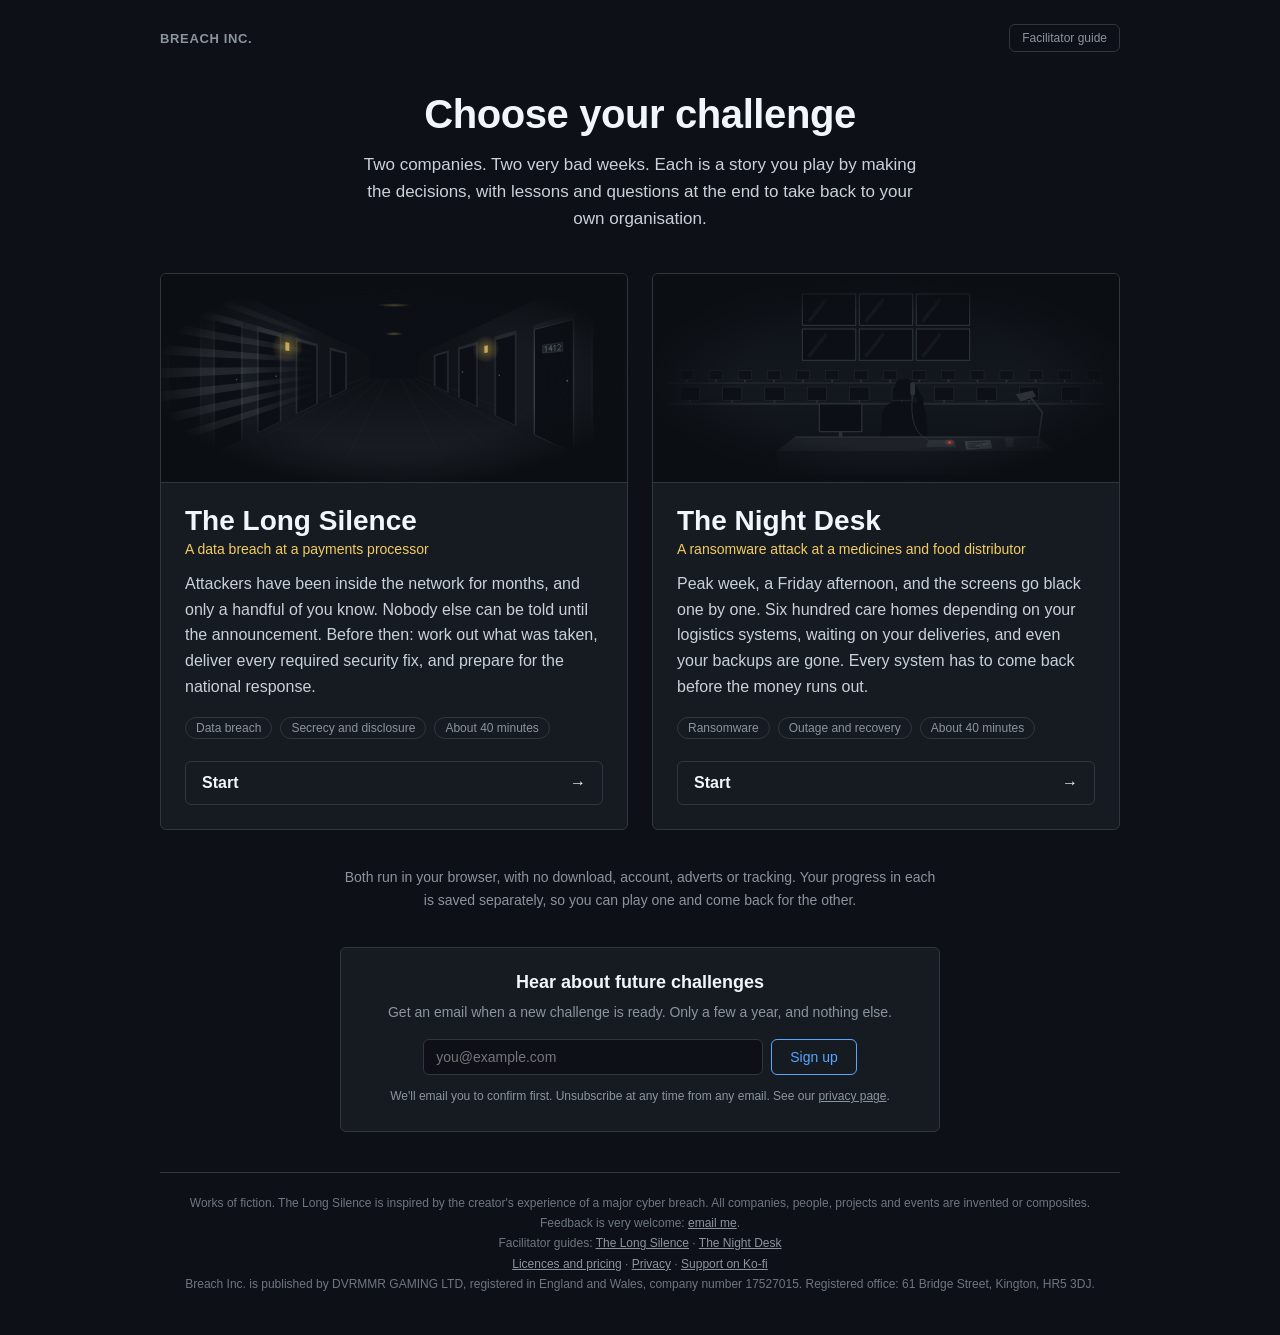
<file: index.html>
<!DOCTYPE html>
<html lang="en">
<head>
  <meta charset="utf-8">
  <meta name="viewport" content="width=device-width, initial-scale=1">
  <title>Breach Inc. | Cyber incident simulations for leaders</title>
  <meta name="description" content="Interactive cyber incident simulations for security, tech and business leaders. Make the calls through a major breach response, then take the lessons back to your own team. Written by someone who&#39;s been there.">
  <!-- Link previews (LinkedIn, Teams, Slack, WhatsApp, X) -->
  <meta property="og:type" content="website">
  <meta property="og:site_name" content="Breach Inc.">
  <meta property="og:url" content="https://breach-inc.com/">
  <meta property="og:title" content="Breach Inc.: cyber incident simulations for leaders">
  <meta property="og:description" content="Interactive cyber incident simulations for security, tech and business leaders. Make the calls through a major breach response, then take the lessons back to your own team. Written by someone who&#39;s been there.">
  <meta property="og:image" content="https://breach-inc.com/art/preview.jpg?v=4">
  <meta property="og:image:width" content="1200">
  <meta property="og:image:height" content="630">
  <meta property="og:image:alt" content="A dim hotel corridor at night, with light spilling from under the door of room 1412.">
  <meta name="twitter:card" content="summary_large_image">
  <link rel="icon" type="image/svg+xml" href="art/favicon-03-lit-door.svg?v=3">
  <style>
    /* The game's own palette: night blue, lamp gold, one red. */
    :root {
      --bg: #0d1117;
      --panel: #161b22;
      --line: #30363d;
      --text: #c9d1d9;
      --muted: #8b949e;
      --bright: #f0f6fc;
      --gold: #f2cc60;
      --red: #f85149;
      --blue: #58a6ff;
    }
    * { box-sizing: border-box; }
    body {
      background: var(--bg);
      color: var(--text);
      font-family: -apple-system, BlinkMacSystemFont, "Segoe UI", Roboto, Helvetica, Arial, sans-serif;
      margin: 0;
      padding: 24px 16px 40px;
    }
    .container { max-width: 960px; margin: 0 auto; }
    .top {
      display: flex;
      justify-content: space-between;
      align-items: center;
      margin-bottom: 40px;
    }
    .brand {
      text-decoration: none;
      font-size: 13px;
      font-weight: bold;
      color: var(--muted);
      text-transform: uppercase;
      letter-spacing: 0.05em;
    }
    .top a:not(.brand) {
      color: var(--muted);
      font-size: 12px;
      text-decoration: none;
      border: 1px solid var(--line);
      border-radius: 6px;
      padding: 6px 12px;
    }
    .top a:not(.brand):hover { color: var(--bright); border-color: var(--blue); }

    .intro { text-align: center; margin-bottom: 40px; }
    .kicker {
      font-family: ui-monospace, "SFMono-Regular", Consolas, monospace;
      font-size: 12px;
      letter-spacing: 0.3em;
      text-transform: uppercase;
      color: var(--gold);
    }
    .intro h1 {
      font-size: 40px;
      color: var(--bright);
      margin: 10px 0 14px;
      letter-spacing: -0.01em;
    }
    .intro p {
      max-width: 560px;
      margin: 0 auto;
      font-size: 17px;
      line-height: 1.6;
    }

    .files {
      display: grid;
      grid-template-columns: 1fr 1fr;
      gap: 24px;
    }
    .file {
      position: relative;
      display: flex;
      flex-direction: column;
      background: var(--panel);
      border: 1px solid var(--line);
      border-radius: 6px;
      overflow: hidden;
      color: inherit;
      text-decoration: none;
      transition: border-color 0.3s, transform 0.3s;
    }
    a.file:hover,
    a.file:focus-visible {
      border-color: var(--gold);
      transform: translateY(-3px);
      outline: none;
    }
    /* The art sits in the dark, and the lights come up when you choose it. */
    .art {
      background: #0b0f14;
      border-bottom: 1px solid var(--line);
      aspect-ratio: 800 / 360;
      overflow: hidden;
    }
    .art img {
      display: block;
      width: 100%;
      height: 100%;
      object-fit: cover;
      filter: brightness(0.9);
      transform: scale(1.04);
      transition: filter 0.6s, transform 0.8s;
    }
    /* Room 1412's light comes on when you choose it. */
    .art { position: relative; }
    .art img.lit {
      position: absolute;
      inset: 0;
      opacity: 0;
      transition: opacity 0.5s 0.15s, filter 0.6s, transform 0.8s;
    }
    a.file:hover .art img.lit,
    a.file:focus-visible .art img.lit {
      opacity: 1;
    }
    /* Phones and tablets can't hover, so the light comes on by itself,
       a moment after the page opens. */
    @media (hover: none) {
      .art img.lit { animation: lights-on 0.6s 1.5s forwards; }
    }
    @keyframes lights-on {
      to { opacity: 1; }
    }
    a.file:hover .art img,
    a.file:focus-visible .art img {
      filter: brightness(1.15);
      transform: scale(1);
    }
    .body {
      flex: 1;
      display: flex;
      flex-direction: column;
      padding: 22px 24px 24px;
    }
    .case {
      font-family: ui-monospace, "SFMono-Regular", Consolas, monospace;
      font-size: 12px;
      color: var(--muted);
      letter-spacing: 0.08em;
      display: flex;
      justify-content: space-between;
      align-items: center;
      height: 20px;
    }
    /* Pinned to the corner of the art. */
    .stamp {
      position: absolute;
      top: 14px;
      right: 14px;
      z-index: 1;
      font-family: ui-monospace, "SFMono-Regular", Consolas, monospace;
      font-size: 12px;
      background: rgba(13, 17, 23, 0.85);
      font-weight: bold;
      color: var(--red);
      border: 1.5px solid var(--red);
      border-radius: 3px;
      padding: 1px 6px;
      transform: rotate(-4deg);
      letter-spacing: 0.15em;
    }
    .file h2 {
      font-size: 28px;
      color: var(--bright);
      margin: 0 0 4px;
    }
    .setting {
      font-size: 14px;
      color: var(--gold);
      margin: 0 0 14px;
    }
    .hook {
      font-size: 16px;
      line-height: 1.6;
      margin: 0 0 18px;
    }
    .facts {
      list-style: none;
      padding: 0;
      margin: 0 0 22px;
      display: flex;
      flex-wrap: wrap;
      gap: 8px;
    }
    .facts li {
      font-size: 12px;
      color: var(--muted);
      border: 1px solid var(--line);
      border-radius: 999px;
      padding: 3px 10px;
    }
    .open {
      margin-top: auto;
      display: flex;
      justify-content: space-between;
      align-items: center;
      border: 1px solid var(--line);
      border-radius: 6px;
      padding: 12px 16px;
      font-weight: bold;
      color: var(--bright);
      transition: border-color 0.3s, background 0.3s;
    }
    .open span[aria-hidden] { transition: transform 0.3s; }
    a.file:hover .open,
    a.file:focus-visible .open {
      border-color: var(--gold);
      background: rgba(242, 204, 96, 0.08);
    }
    a.file:hover .open span[aria-hidden] { transform: translateX(4px); }

    /* Not open yet: the card stays still, and its button is greyed out. */
    .file.soon .open {
      color: var(--muted);
      border-style: dashed;
      opacity: 0.6;
      cursor: not-allowed;
    }
    .file.soon .stamp {
      color: var(--gold);
      border-color: var(--gold);
    }

    .note {
      text-align: center;
      color: var(--muted);
      font-size: 14px;
      line-height: 1.6;
      margin: 36px auto 0;
      max-width: 600px;
    }
    .signup {
      background: var(--panel);
      border: 1px solid var(--line);
      border-radius: 6px;
      margin: 36px auto 0;
      max-width: 600px;
      padding: 24px;
      text-align: center;
    }
    .signup h2 { color: var(--bright); font-size: 18px; margin: 0 0 8px; }
    .signup p { color: var(--muted); font-size: 14px; line-height: 1.6; margin: 0 0 16px; }
    .signup form { display: flex; gap: 8px; justify-content: center; flex-wrap: wrap; }
    .signup input[type="email"] {
      flex: 1 1 240px;
      max-width: 340px;
      background: var(--bg);
      border: 1px solid var(--line);
      border-radius: 6px;
      color: var(--text);
      font: inherit;
      font-size: 14px;
      padding: 9px 12px;
    }
    .signup input[type="email"]:focus { outline: none; border-color: var(--blue); }
    .signup button {
      background: transparent;
      border: 1px solid var(--blue);
      border-radius: 6px;
      color: var(--blue);
      cursor: pointer;
      font: inherit;
      font-size: 14px;
      padding: 9px 18px;
    }
    .signup button:hover, .signup button:focus-visible { background: var(--blue); color: var(--bg); }
    .signup .small { font-size: 12px; margin: 12px 0 0; }
    .signup .small a { color: var(--muted); }
    .visually-hidden { position: absolute; width: 1px; height: 1px; overflow: hidden; clip: rect(0 0 0 0); white-space: nowrap; }
    footer {
      text-align: center;
      color: #6e7681;
      font-size: 12px;
      line-height: 1.7;
      margin-top: 40px;
      border-top: 1px solid var(--line);
      padding-top: 20px;
    }
    footer a { color: var(--muted); }

    @media (max-width: 720px) {
      .files { grid-template-columns: 1fr; }
      .intro h1 { font-size: 30px; }
      .top { margin-bottom: 28px; }
    }
    @media (prefers-reduced-motion: reduce) {
      .file, .art img, .open, .open span { transition: none; }
      .art img.lit { animation-duration: 0.01s; animation-delay: 0s; }
      a.file:hover, a.file:focus-visible { transform: none; }
    }
  </style>
</head>
<body>
  <div class="container">
    <header class="top">
      <a class="brand" href="./">Breach Inc.</a>
      <a href="facilitator.html">Facilitator guide</a>
    </header>

    <section class="intro">
      <h1>Choose your challenge</h1>
      <p>Two companies. Two very bad weeks. Each is a story you play by making the decisions, with lessons and questions at the end to take back to your own organisation.</p>
    </section>

    <section class="files" aria-label="Scenarios">
      <a class="file" href="long-silence/">
        <div class="art"><img src="art/corridor_dark.svg?v=2" alt="A dim hotel corridor at night, with the door of room 1412 closed."><img class="lit" src="art/act1.svg?v=2" alt="" aria-hidden="true"></div>
        <div class="body">
          <h2>The Long Silence</h2>
          <p class="setting">A data breach at a payments processor</p>
          <p class="hook">Attackers have been inside the network for months, and only a handful of you know. Nobody else can be told until the announcement. Before then: work out what was taken, deliver every required security fix, and prepare for the national response.</p>
          <ul class="facts">
            <li>Data breach</li>
            <li>Secrecy and disclosure</li>
            <li>About 40 minutes</li>
          </ul>
          <div class="open"><span id="long-silence-go">Start</span> <span aria-hidden="true">&rarr;</span></div>
        </div>
      </a>

      <a class="file" href="night-desk/">
        <div class="art"><img src="art/night_desk_dark.svg" alt="A dark IT floor at night: every screen dead, the desk lamp off, and one person at a desk on the phone."><img class="lit" src="art/night_desk.svg" alt="" aria-hidden="true"></div>
        <div class="body">
          <h2>The Night Desk</h2>
          <p class="setting">A ransomware attack at a medicines and food distributor</p>
          <p class="hook">Peak week, a Friday afternoon, and the screens go black one by one. Six hundred care homes depending on your logistics systems, waiting on your deliveries, and even your backups are gone. Every system has to come back before the money runs out.</p>
          <ul class="facts">
            <li>Ransomware</li>
            <li>Outage and recovery</li>
            <li>About 40 minutes</li>
          </ul>
          <div class="open"><span id="night-desk-go">Start</span> <span aria-hidden="true">&rarr;</span></div>
        </div>
      </a>
    </section>

    <p class="note">Both run in your browser, with no download, account, adverts or tracking. Your progress in each is saved separately, so you can play one and come back for the other.</p>

    <section class="signup" aria-labelledby="signup-title">
      <h2 id="signup-title">Hear about future challenges</h2>
      <p>Get an email when a new challenge is ready. Only a few a year, and nothing else.</p>
      <!-- Buttondown's sign-up form: a plain form, so nothing loads from Buttondown until someone signs up. -->
      <form action="https://buttondown.com/api/emails/embed-subscribe/breach-inc" method="post" target="_blank">
        <label for="signup-email" class="visually-hidden">Email address</label>
        <input type="email" id="signup-email" name="email" placeholder="you@example.com" autocomplete="email" required>
        <input type="hidden" name="embed" value="1">
        <button type="submit">Sign up</button>
      </form>
      <p class="small">We'll email you to confirm first. Unsubscribe at any time from any email. See our <a href="privacy.html#updates">privacy page</a>.</p>
    </section>

    <footer>
      Works of fiction. The Long Silence is inspired by the creator's experience of a major cyber breach. All companies, people, projects and events are invented or composites.
      <br>Feedback is very welcome: <a href="mailto:hello@breach-inc.com?subject=Breach%20Inc.%20feedback">email me</a>.
      <br>Facilitator guides: <a href="facilitator.html">The Long Silence</a> &middot; <a href="night-desk/facilitator.html">The Night Desk</a>
      <br><a href="licence.html">Licences and pricing</a> &middot; <a href="privacy.html">Privacy</a> &middot; <a href="https://ko-fi.com/dvrmmr" target="_blank" rel="noopener noreferrer">Support on Ko-fi</a>
      <br>Breach Inc. is published by DVRMMR GAMING LTD, registered in England and Wales, company number 17527015. Registered office: 61 Bridge Street, Kington, HR5 3DJ.
    </footer>
  </div>
  <script>
    // A game in progress: offer to carry on rather than start. Each challenge
    // has its own save, and storage may be unavailable.
    [["breach-inc-save", "long-silence-go"], ["breach-inc-outage-save", "night-desk-go"]].forEach(function (game) {
      try {
        var save = JSON.parse(localStorage.getItem(game[0]));
        if (save && save.started && !save.ended) document.getElementById(game[1]).textContent = "Continue where you left off";
      } catch (e) { /* no save to read */ }
    });
  </script>
</body>
</html>
</file>
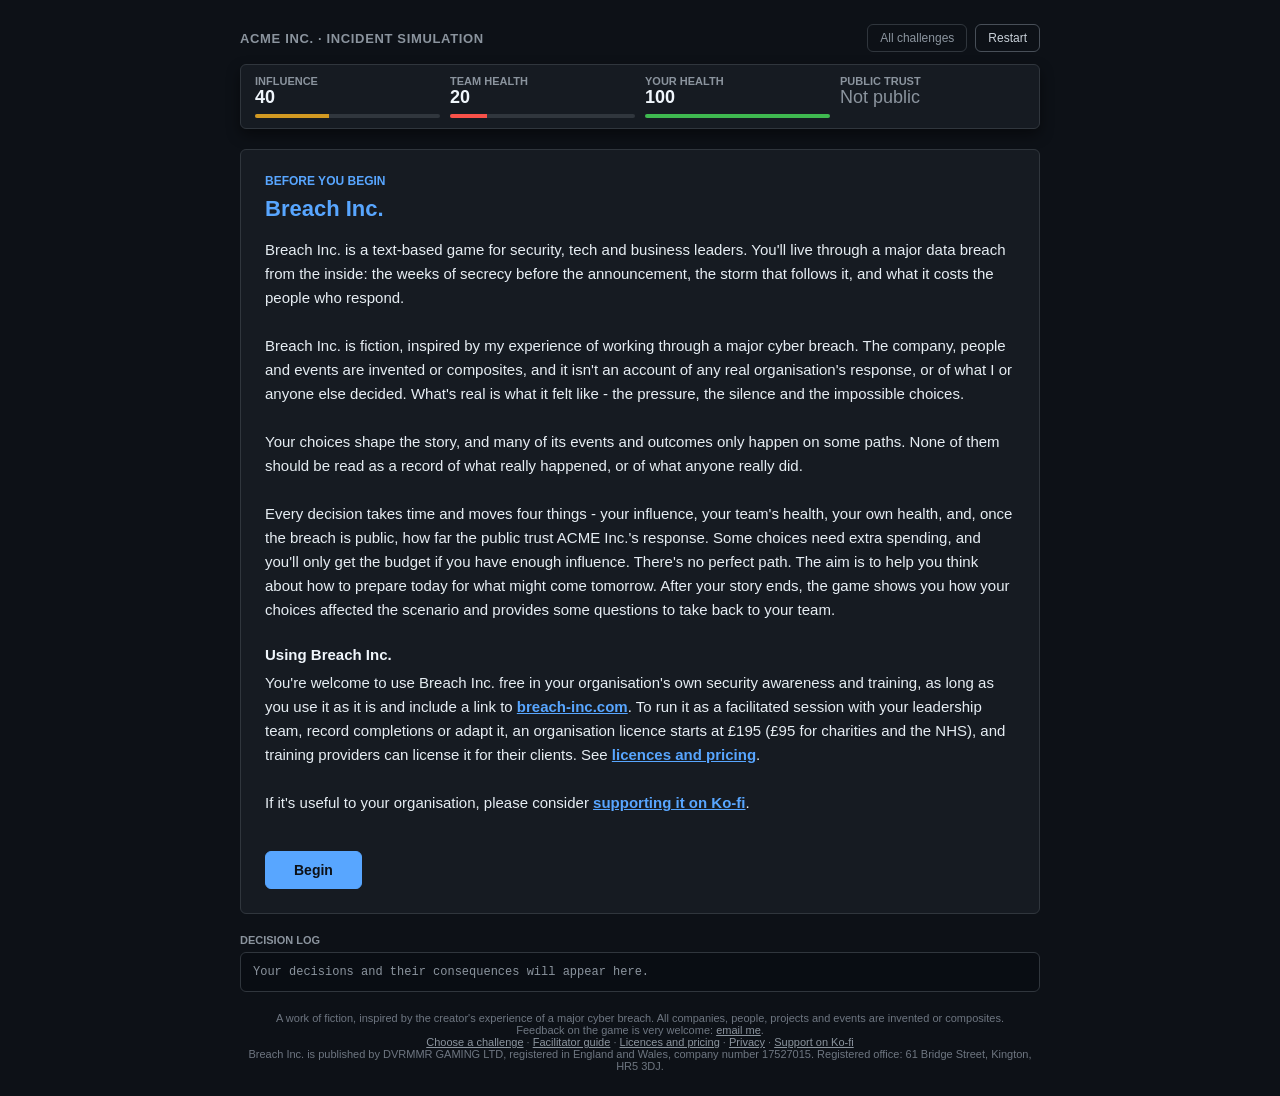
<file: long-silence/index.html>
<!DOCTYPE html>
<html lang="en">
<head>
  <meta charset="utf-8">
  <!-- The game's files are shared with the rest of the site, one level up. -->
  <base href="../">
  <meta name="viewport" content="width=device-width, initial-scale=1">
  <title>The Long Silence | Breach Inc.</title>
  <meta name="description" content="An interactive data breach simulation and security awareness exercise for security, tech and business leaders. Make the calls through a major breach response, then take the lessons back to your own team. Written by someone who&#39;s been there.">
  <!-- Link previews (LinkedIn, Teams, Slack, WhatsApp, X) -->
  <meta property="og:type" content="website">
  <meta property="og:site_name" content="Breach Inc.">
  <meta property="og:url" content="https://breach-inc.com/long-silence/">
  <meta property="og:title" content="Breach Inc.: a data breach simulation for leaders">
  <meta property="og:description" content="An interactive data breach simulation and security awareness exercise for security, tech and business leaders. Make the calls through a major breach response, then take the lessons back to your own team. Written by someone who&#39;s been there.">
  <meta property="og:image" content="https://breach-inc.com/art/preview.jpg?v=4">
  <meta property="og:image:width" content="1200">
  <meta property="og:image:height" content="630">
  <meta property="og:image:alt" content="A dim hotel corridor at night, with light spilling from under the door of room 1412.">
  <meta name="twitter:card" content="summary_large_image">
  <!-- Bump ?v= on every upload so browsers fetch the new files. -->
  <link rel="icon" type="image/svg+xml" href="art/favicon-03-lit-door.svg?v=3">
  <link rel="stylesheet" href="styles.css?v=19">
  <script src="story.js?v=30"></script>
  <script src="interludes.js?v=22"></script>
  <script src="game.js?v=29"></script>
</head>
<body>
  <div class="container">
    <header class="top">
      <div class="brand">ACME Inc. &middot; Incident Simulation</div>
      <a class="link-btn home-link" href="./">All challenges</a>
      <button type="button" id="restart" class="link-btn">Restart</button>
    </header>
    <div id="hud" class="hud" aria-label="Status"></div>
    <!-- What crawlers, and anyone without JavaScript, see. The game replaces
         it as soon as it starts, so players never see it. -->
    <main id="main" class="card" tabindex="-1" aria-live="polite">
      <h1>Breach Inc.</h1>
      <p class="narrative">An interactive data breach simulation and security awareness exercise for security, tech and business leaders. You make the decisions through a fictional company's response to a major data breach: the weeks of secrecy before the announcement, the public fallout, and what it costs the people who respond. At the end, it shows how your choices played out, with lessons and questions to take back to your own organisation.</p>
      <p class="narrative">It runs in your browser, with no download, account, adverts or tracking. JavaScript needs to be switched on to play.</p>
    </main>
    <section aria-label="Decision log">
      <div class="stat-label log-heading">Decision log</div>
      <div id="log" class="log-panel"></div>
    </section>
    <footer class="disclaimer">
      A work of fiction, inspired by the creator's experience of a major cyber breach. All companies, people, projects and events are invented or composites.
      <br>Feedback on the game is very welcome: <a href="mailto:hello@breach-inc.com?subject=Breach%20Inc.%20feedback">email me</a>.
      <br><a href="./">Choose a challenge</a> &middot; <a href="facilitator.html">Facilitator guide</a> &middot; <a href="licence.html">Licences and pricing</a> &middot; <a href="privacy.html">Privacy</a> &middot; <a href="https://ko-fi.com/dvrmmr" target="_blank" rel="noopener noreferrer">Support on Ko-fi</a>
      <br>Breach Inc. is published by DVRMMR GAMING LTD, registered in England and Wales, company number 17527015. Registered office: 61 Bridge Street, Kington, HR5 3DJ.
    </footer>
  </div>
</body>
</html>
</file>
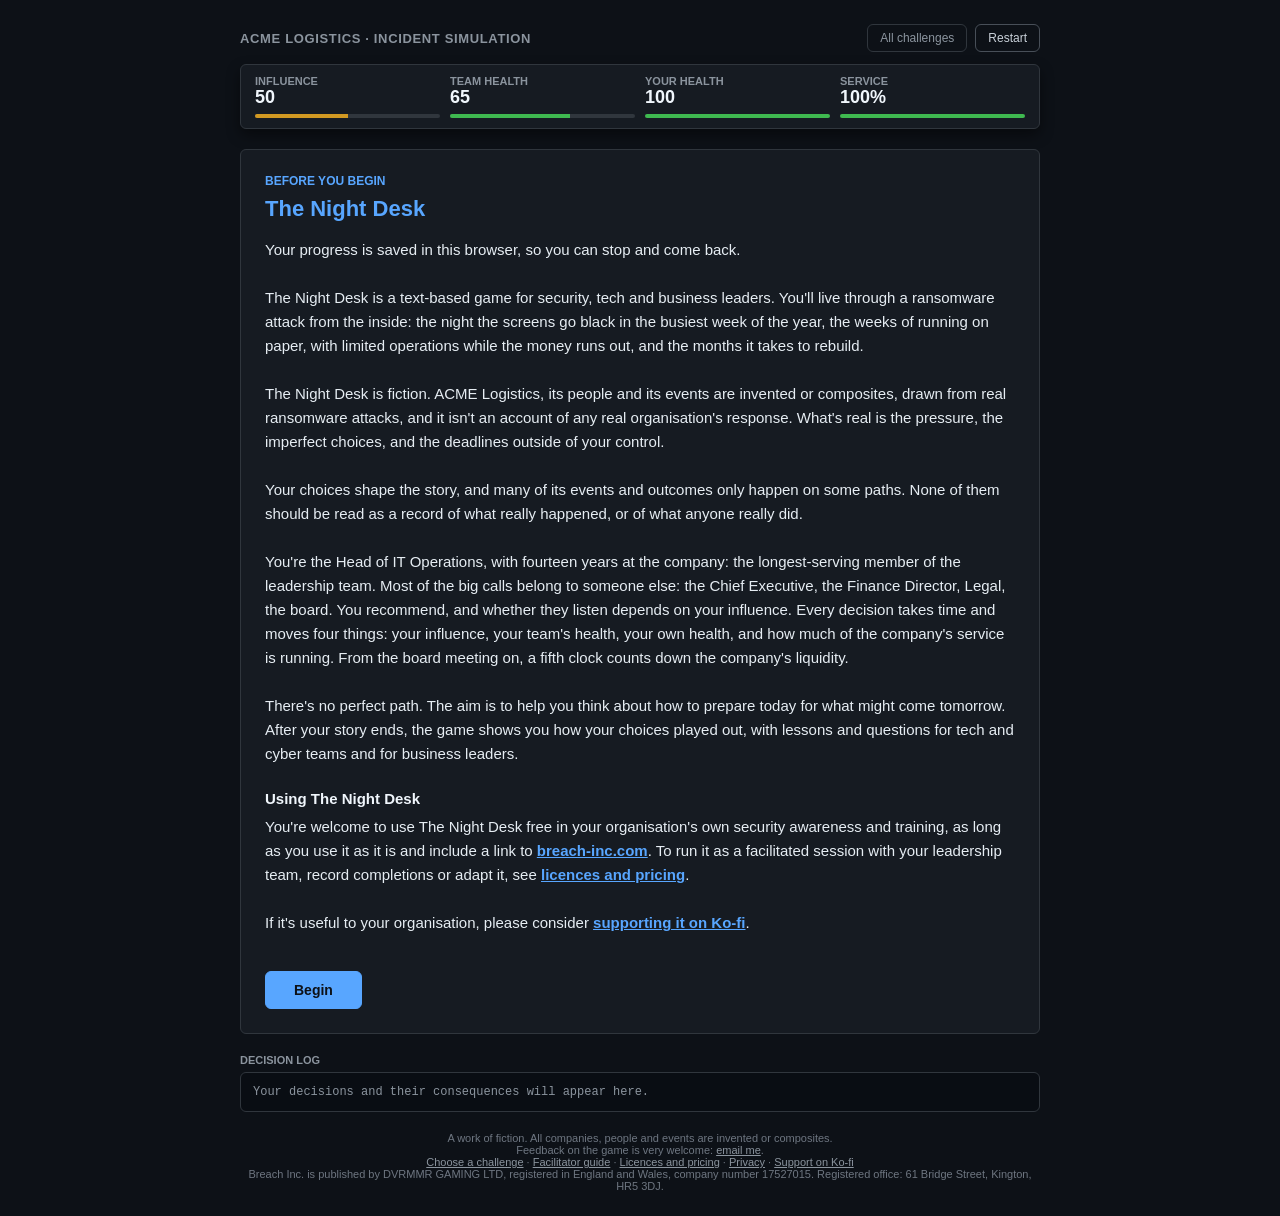
<file: night-desk/index.html>
<!DOCTYPE html>
<html lang="en">
<head>
  <meta charset="utf-8">
  <meta name="viewport" content="width=device-width, initial-scale=1">
  <title>The Night Desk | Breach Inc.</title>
  <meta name="description" content="An interactive ransomware simulation for security, tech and business leaders. Make the calls through the night the screens go black, the weeks on paper and the months it takes to come back. Free to play in your browser.">
  <!-- Link previews (LinkedIn, Teams, Slack, WhatsApp, X) -->
  <meta property="og:type" content="website">
  <meta property="og:site_name" content="Breach Inc.">
  <meta property="og:url" content="https://breach-inc.com/night-desk/">
  <meta property="og:title" content="The Night Desk: a ransomware simulation for leaders">
  <meta property="og:description" content="An interactive ransomware simulation for security, tech and business leaders. Make the calls through the night the screens go black, the weeks on paper and the months it takes to come back. Free to play in your browser.">
  <meta property="og:image" content="https://breach-inc.com/art/night-desk-preview.jpg">
  <meta property="og:image:width" content="1200">
  <meta property="og:image:height" content="630">
  <meta property="og:image:alt" content="A dark IT floor at night: every screen dead, and one person at a desk under a lamp, on the phone.">
  <meta name="twitter:card" content="summary_large_image">
  <link rel="icon" type="image/svg+xml" href="art/favicon-03-lit-door.svg">
  <!-- Bump ?v= on every upload so browsers fetch the new files. -->
  <link rel="stylesheet" href="styles.css?v=5">
  <script src="story.js?v=8"></script>
  <script src="interludes.js?v=7"></script>
  <script src="game.js?v=8"></script>
</head>
<body>
  <div class="container">
    <header class="top">
      <div class="brand">ACME Logistics &middot; Incident Simulation</div>
      <a class="link-btn home-link" href="../">All challenges</a>
      <button type="button" id="restart" class="link-btn">Restart</button>
    </header>
    <div id="hud" class="hud" aria-label="Status"></div>
    <main id="main" class="card" tabindex="-1" aria-live="polite"></main>
    <section aria-label="Decision log">
      <div class="stat-label log-heading">Decision log</div>
      <div id="log" class="log-panel"></div>
    </section>
    <footer class="disclaimer">
      A work of fiction. All companies, people and events are invented or composites.
      <br>Feedback on the game is very welcome: <a href="mailto:hello@breach-inc.com?subject=The%20Night%20Desk%20feedback">email me</a>.
      <br><a href="../">Choose a challenge</a> &middot; <a href="facilitator.html">Facilitator guide</a> &middot; <a href="../licence.html">Licences and pricing</a> &middot; <a href="../privacy.html">Privacy</a> &middot; <a href="https://ko-fi.com/dvrmmr" target="_blank" rel="noopener noreferrer">Support on Ko-fi</a>
      <br>Breach Inc. is published by DVRMMR GAMING LTD, registered in England and Wales, company number 17527015. Registered office: 61 Bridge Street, Kington, HR5 3DJ.
    </footer>
  </div>
</body>
</html>
</file>
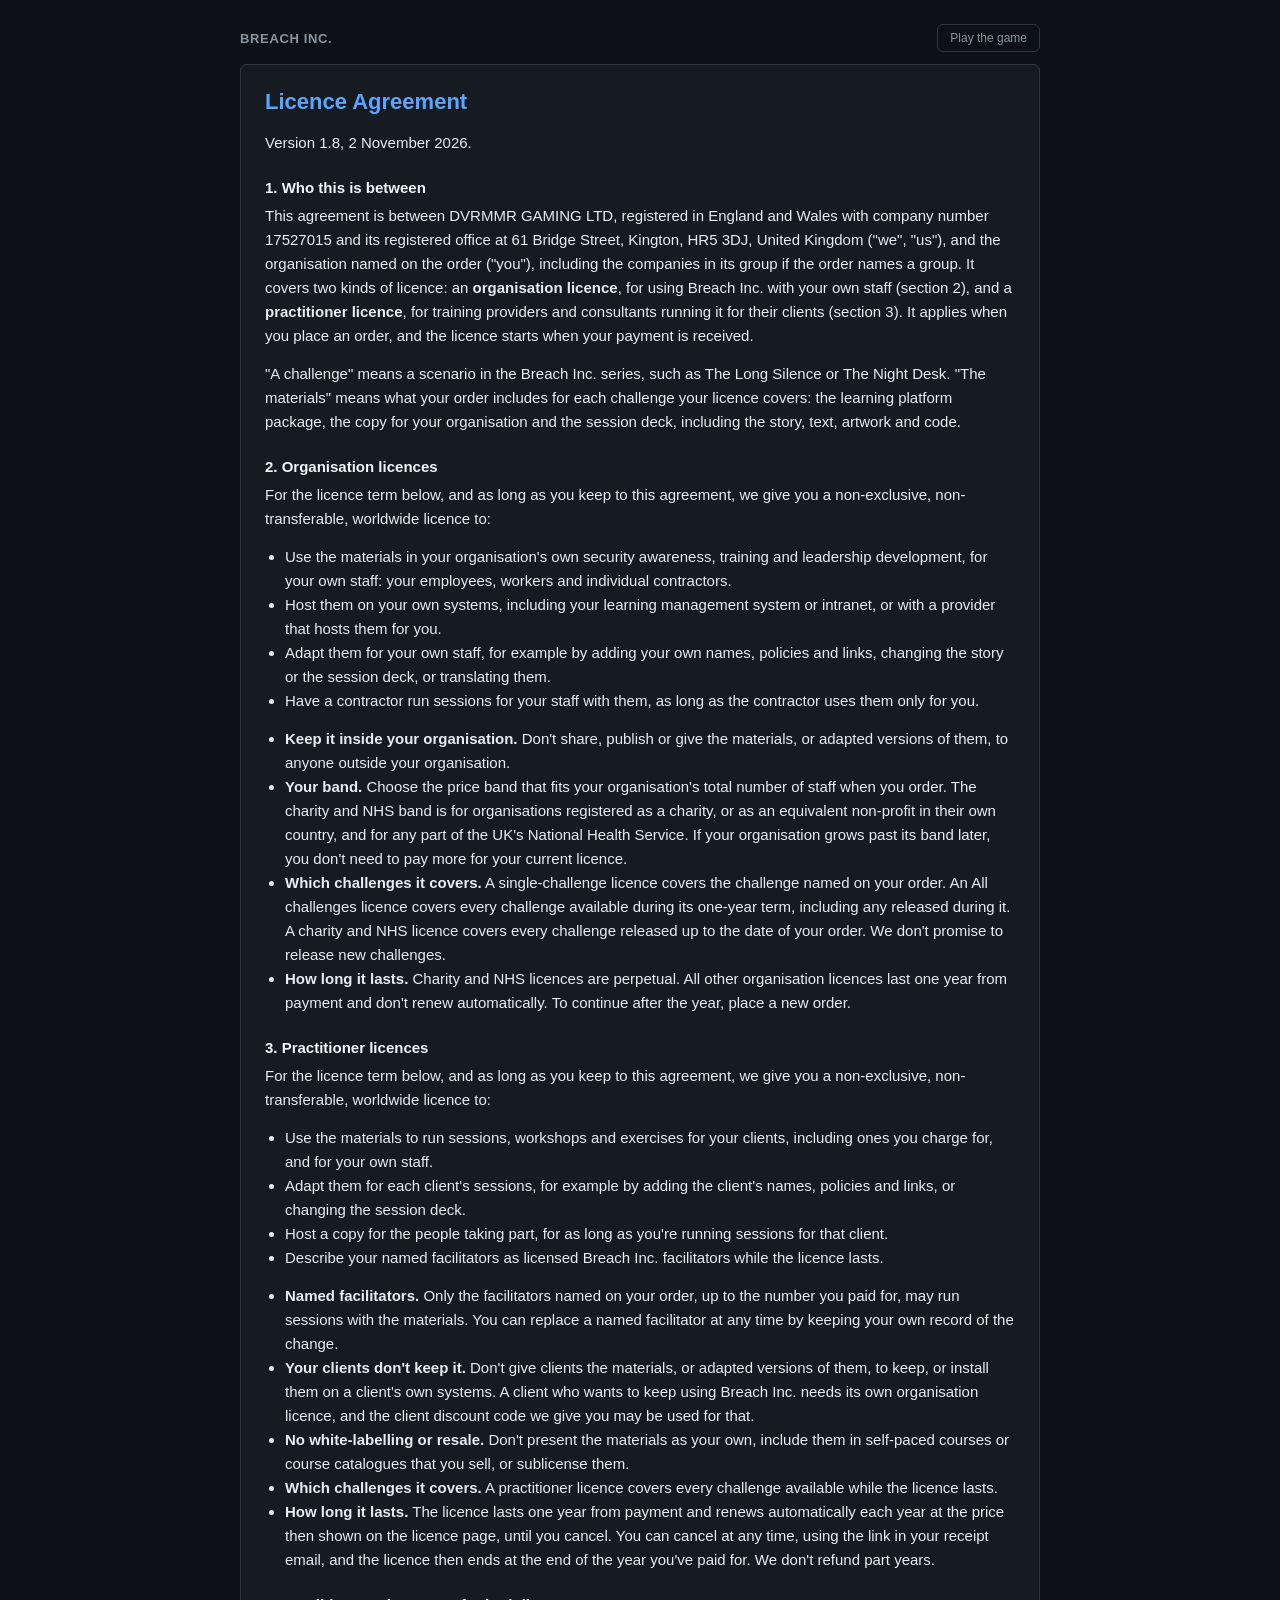
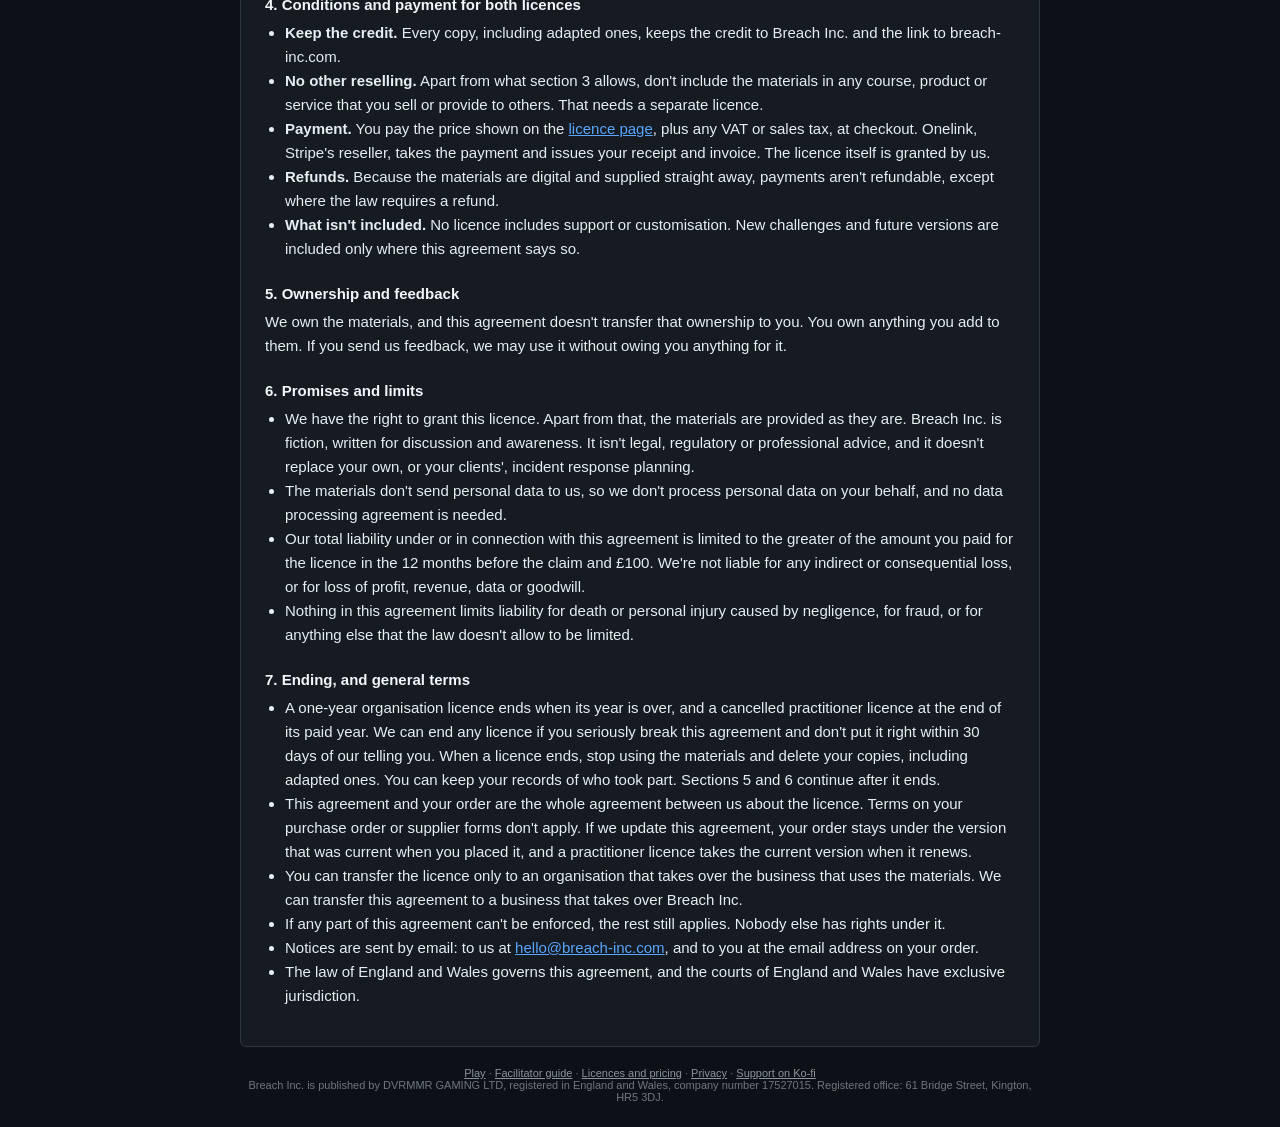
<file: agreement.html>
<!DOCTYPE html>
<html lang="en">
<head>
  <meta charset="utf-8">
  <meta name="viewport" content="width=device-width, initial-scale=1">
  <title>Licence Agreement · Breach Inc.</title>
  <meta name="description" content="The terms of the Breach Inc. organisation and practitioner licences.">
  <link rel="icon" type="image/svg+xml" href="art/favicon-03-lit-door.svg?v=3">
  <link rel="stylesheet" href="styles.css?v=16">
</head>
<body>
  <div class="container">
    <header class="top">
      <a class="brand" href="index.html">Breach Inc.</a>
      <a class="link-btn" href="index.html">Play the game</a>
    </header>
    <main class="card page">
      <h1>Licence Agreement</h1>
      <p>Version 1.8, 2 November 2026.</p>

      <h2>1. Who this is between</h2>
      <p>This agreement is between DVRMMR GAMING LTD, registered in England and Wales with company number 17527015 and its registered office at 61 Bridge Street, Kington, HR5 3DJ, United Kingdom ("we", "us"), and the organisation named on the order ("you"), including the companies in its group if the order names a group. It covers two kinds of licence: an <strong>organisation licence</strong>, for using Breach Inc. with your own staff (section 2), and a <strong>practitioner licence</strong>, for training providers and consultants running it for their clients (section 3). It applies when you place an order, and the licence starts when your payment is received.</p>
      <p>"A challenge" means a scenario in the Breach Inc. series, such as The Long Silence or The Night Desk. "The materials" means what your order includes for each challenge your licence covers: the learning platform package, the copy for your organisation and the session deck, including the story, text, artwork and code.</p>

      <h2>2. Organisation licences</h2>
      <p>For the licence term below, and as long as you keep to this agreement, we give you a non-exclusive, non-transferable, worldwide licence to:</p>
      <ul>
        <li>Use the materials in your organisation's own security awareness, training and leadership development, for your own staff: your employees, workers and individual contractors.</li>
        <li>Host them on your own systems, including your learning management system or intranet, or with a provider that hosts them for you.</li>
        <li>Adapt them for your own staff, for example by adding your own names, policies and links, changing the story or the session deck, or translating them.</li>
        <li>Have a contractor run sessions for your staff with them, as long as the contractor uses them only for you.</li>
      </ul>
      <ul>
        <li><strong>Keep it inside your organisation.</strong> Don't share, publish or give the materials, or adapted versions of them, to anyone outside your organisation.</li>
        <li><strong>Your band.</strong> Choose the price band that fits your organisation's total number of staff when you order. The charity and NHS band is for organisations registered as a charity, or as an equivalent non-profit in their own country, and for any part of the UK's National Health Service. If your organisation grows past its band later, you don't need to pay more for your current licence.</li>
        <li><strong>Which challenges it covers.</strong> A single-challenge licence covers the challenge named on your order. An All challenges licence covers every challenge available during its one-year term, including any released during it. A charity and NHS licence covers every challenge released up to the date of your order. We don't promise to release new challenges.</li>
        <li><strong>How long it lasts.</strong> Charity and NHS licences are perpetual. All other organisation licences last one year from payment and don't renew automatically. To continue after the year, place a new order.</li>
      </ul>

      <h2>3. Practitioner licences</h2>
      <p>For the licence term below, and as long as you keep to this agreement, we give you a non-exclusive, non-transferable, worldwide licence to:</p>
      <ul>
        <li>Use the materials to run sessions, workshops and exercises for your clients, including ones you charge for, and for your own staff.</li>
        <li>Adapt them for each client's sessions, for example by adding the client's names, policies and links, or changing the session deck.</li>
        <li>Host a copy for the people taking part, for as long as you're running sessions for that client.</li>
        <li>Describe your named facilitators as licensed Breach Inc. facilitators while the licence lasts.</li>
      </ul>
      <ul>
        <li><strong>Named facilitators.</strong> Only the facilitators named on your order, up to the number you paid for, may run sessions with the materials. You can replace a named facilitator at any time by keeping your own record of the change.</li>
        <li><strong>Your clients don't keep it.</strong> Don't give clients the materials, or adapted versions of them, to keep, or install them on a client's own systems. A client who wants to keep using Breach Inc. needs its own organisation licence, and the client discount code we give you may be used for that.</li>
        <li><strong>No white-labelling or resale.</strong> Don't present the materials as your own, include them in self-paced courses or course catalogues that you sell, or sublicense them.</li>
        <li><strong>Which challenges it covers.</strong> A practitioner licence covers every challenge available while the licence lasts.</li>
        <li><strong>How long it lasts.</strong> The licence lasts one year from payment and renews automatically each year at the price then shown on the licence page, until you cancel. You can cancel at any time, using the link in your receipt email, and the licence then ends at the end of the year you've paid for. We don't refund part years.</li>
      </ul>

      <h2>4. Conditions and payment for both licences</h2>
      <ul>
        <li><strong>Keep the credit.</strong> Every copy, including adapted ones, keeps the credit to Breach Inc. and the link to breach-inc.com.</li>
        <li><strong>No other reselling.</strong> Apart from what section 3 allows, don't include the materials in any course, product or service that you sell or provide to others. That needs a separate licence.</li>
        <li><strong>Payment.</strong> You pay the price shown on the <a href="licence.html">licence page</a>, plus any VAT or sales tax, at checkout. Onelink, Stripe's reseller, takes the payment and issues your receipt and invoice. The licence itself is granted by us.</li>
        <li><strong>Refunds.</strong> Because the materials are digital and supplied straight away, payments aren't refundable, except where the law requires a refund.</li>
        <li><strong>What isn't included.</strong> No licence includes support or customisation. New challenges and future versions are included only where this agreement says so.</li>
      </ul>

      <h2>5. Ownership and feedback</h2>
      <p>We own the materials, and this agreement doesn't transfer that ownership to you. You own anything you add to them. If you send us feedback, we may use it without owing you anything for it.</p>

      <h2>6. Promises and limits</h2>
      <ul>
        <li>We have the right to grant this licence. Apart from that, the materials are provided as they are. Breach Inc. is fiction, written for discussion and awareness. It isn't legal, regulatory or professional advice, and it doesn't replace your own, or your clients', incident response planning.</li>
        <li>The materials don't send personal data to us, so we don't process personal data on your behalf, and no data processing agreement is needed.</li>
        <li>Our total liability under or in connection with this agreement is limited to the greater of the amount you paid for the licence in the 12 months before the claim and &pound;100. We're not liable for any indirect or consequential loss, or for loss of profit, revenue, data or goodwill.</li>
        <li>Nothing in this agreement limits liability for death or personal injury caused by negligence, for fraud, or for anything else that the law doesn't allow to be limited.</li>
      </ul>

      <h2>7. Ending, and general terms</h2>
      <ul>
        <li>A one-year organisation licence ends when its year is over, and a cancelled practitioner licence at the end of its paid year. We can end any licence if you seriously break this agreement and don't put it right within 30 days of our telling you. When a licence ends, stop using the materials and delete your copies, including adapted ones. You can keep your records of who took part. Sections 5 and 6 continue after it ends.</li>
        <li>This agreement and your order are the whole agreement between us about the licence. Terms on your purchase order or supplier forms don't apply. If we update this agreement, your order stays under the version that was current when you placed it, and a practitioner licence takes the current version when it renews.</li>
        <li>You can transfer the licence only to an organisation that takes over the business that uses the materials. We can transfer this agreement to a business that takes over Breach Inc.</li>
        <li>If any part of this agreement can't be enforced, the rest still applies. Nobody else has rights under it.</li>
        <li>Notices are sent by email: to us at <a href="mailto:hello@breach-inc.com">hello@breach-inc.com</a>, and to you at the email address on your order.</li>
        <li>The law of England and Wales governs this agreement, and the courts of England and Wales have exclusive jurisdiction.</li>
      </ul>
    </main>
    <footer class="disclaimer">
      <a href="index.html">Play</a> &middot; <a href="facilitator.html">Facilitator guide</a> &middot; <a href="licence.html">Licences and pricing</a> &middot; <a href="privacy.html">Privacy</a> &middot; <a href="https://ko-fi.com/dvrmmr" target="_blank" rel="noopener noreferrer">Support on Ko-fi</a>
      <br>Breach Inc. is published by DVRMMR GAMING LTD, registered in England and Wales, company number 17527015. Registered office: 61 Bridge Street, Kington, HR5 3DJ.
    </footer>
  </div>
</body>
</html>
</file>
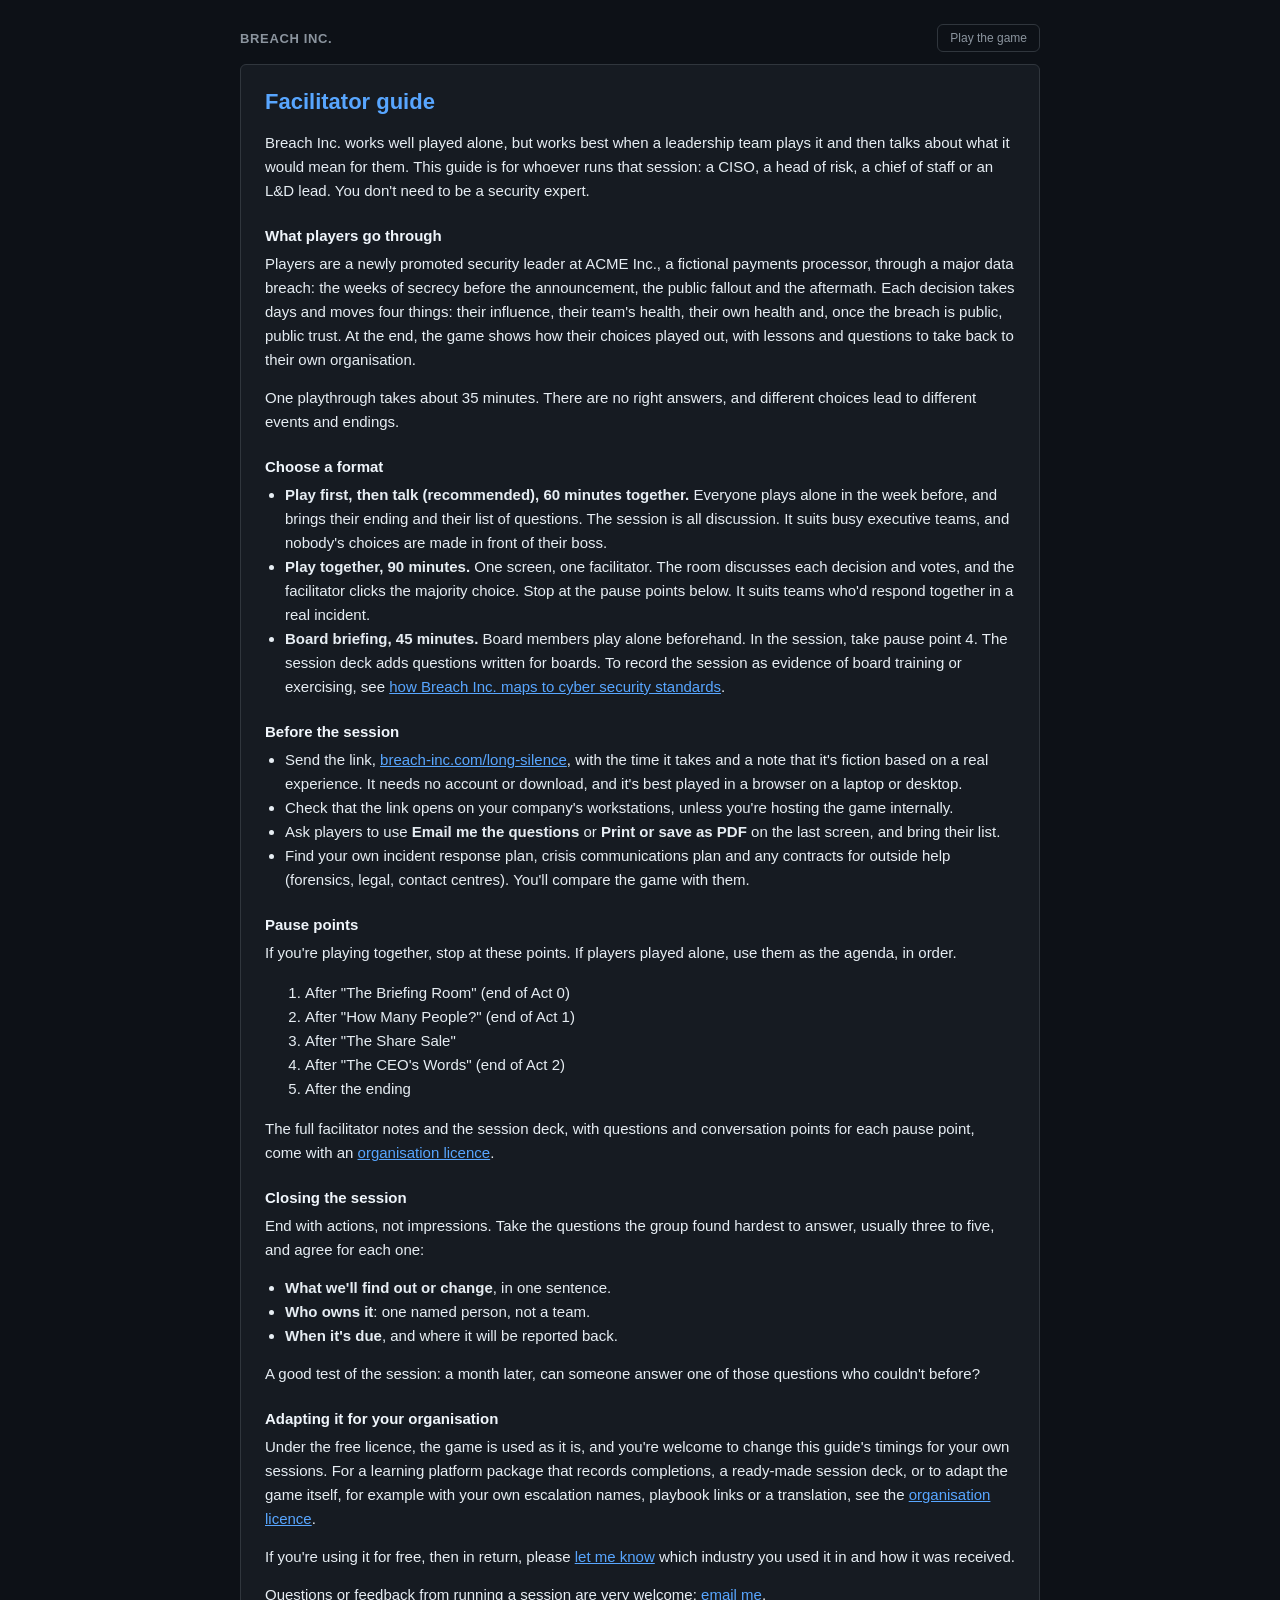
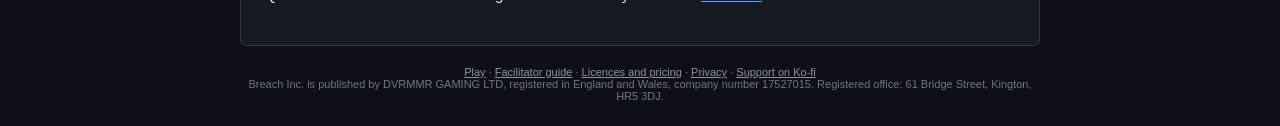
<file: facilitator.html>
<!DOCTYPE html>
<html lang="en">
<head>
  <meta charset="utf-8">
  <meta name="viewport" content="width=device-width, initial-scale=1">
  <title>Facilitator guide · Breach Inc.</title>
  <meta name="description" content="How to run Breach Inc. as a workshop for a leadership team: session plans, pause points, discussion prompts and an action list.">
  <link rel="icon" type="image/svg+xml" href="art/favicon-03-lit-door.svg?v=3">
  <link rel="stylesheet" href="styles.css?v=16">
</head>
<body>
  <div class="container">
    <header class="top">
      <a class="brand" href="index.html">Breach Inc.</a>
      <a class="link-btn" href="index.html">Play the game</a>
    </header>
    <main class="card page">
      <h1>Facilitator guide</h1>
      <p>Breach Inc. works well played alone, but works best when a leadership team plays it and then talks about what it would mean for them. This guide is for whoever runs that session: a CISO, a head of risk, a chief of staff or an L&amp;D lead. You don't need to be a security expert.</p>

      <h2>What players go through</h2>
      <p>Players are a newly promoted security leader at ACME Inc., a fictional payments processor, through a major data breach: the weeks of secrecy before the announcement, the public fallout and the aftermath. Each decision takes days and moves four things: their influence, their team's health, their own health and, once the breach is public, public trust. At the end, the game shows how their choices played out, with lessons and questions to take back to their own organisation.</p>
      <p>One playthrough takes about 35 minutes. There are no right answers, and different choices lead to different events and endings.</p>

      <h2>Choose a format</h2>
      <ul>
        <li><strong>Play first, then talk (recommended), 60 minutes together.</strong> Everyone plays alone in the week before, and brings their ending and their list of questions. The session is all discussion. It suits busy executive teams, and nobody's choices are made in front of their boss.</li>
        <li><strong>Play together, 90 minutes.</strong> One screen, one facilitator. The room discusses each decision and votes, and the facilitator clicks the majority choice. Stop at the pause points below. It suits teams who'd respond together in a real incident.</li>
        <li><strong>Board briefing, 45 minutes.</strong> Board members play alone beforehand. In the session, take pause point 4. The session deck adds questions written for boards. To record the session as evidence of board training or exercising, see <a href="standards.html">how Breach Inc. maps to cyber security standards</a>.</li>
      </ul>

      <h2>Before the session</h2>
      <ul>
        <li>Send the link, <a href="https://breach-inc.com/long-silence/">breach-inc.com/long-silence</a>, with the time it takes and a note that it's fiction based on a real experience. It needs no account or download, and it's best played in a browser on a laptop or desktop.</li>
        <li>Check that the link opens on your company's workstations, unless you're hosting the game internally.</li>
        <li>Ask players to use <strong>Email me the questions</strong> or <strong>Print or save as PDF</strong> on the last screen, and bring their list.</li>
        <li>Find your own incident response plan, crisis communications plan and any contracts for outside help (forensics, legal, contact centres). You'll compare the game with them.</li>
      </ul>

      <h2>Pause points</h2>
      <p>If you're playing together, stop at these points. If players played alone, use them as the agenda, in order.</p>

      <ol>
        <li>After "The Briefing Room" (end of Act 0)</li>
        <li>After "How Many People?" (end of Act 1)</li>
        <li>After "The Share Sale"</li>
        <li>After "The CEO's Words" (end of Act 2)</li>
        <li>After the ending</li>
      </ol>
      <p>The full facilitator notes and the session deck, with questions and conversation points for each pause point, come with an <a href="licence.html#organisation">organisation licence</a>.</p>

      <h2>Closing the session</h2>
      <p>End with actions, not impressions. Take the questions the group found hardest to answer, usually three to five, and agree for each one:</p>
      <ul>
        <li><strong>What we'll find out or change</strong>, in one sentence.</li>
        <li><strong>Who owns it</strong>: one named person, not a team.</li>
        <li><strong>When it's due</strong>, and where it will be reported back.</li>
      </ul>
      <p>A good test of the session: a month later, can someone answer one of those questions who couldn't before?</p>

      <h2>Adapting it for your organisation</h2>
      <p>Under the free licence, the game is used as it is, and you're welcome to change this guide's timings for your own sessions. For a learning platform package that records completions, a ready-made session deck, or to adapt the game itself, for example with your own escalation names, playbook links or a translation, see the <a href="licence.html#organisation">organisation licence</a>.</p>
      <p>If you're using it for free, then in return, please <a href="mailto:hello@breach-inc.com?subject=How%20we%20used%20Breach%20Inc.">let me know</a> which industry you used it in and how it was received.</p>
      <p>Questions or feedback from running a session are very welcome: <a href="mailto:hello@breach-inc.com?subject=Breach%20Inc.%20facilitator%20guide">email me</a>.</p>
    </main>
    <footer class="disclaimer">
      <a href="index.html">Play</a> &middot; <a href="facilitator.html">Facilitator guide</a> &middot; <a href="licence.html">Licences and pricing</a> &middot; <a href="privacy.html">Privacy</a> &middot; <a href="https://ko-fi.com/dvrmmr" target="_blank" rel="noopener noreferrer">Support on Ko-fi</a>
      <br>Breach Inc. is published by DVRMMR GAMING LTD, registered in England and Wales, company number 17527015. Registered office: 61 Bridge Street, Kington, HR5 3DJ.
    </footer>
  </div>
</body>
</html>
</file>
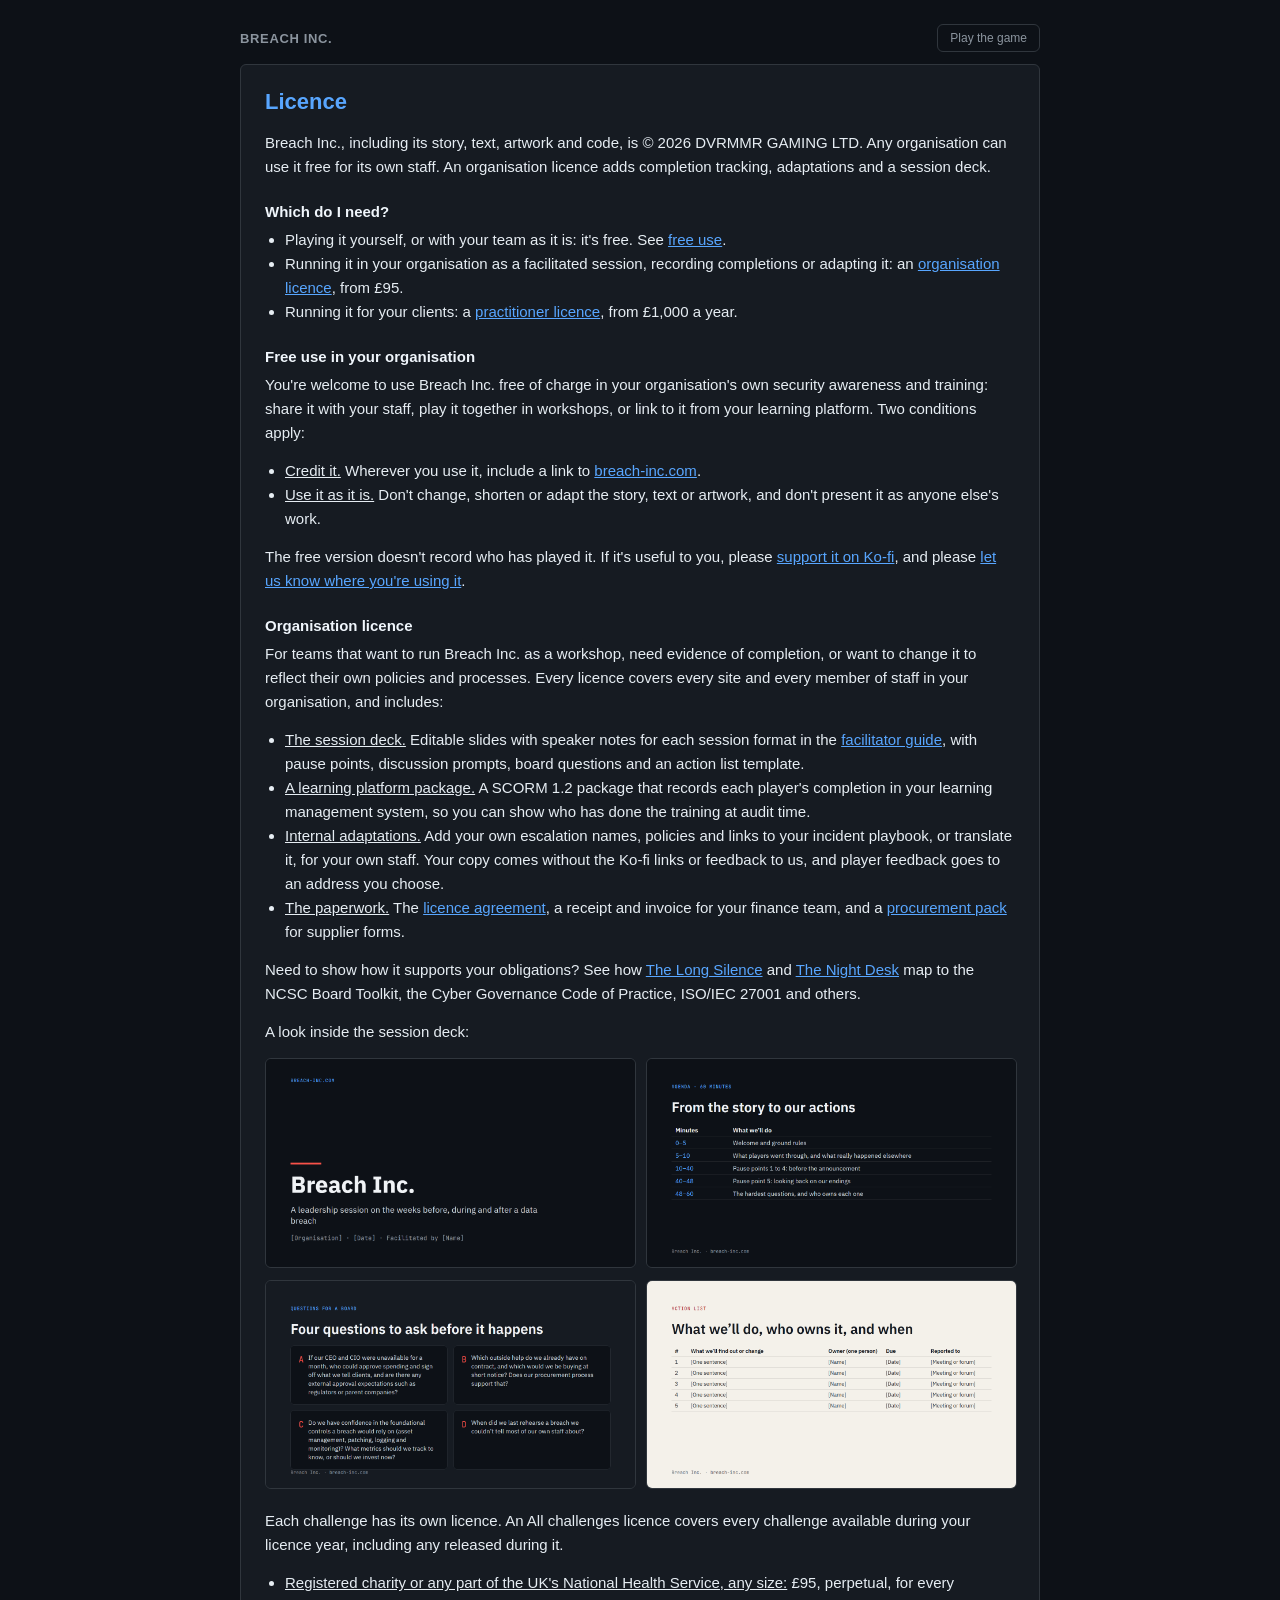
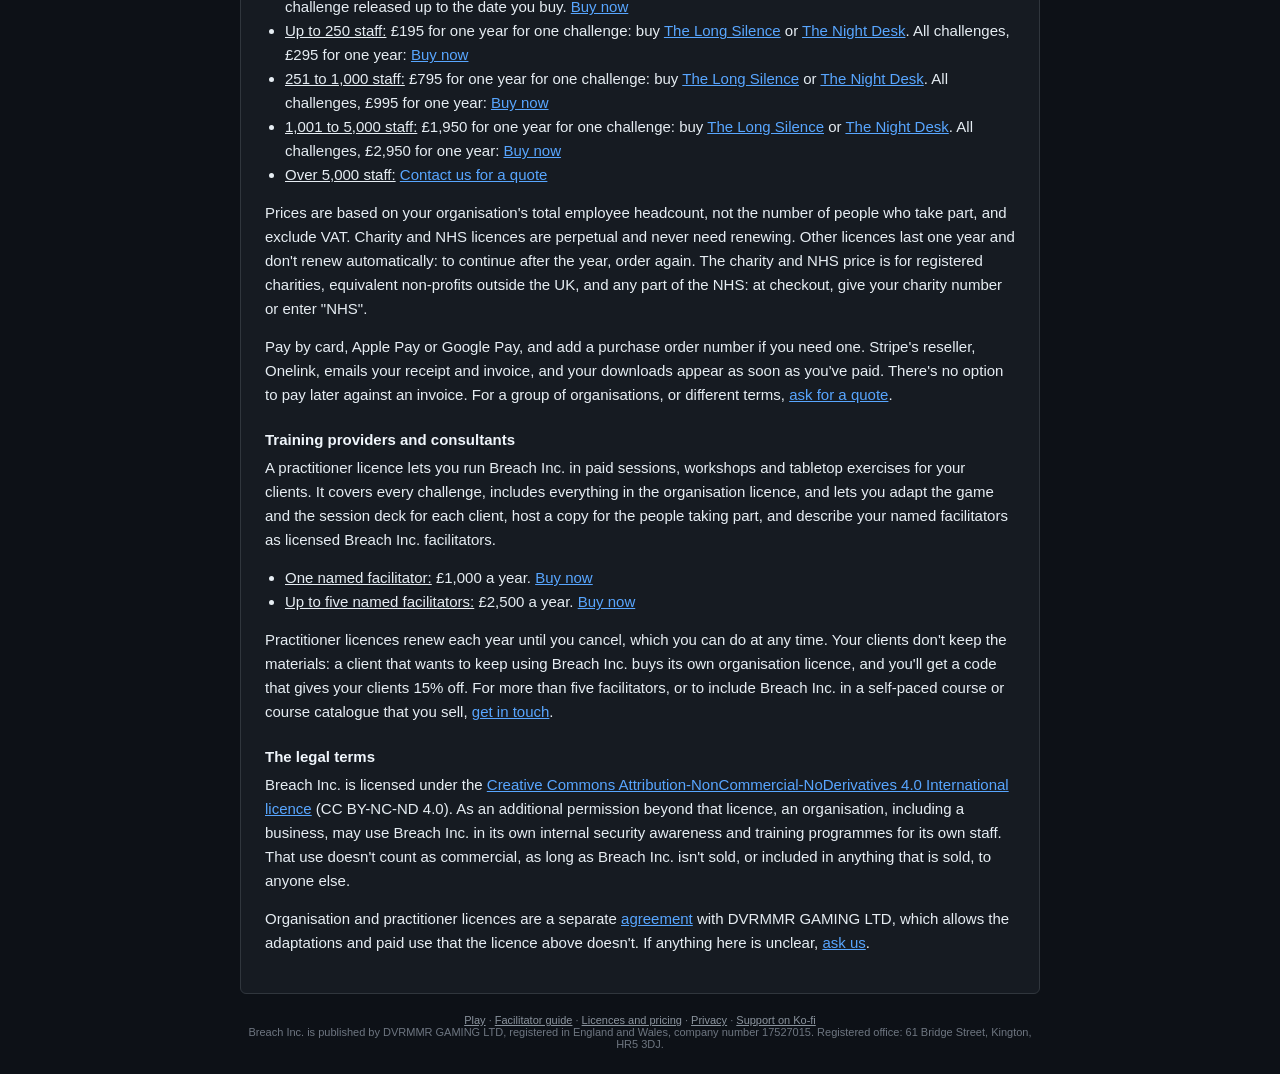
<file: licence.html>
<!DOCTYPE html>
<html lang="en">
<head>
  <meta charset="utf-8">
  <meta name="viewport" content="width=device-width, initial-scale=1">
  <title>Licence · Breach Inc.</title>
  <meta name="description" content="How Breach Inc. may be used, including in security awareness programmes.">
  <link rel="icon" type="image/svg+xml" href="art/favicon-03-lit-door.svg?v=3">
  <link rel="stylesheet" href="styles.css?v=16">
</head>
<body>
  <div class="container">
    <header class="top">
      <a class="brand" href="index.html">Breach Inc.</a>
      <a class="link-btn" href="index.html">Play the game</a>
    </header>
    <main class="card page">
      <h1>Licence</h1>
      <p>Breach Inc., including its story, text, artwork and code, is &copy; 2026 DVRMMR GAMING LTD. Any organisation can use it free for its own staff. An organisation licence adds completion tracking, adaptations and a session deck.</p>

      <h2>Which do I need?</h2>
      <ul>
        <li>Playing it yourself, or with your team as it is: it's free. See <a href="#free">free use</a>.</li>
        <li>Running it in your organisation as a facilitated session, recording completions or adapting it: an <a href="#organisation">organisation licence</a>, from &pound;95.</li>
        <li>Running it for your clients: a <a href="#practitioner">practitioner licence</a>, from &pound;1,000 a year.</li>
      </ul>

      <h2 id="free">Free use in your organisation</h2>
      <p>You're welcome to use Breach Inc. free of charge in your organisation's own security awareness and training: share it with your staff, play it together in workshops, or link to it from your learning platform. Two conditions apply:</p>
      <ul>
        <li><u>Credit it.</u> Wherever you use it, include a link to <a href="https://breach-inc.com/">breach-inc.com</a>.</li>
        <li><u>Use it as it is.</u> Don't change, shorten or adapt the story, text or artwork, and don't present it as anyone else's work.</li>
      </ul>
      <p>The free version doesn't record who has played it. If it's useful to you, please <a href="https://ko-fi.com/dvrmmr" target="_blank" rel="noopener noreferrer">support it on Ko-fi</a>, and please <a href="mailto:hello@breach-inc.com?subject=Where%20we%27re%20using%20Breach%20Inc.">let us know where you're using it</a>.</p>

      <h2 id="organisation">Organisation licence</h2>
      <p>For teams that want to run Breach Inc. as a workshop, need evidence of completion, or want to change it to reflect their own policies and processes. Every licence covers every site and every member of staff in your organisation, and includes:</p>
      <ul>
        <li><u>The session deck.</u> Editable slides with speaker notes for each session format in the <a href="facilitator.html">facilitator guide</a>, with pause points, discussion prompts, board questions and an action list template.</li>
        <li><u>A learning platform package.</u> A SCORM 1.2 package that records each player's completion in your learning management system, so you can show who has done the training at audit time.</li>
        <li><u>Internal adaptations.</u> Add your own escalation names, policies and links to your incident playbook, or translate it, for your own staff. Your copy comes without the Ko-fi links or feedback to us, and player feedback goes to an address you choose.</li>
        <li><u>The paperwork.</u> The <a href="agreement.html">licence agreement</a>, a receipt and invoice for your finance team, and a <a href="procurement.html">procurement pack</a> for supplier forms.</li>
      </ul>
      <p>Need to show how it supports your obligations? See how <a href="standards.html">The Long Silence</a> and <a href="night-desk/standards.html">The Night Desk</a> map to the NCSC Board Toolkit, the Cyber Governance Code of Practice, ISO/IEC 27001 and others.</p>
      <p>A look inside the session deck:</p>
      <div class="deck-preview">
        <img src="art/deck-01-cover.png" width="1280" height="720" loading="lazy" alt="Session deck cover: Breach Inc., a leadership session on the weeks before, during and after a data breach.">
        <img src="art/deck-04-agenda.png" width="1280" height="720" loading="lazy" alt="Agenda slide: a 60-minute session from the story to our actions, with timings for each part.">
        <img src="art/deck-13-board.png?v=2" width="1280" height="720" loading="lazy" alt="Questions for a board: four questions to ask before a breach happens.">
        <img src="art/deck-16-actions.png" width="1280" height="720" loading="lazy" alt="Action list slide: what we'll do, who owns it, when it's due and where it's reported.">
      </div>
      <p>Each challenge has its own licence. An All challenges licence covers every challenge available during your licence year, including any released during it.</p>
      <ul>
        <li><u>Registered charity or any part of the UK's National Health Service, any size:</u> &pound;95, perpetual, for every challenge released up to the date you buy. <a href="https://buy.stripe.com/3cIdR96Nf0hz6dO2mZc7u0j">Buy now</a></li>
        <li><u>Up to 250 staff:</u> &pound;195 for one year for one challenge: buy <a href="https://buy.stripe.com/4gMfZh3B30hzfOod1Dc7u0a">The Long Silence</a> or <a href="https://buy.stripe.com/6oU8wP8Vn2pHgSs5zbc7u0d">The Night Desk</a>. All challenges, &pound;295 for one year: <a href="https://buy.stripe.com/6oUeVdc7z2pH8lW7Hjc7u0g">Buy now</a></li>
        <li><u>251 to 1,000 staff:</u> &pound;795 for one year for one challenge: buy <a href="https://buy.stripe.com/14A8wP7Rj3tL0Tu6Dfc7u0b">The Long Silence</a> or <a href="https://buy.stripe.com/8x2fZhgnPc0h0Tu7Hjc7u0e">The Night Desk</a>. All challenges, &pound;995 for one year: <a href="https://buy.stripe.com/3cI28rb3v9S96dO6Dfc7u0h">Buy now</a></li>
        <li><u>1,001 to 5,000 staff:</u> &pound;1,950 for one year for one challenge: buy <a href="https://buy.stripe.com/7sY9ATdbD6FXau42mZc7u0c">The Long Silence</a> or <a href="https://buy.stripe.com/9B69AT1sV1lD6dOf9Lc7u0f">The Night Desk</a>. All challenges, &pound;2,950 for one year: <a href="https://buy.stripe.com/aFa00j7Rj9S96dO5zbc7u0i">Buy now</a></li>
        <li><u>Over 5,000 staff:</u> <a href="mailto:hello@breach-inc.com?subject=Breach%20Inc.%20licensing">Contact us for a quote</a></li>
      </ul>
      <p>Prices are based on your organisation's total employee headcount, not the number of people who take part, and exclude VAT. Charity and NHS licences are perpetual and never need renewing. Other licences last one year and don't renew automatically: to continue after the year, order again. The charity and NHS price is for registered charities, equivalent non-profits outside the UK, and any part of the NHS: at checkout, give your charity number or enter "NHS".</p>
      <p>Pay by card, Apple Pay or Google Pay, and add a purchase order number if you need one. Stripe's reseller, Onelink, emails your receipt and invoice, and your downloads appear as soon as you've paid. There's no option to pay later against an invoice. For a group of organisations, or different terms, <a href="mailto:hello@breach-inc.com?subject=Breach%20Inc.%20licensing">ask for a quote</a>.</p>

      <h2 id="practitioner">Training providers and consultants</h2>
      <p>A practitioner licence lets you run Breach Inc. in paid sessions, workshops and tabletop exercises for your clients. It covers every challenge, includes everything in the organisation licence, and lets you adapt the game and the session deck for each client, host a copy for the people taking part, and describe your named facilitators as licensed Breach Inc. facilitators.</p>
      <ul>
        <li><u>One named facilitator:</u> &pound;1,000 a year. <a href="https://buy.stripe.com/dRmfZh1sVe8p0Tu2mZc7u07">Buy now</a></li>
        <li><u>Up to five named facilitators:</u> &pound;2,500 a year. <a href="https://buy.stripe.com/14A28rfjL1lD1Xy1iVc7u08">Buy now</a></li>
      </ul>
      <p>Practitioner licences renew each year until you cancel, which you can do at any time. Your clients don't keep the materials: a client that wants to keep using Breach Inc. buys its own organisation licence, and you'll get a code that gives your clients 15% off. For more than five facilitators, or to include Breach Inc. in a self-paced course or course catalogue that you sell, <a href="mailto:hello@breach-inc.com?subject=Breach%20Inc.%20licensing">get in touch</a>.</p>

      <h2>The legal terms</h2>
      <p>Breach Inc. is licensed under the <a href="https://creativecommons.org/licenses/by-nc-nd/4.0/" target="_blank" rel="noopener noreferrer">Creative Commons Attribution-NonCommercial-NoDerivatives 4.0 International licence</a> (CC BY-NC-ND 4.0). As an additional permission beyond that licence, an organisation, including a business, may use Breach Inc. in its own internal security awareness and training programmes for its own staff. That use doesn't count as commercial, as long as Breach Inc. isn't sold, or included in anything that is sold, to anyone else.</p>
      <p>Organisation and practitioner licences are a separate <a href="agreement.html">agreement</a> with DVRMMR GAMING LTD, which allows the adaptations and paid use that the licence above doesn't. If anything here is unclear, <a href="mailto:hello@breach-inc.com?subject=Breach%20Inc.%20licensing">ask us</a>.</p>
    </main>
    <footer class="disclaimer">
      <a href="index.html">Play</a> &middot; <a href="facilitator.html">Facilitator guide</a> &middot; <a href="licence.html">Licences and pricing</a> &middot; <a href="privacy.html">Privacy</a> &middot; <a href="https://ko-fi.com/dvrmmr" target="_blank" rel="noopener noreferrer">Support on Ko-fi</a>
      <br>Breach Inc. is published by DVRMMR GAMING LTD, registered in England and Wales, company number 17527015. Registered office: 61 Bridge Street, Kington, HR5 3DJ.
    </footer>
  </div>
</body>
</html>
</file>
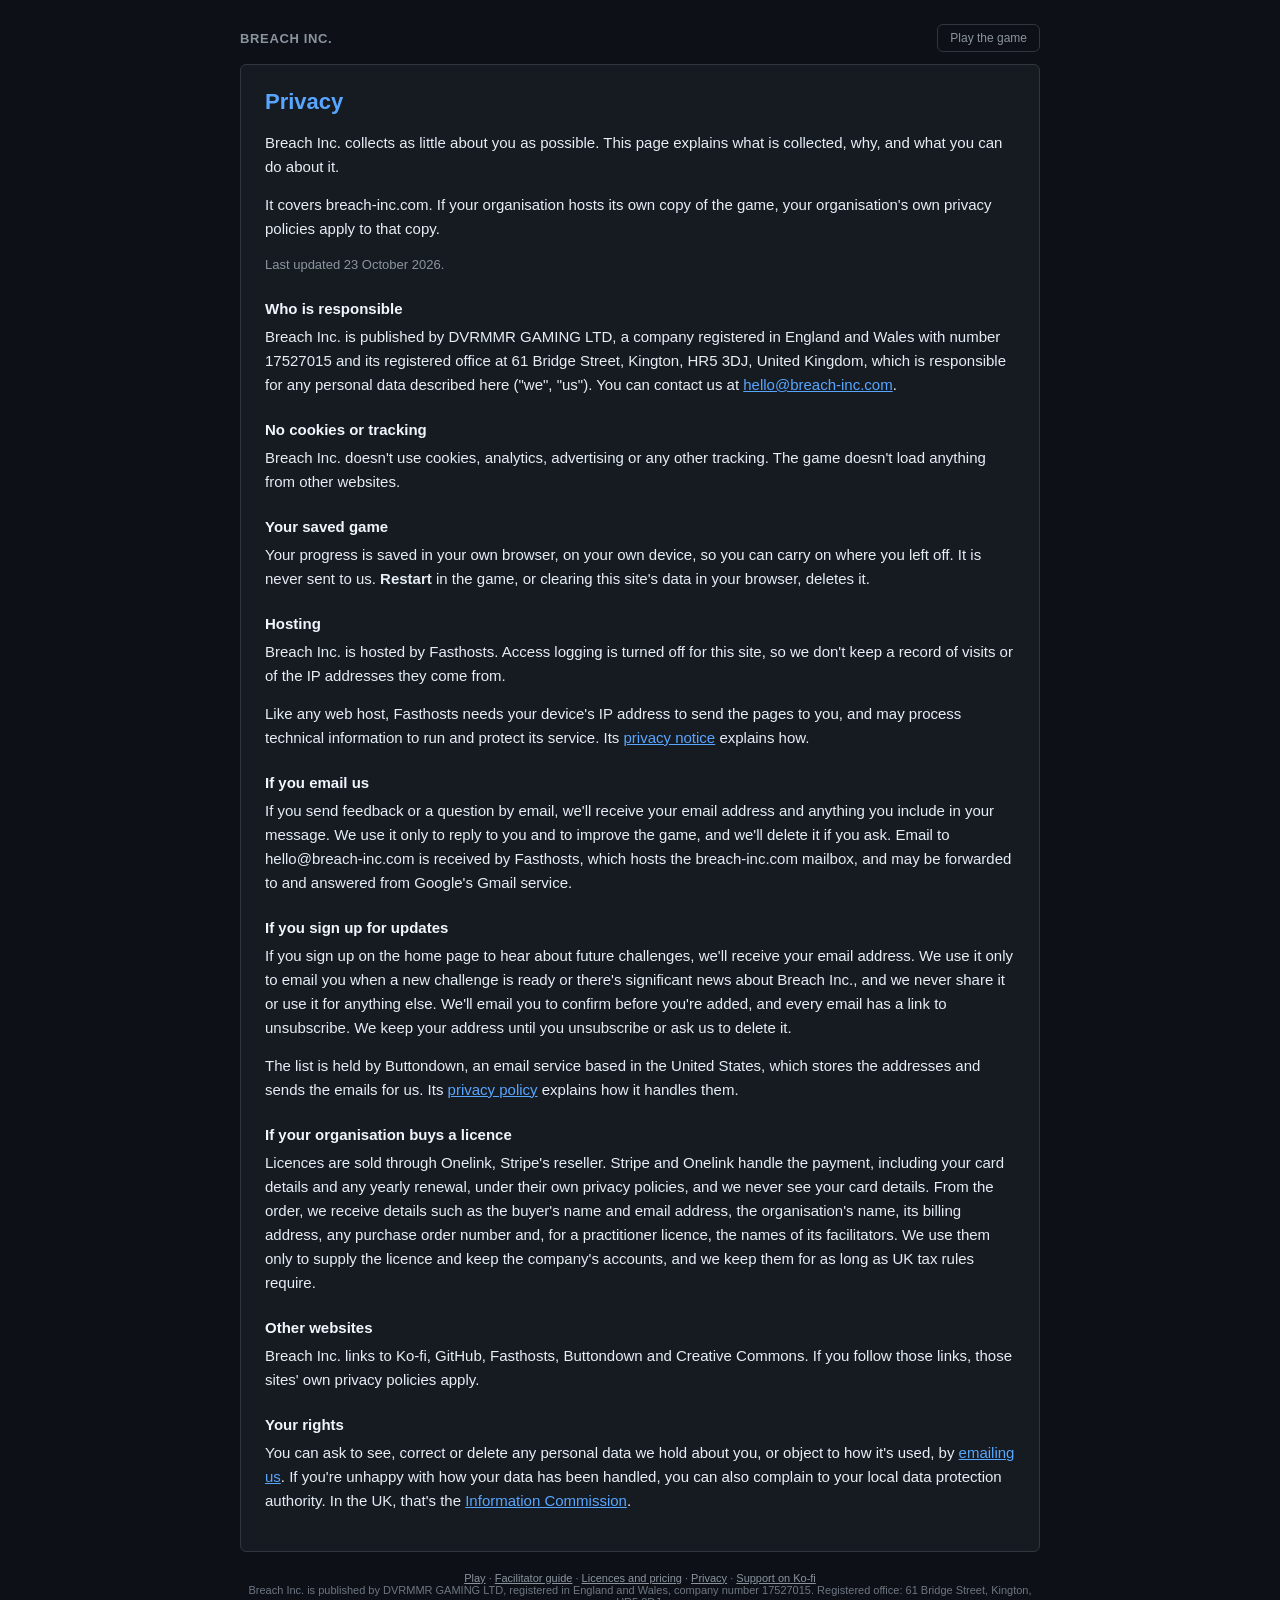
<file: privacy.html>
<!DOCTYPE html>
<html lang="en">
<head>
  <meta charset="utf-8">
  <meta name="viewport" content="width=device-width, initial-scale=1">
  <title>Privacy · Breach Inc.</title>
  <meta name="description" content="What Breach Inc. collects, why, and what you can do about it.">
  <link rel="icon" type="image/svg+xml" href="art/favicon-03-lit-door.svg?v=3">
  <link rel="stylesheet" href="styles.css?v=16">
</head>
<body>
  <div class="container">
    <header class="top">
      <a class="brand" href="index.html">Breach Inc.</a>
      <a class="link-btn" href="index.html">Play the game</a>
    </header>
    <main class="card page">
      <h1>Privacy</h1>
      <p>Breach Inc. collects as little about you as possible. This page explains what is collected, why, and what you can do about it.</p>
      <p>It covers breach-inc.com. If your organisation hosts its own copy of the game, your organisation's own privacy policies apply to that copy.</p>
      <p class="page-date">Last updated 23 October 2026.</p>

      <h2>Who is responsible</h2>
      <p>Breach Inc. is published by DVRMMR GAMING LTD, a company registered in England and Wales with number 17527015 and its registered office at 61 Bridge Street, Kington, HR5 3DJ, United Kingdom, which is responsible for any personal data described here ("we", "us"). You can contact us at <a href="mailto:hello@breach-inc.com?subject=Breach%20Inc.%20privacy">hello@breach-inc.com</a>.</p>

      <h2>No cookies or tracking</h2>
      <p>Breach Inc. doesn't use cookies, analytics, advertising or any other tracking. The game doesn't load anything from other websites.</p>

      <h2>Your saved game</h2>
      <p>Your progress is saved in your own browser, on your own device, so you can carry on where you left off. It is never sent to us. <strong>Restart</strong> in the game, or clearing this site's data in your browser, deletes it.</p>

      <h2>Hosting</h2>
      <p>Breach Inc. is hosted by Fasthosts. Access logging is turned off for this site, so we don't keep a record of visits or of the IP addresses they come from.</p>
      <p>Like any web host, Fasthosts needs your device's IP address to send the pages to you, and may process technical information to run and protect its service. Its <a href="https://www.fasthosts.co.uk/terms/policies/privacy-notice" target="_blank" rel="noopener noreferrer">privacy notice</a> explains how.</p>

      <h2>If you email us</h2>
      <p>If you send feedback or a question by email, we'll receive your email address and anything you include in your message. We use it only to reply to you and to improve the game, and we'll delete it if you ask. Email to hello@breach-inc.com is received by Fasthosts, which hosts the breach-inc.com mailbox, and may be forwarded to and answered from Google's Gmail service.</p>

      <h2 id="updates">If you sign up for updates</h2>
      <p>If you sign up on the home page to hear about future challenges, we'll receive your email address. We use it only to email you when a new challenge is ready or there's significant news about Breach Inc., and we never share it or use it for anything else. We'll email you to confirm before you're added, and every email has a link to unsubscribe. We keep your address until you unsubscribe or ask us to delete it.</p>
      <p>The list is held by Buttondown, an email service based in the United States, which stores the addresses and sends the emails for us. Its <a href="https://buttondown.com/legal/privacy" target="_blank" rel="noopener noreferrer">privacy policy</a> explains how it handles them.</p>

      <h2>If your organisation buys a licence</h2>
      <p>Licences are sold through Onelink, Stripe's reseller. Stripe and Onelink handle the payment, including your card details and any yearly renewal, under their own privacy policies, and we never see your card details. From the order, we receive details such as the buyer's name and email address, the organisation's name, its billing address, any purchase order number and, for a practitioner licence, the names of its facilitators. We use them only to supply the licence and keep the company's accounts, and we keep them for as long as UK tax rules require.</p>

      <h2>Other websites</h2>
      <p>Breach Inc. links to Ko-fi, GitHub, Fasthosts, Buttondown and Creative Commons. If you follow those links, those sites' own privacy policies apply.</p>

      <h2>Your rights</h2>
      <p>You can ask to see, correct or delete any personal data we hold about you, or object to how it's used, by <a href="mailto:hello@breach-inc.com?subject=Breach%20Inc.%20privacy">emailing us</a>. If you're unhappy with how your data has been handled, you can also complain to your local data protection authority. In the UK, that's the <a href="https://ico.org.uk/make-a-complaint/" target="_blank" rel="noopener noreferrer">Information Commission</a>.</p>
    </main>
    <footer class="disclaimer">
      <a href="index.html">Play</a> &middot; <a href="facilitator.html">Facilitator guide</a> &middot; <a href="licence.html">Licences and pricing</a> &middot; <a href="privacy.html">Privacy</a> &middot; <a href="https://ko-fi.com/dvrmmr" target="_blank" rel="noopener noreferrer">Support on Ko-fi</a>
      <br>Breach Inc. is published by DVRMMR GAMING LTD, registered in England and Wales, company number 17527015. Registered office: 61 Bridge Street, Kington, HR5 3DJ.
    </footer>
  </div>
</body>
</html>
</file>
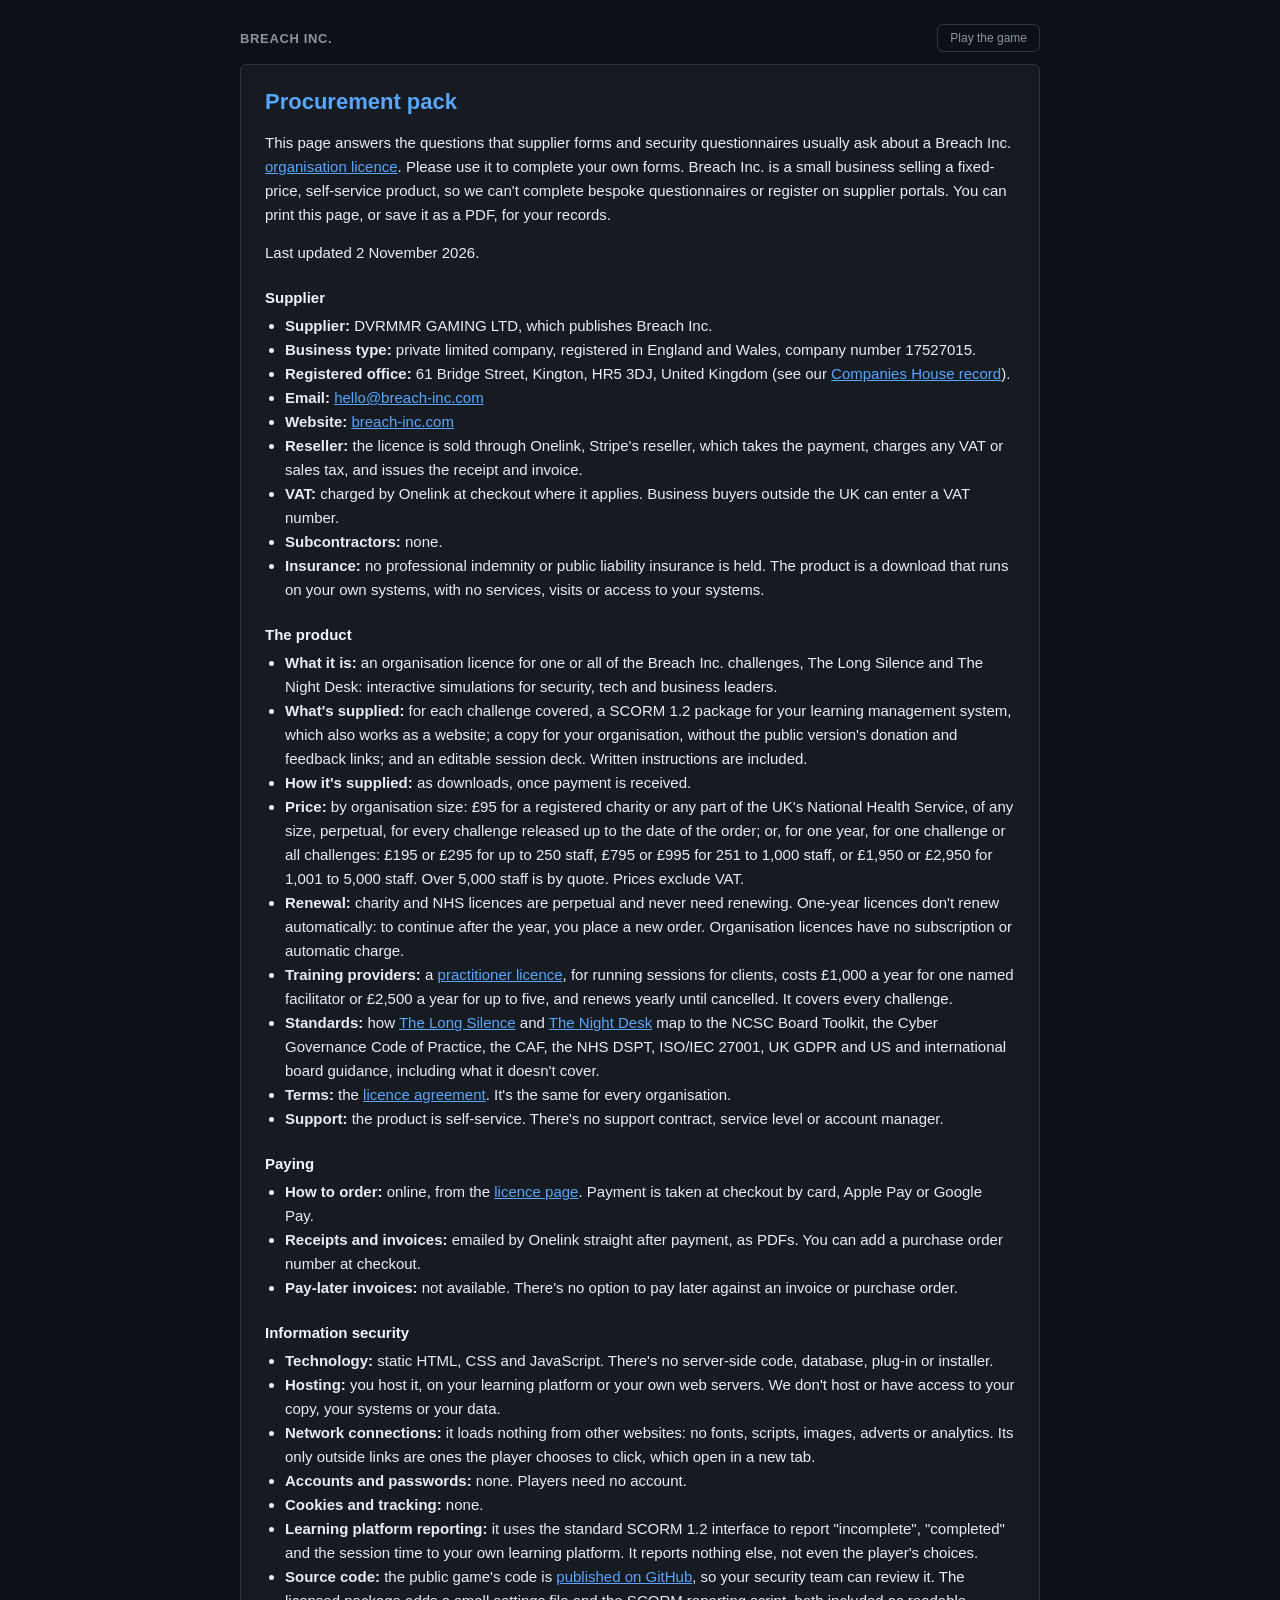
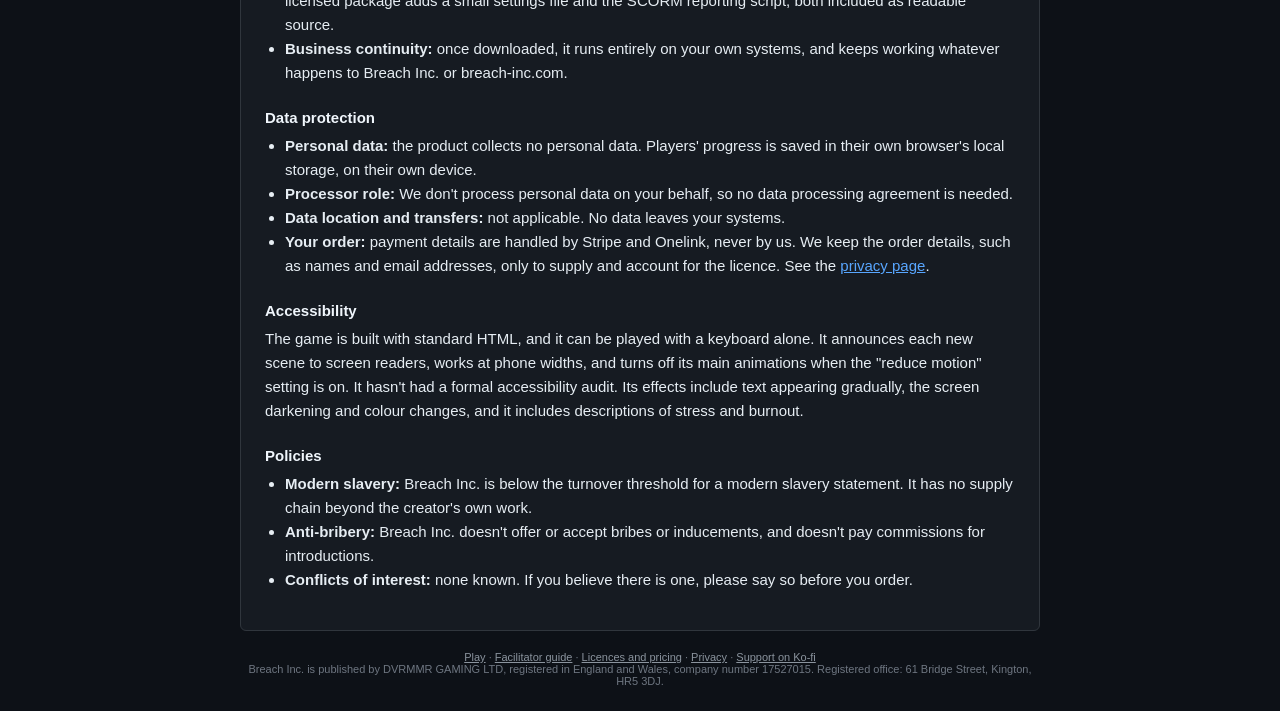
<file: procurement.html>
<!DOCTYPE html>
<html lang="en">
<head>
  <meta charset="utf-8">
  <meta name="viewport" content="width=device-width, initial-scale=1">
  <title>Procurement Pack · Breach Inc.</title>
  <meta name="description" content="Supplier, security and data protection information for buying a Breach Inc. organisation licence.">
  <link rel="icon" type="image/svg+xml" href="art/favicon-03-lit-door.svg?v=3">
  <link rel="stylesheet" href="styles.css?v=16">
</head>
<body>
  <div class="container">
    <header class="top">
      <a class="brand" href="index.html">Breach Inc.</a>
      <a class="link-btn" href="index.html">Play the game</a>
    </header>
    <main class="card page">
      <h1>Procurement pack</h1>
      <p>This page answers the questions that supplier forms and security questionnaires usually ask about a Breach Inc. <a href="licence.html#organisation">organisation licence</a>. Please use it to complete your own forms. Breach Inc. is a small business selling a fixed-price, self-service product, so we can't complete bespoke questionnaires or register on supplier portals. You can print this page, or save it as a PDF, for your records.</p>
      <p>Last updated 2 November 2026.</p>

      <h2>Supplier</h2>
      <ul>
        <li><strong>Supplier:</strong> DVRMMR GAMING LTD, which publishes Breach Inc.</li>
        <li><strong>Business type:</strong> private limited company, registered in England and Wales, company number 17527015.</li>
        <li><strong>Registered office:</strong> 61 Bridge Street, Kington, HR5 3DJ, United Kingdom (see our <a href="https://find-and-update.company-information.service.gov.uk/company/17527015" target="_blank" rel="noopener noreferrer">Companies House record</a>).</li>
        <li><strong>Email:</strong> <a href="mailto:hello@breach-inc.com">hello@breach-inc.com</a></li>
        <li><strong>Website:</strong> <a href="https://breach-inc.com/">breach-inc.com</a></li>
        <li><strong>Reseller:</strong> the licence is sold through Onelink, Stripe's reseller, which takes the payment, charges any VAT or sales tax, and issues the receipt and invoice.</li>
        <li><strong>VAT:</strong> charged by Onelink at checkout where it applies. Business buyers outside the UK can enter a VAT number.</li>
        <li><strong>Subcontractors:</strong> none.</li>
        <li><strong>Insurance:</strong> no professional indemnity or public liability insurance is held. The product is a download that runs on your own systems, with no services, visits or access to your systems.</li>
      </ul>

      <h2>The product</h2>
      <ul>
        <li><strong>What it is:</strong> an organisation licence for one or all of the Breach Inc. challenges, The Long Silence and The Night Desk: interactive simulations for security, tech and business leaders.</li>
        <li><strong>What's supplied:</strong> for each challenge covered, a SCORM 1.2 package for your learning management system, which also works as a website; a copy for your organisation, without the public version's donation and feedback links; and an editable session deck. Written instructions are included.</li>
        <li><strong>How it's supplied:</strong> as downloads, once payment is received.</li>
        <li><strong>Price:</strong> by organisation size: &pound;95 for a registered charity or any part of the UK's National Health Service, of any size, perpetual, for every challenge released up to the date of the order; or, for one year, for one challenge or all challenges: &pound;195 or &pound;295 for up to 250 staff, &pound;795 or &pound;995 for 251 to 1,000 staff, or &pound;1,950 or &pound;2,950 for 1,001 to 5,000 staff. Over 5,000 staff is by quote. Prices exclude VAT.</li>
        <li><strong>Renewal:</strong> charity and NHS licences are perpetual and never need renewing. One-year licences don't renew automatically: to continue after the year, you place a new order. Organisation licences have no subscription or automatic charge.</li>
        <li><strong>Training providers:</strong> a <a href="licence.html#practitioner">practitioner licence</a>, for running sessions for clients, costs &pound;1,000 a year for one named facilitator or &pound;2,500 a year for up to five, and renews yearly until cancelled. It covers every challenge.</li>
        <li><strong>Standards:</strong> how <a href="standards.html">The Long Silence</a> and <a href="night-desk/standards.html">The Night Desk</a> map to the NCSC Board Toolkit, the Cyber Governance Code of Practice, the CAF, the NHS DSPT, ISO/IEC 27001, UK GDPR and US and international board guidance, including what it doesn't cover.</li>
        <li><strong>Terms:</strong> the <a href="agreement.html">licence agreement</a>. It's the same for every organisation.</li>
        <li><strong>Support:</strong> the product is self-service. There's no support contract, service level or account manager.</li>
      </ul>

      <h2>Paying</h2>
      <ul>
        <li><strong>How to order:</strong> online, from the <a href="licence.html#organisation">licence page</a>. Payment is taken at checkout by card, Apple Pay or Google Pay.</li>
        <li><strong>Receipts and invoices:</strong> emailed by Onelink straight after payment, as PDFs. You can add a purchase order number at checkout.</li>
        <li><strong>Pay-later invoices:</strong> not available. There's no option to pay later against an invoice or purchase order.</li>
      </ul>

      <h2>Information security</h2>
      <ul>
        <li><strong>Technology:</strong> static HTML, CSS and JavaScript. There's no server-side code, database, plug-in or installer.</li>
        <li><strong>Hosting:</strong> you host it, on your learning platform or your own web servers. We don't host or have access to your copy, your systems or your data.</li>
        <li><strong>Network connections:</strong> it loads nothing from other websites: no fonts, scripts, images, adverts or analytics. Its only outside links are ones the player chooses to click, which open in a new tab.</li>
        <li><strong>Accounts and passwords:</strong> none. Players need no account.</li>
        <li><strong>Cookies and tracking:</strong> none.</li>
        <li><strong>Learning platform reporting:</strong> it uses the standard SCORM 1.2 interface to report "incomplete", "completed" and the session time to your own learning platform. It reports nothing else, not even the player's choices.</li>
        <li><strong>Source code:</strong> the public game's code is <a href="https://github.com/dvrmmrdev/Breach-Inc" target="_blank" rel="noopener noreferrer">published on GitHub</a>, so your security team can review it. The licensed package adds a small settings file and the SCORM reporting script, both included as readable source.</li>
        <li><strong>Business continuity:</strong> once downloaded, it runs entirely on your own systems, and keeps working whatever happens to Breach Inc. or breach-inc.com.</li>
      </ul>

      <h2>Data protection</h2>
      <ul>
        <li><strong>Personal data:</strong> the product collects no personal data. Players' progress is saved in their own browser's local storage, on their own device.</li>
        <li><strong>Processor role:</strong> We don't process personal data on your behalf, so no data processing agreement is needed.</li>
        <li><strong>Data location and transfers:</strong> not applicable. No data leaves your systems.</li>
        <li><strong>Your order:</strong> payment details are handled by Stripe and Onelink, never by us. We keep the order details, such as names and email addresses, only to supply and account for the licence. See the <a href="privacy.html">privacy page</a>.</li>
      </ul>

      <h2>Accessibility</h2>
      <p>The game is built with standard HTML, and it can be played with a keyboard alone. It announces each new scene to screen readers, works at phone widths, and turns off its main animations when the "reduce motion" setting is on. It hasn't had a formal accessibility audit. Its effects include text appearing gradually, the screen darkening and colour changes, and it includes descriptions of stress and burnout.</p>

      <h2>Policies</h2>
      <ul>
        <li><strong>Modern slavery:</strong> Breach Inc. is below the turnover threshold for a modern slavery statement. It has no supply chain beyond the creator's own work.</li>
        <li><strong>Anti-bribery:</strong> Breach Inc. doesn't offer or accept bribes or inducements, and doesn't pay commissions for introductions.</li>
        <li><strong>Conflicts of interest:</strong> none known. If you believe there is one, please say so before you order.</li>
      </ul>
    </main>
    <footer class="disclaimer">
      <a href="index.html">Play</a> &middot; <a href="facilitator.html">Facilitator guide</a> &middot; <a href="licence.html">Licences and pricing</a> &middot; <a href="privacy.html">Privacy</a> &middot; <a href="https://ko-fi.com/dvrmmr" target="_blank" rel="noopener noreferrer">Support on Ko-fi</a>
      <br>Breach Inc. is published by DVRMMR GAMING LTD, registered in England and Wales, company number 17527015. Registered office: 61 Bridge Street, Kington, HR5 3DJ.
    </footer>
  </div>
</body>
</html>
</file>
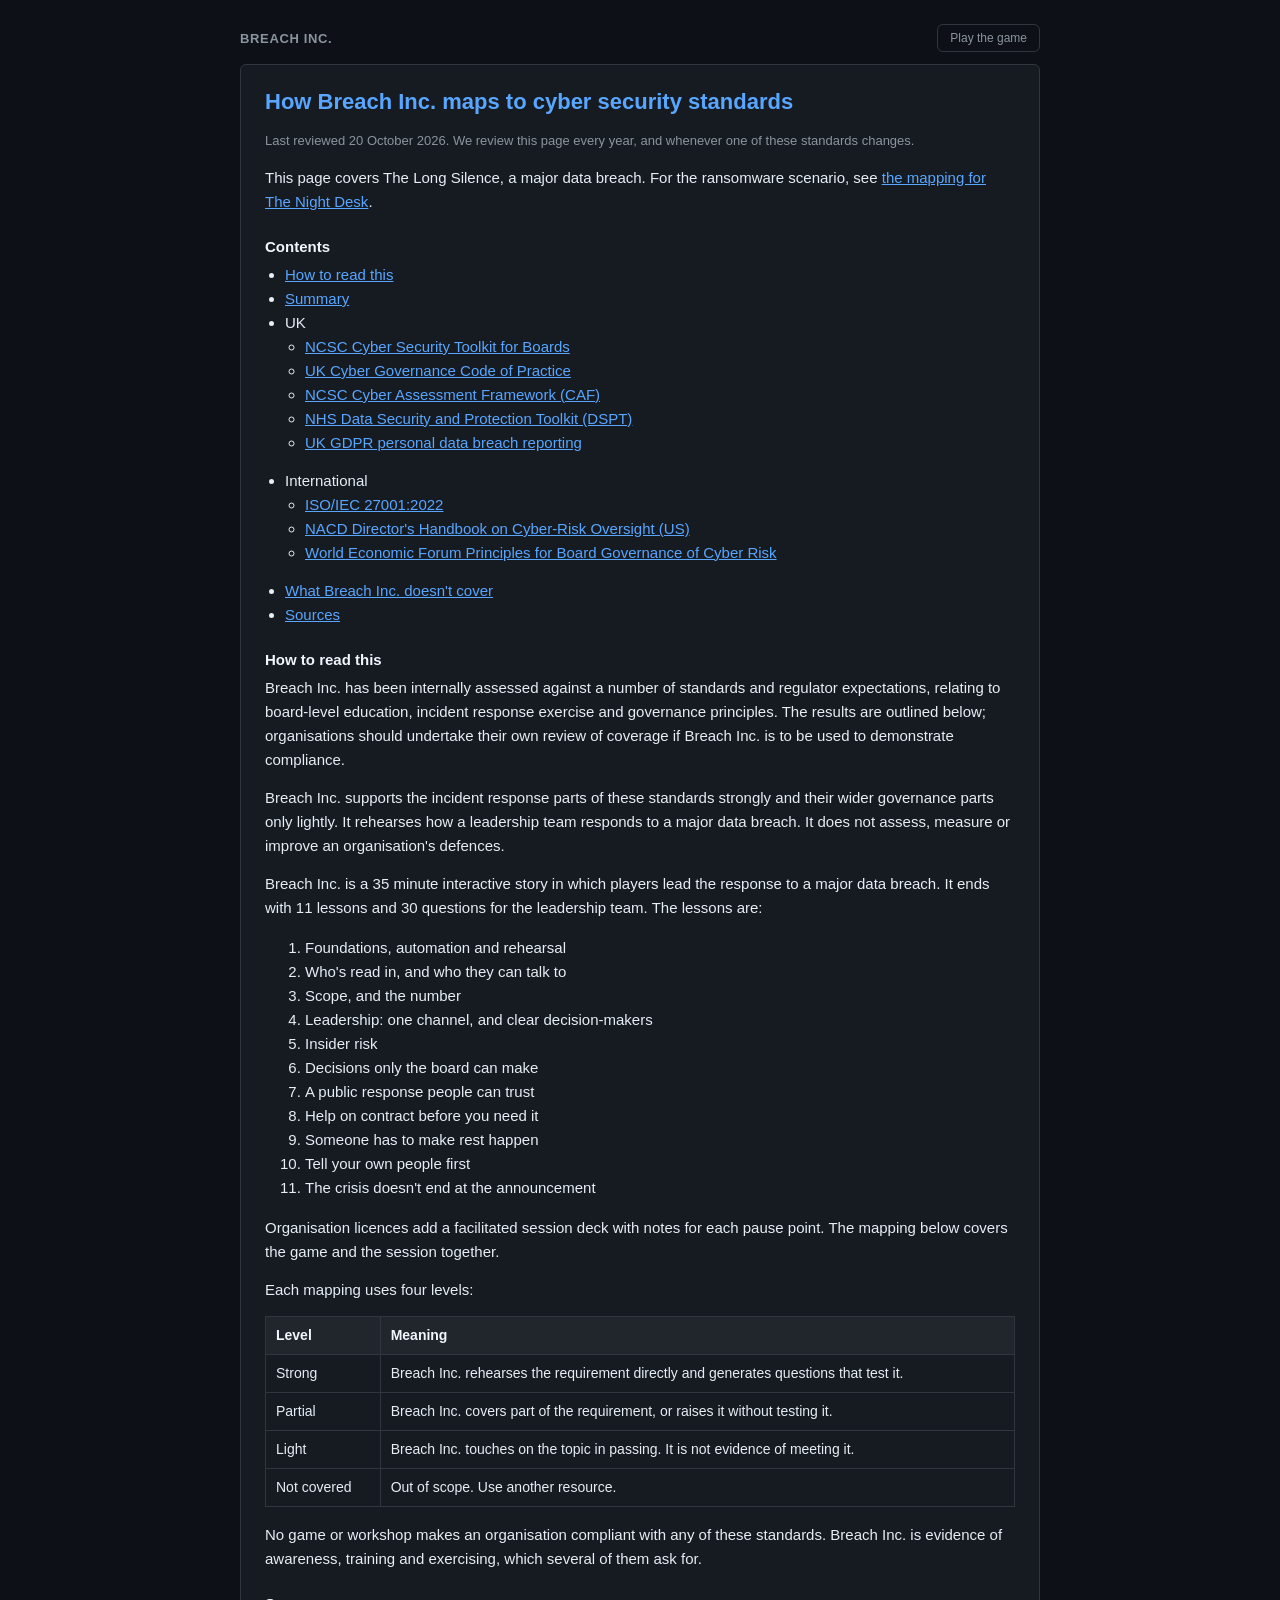
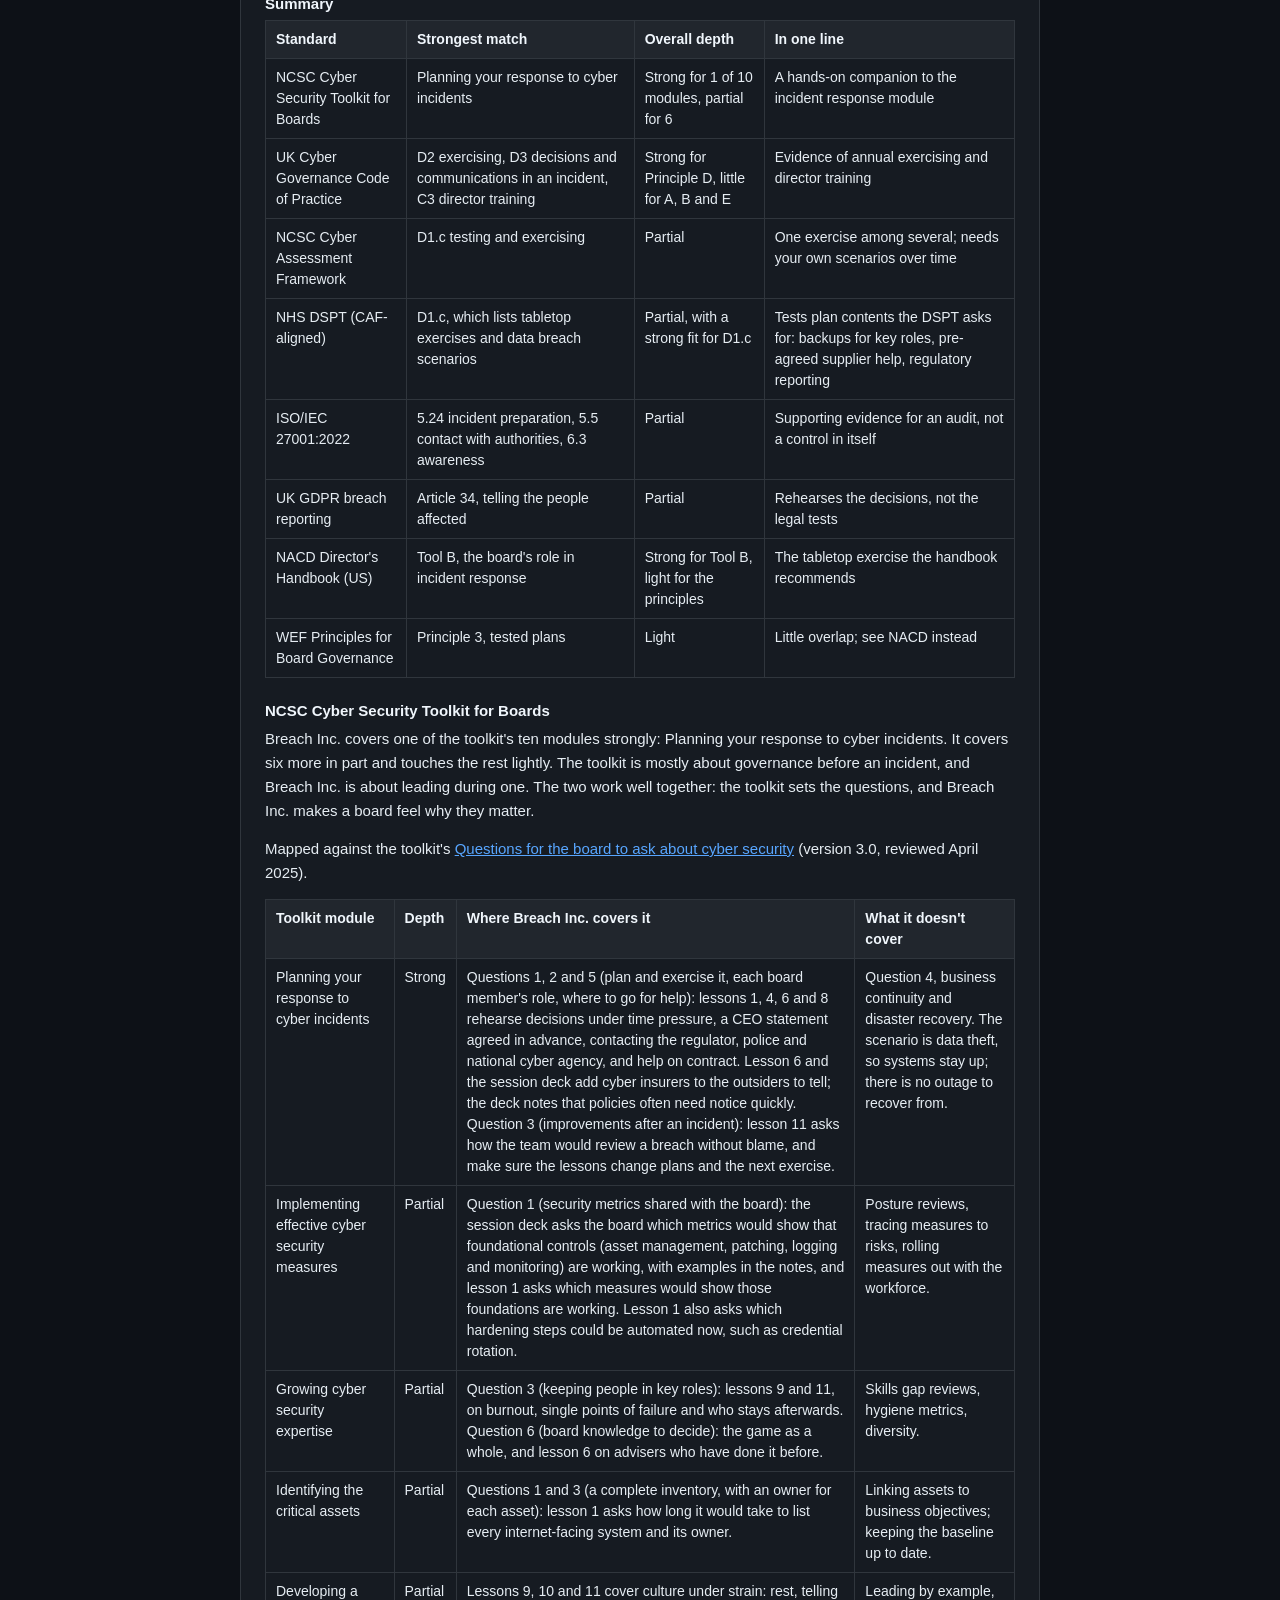
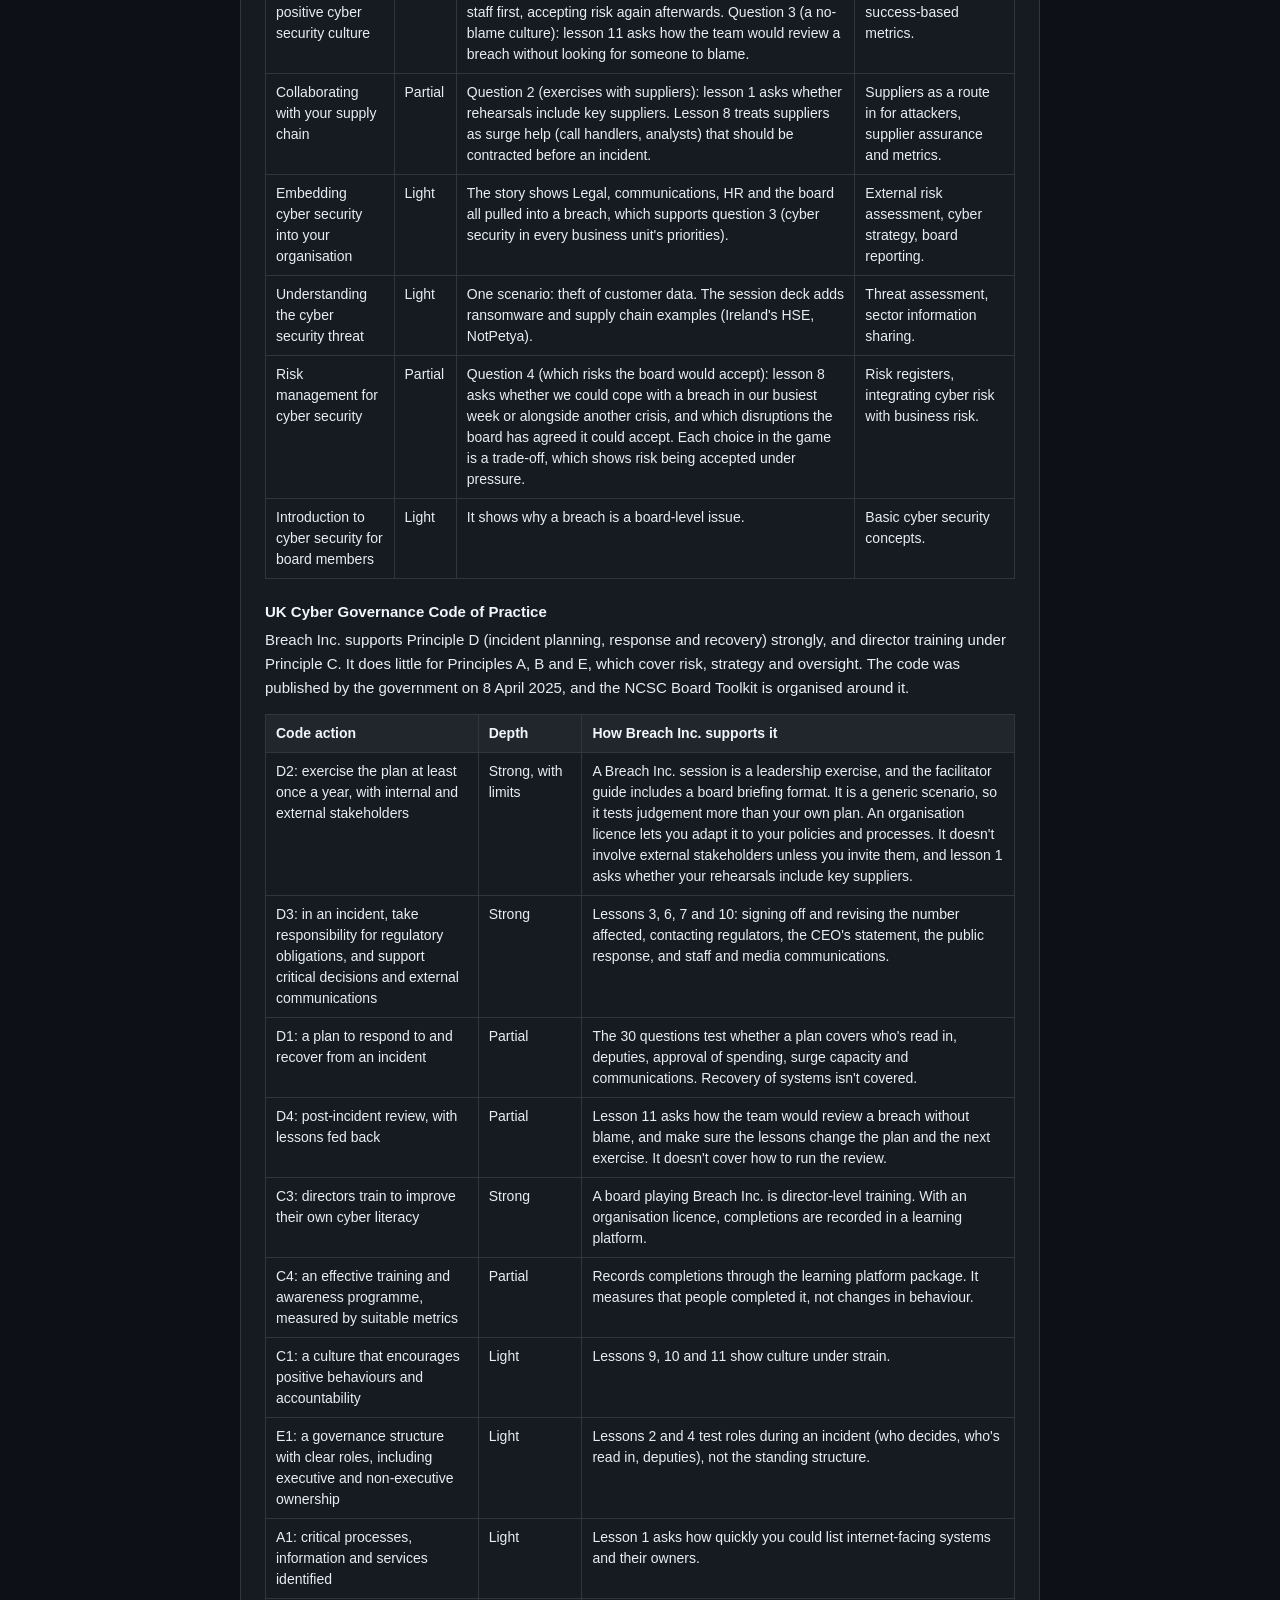
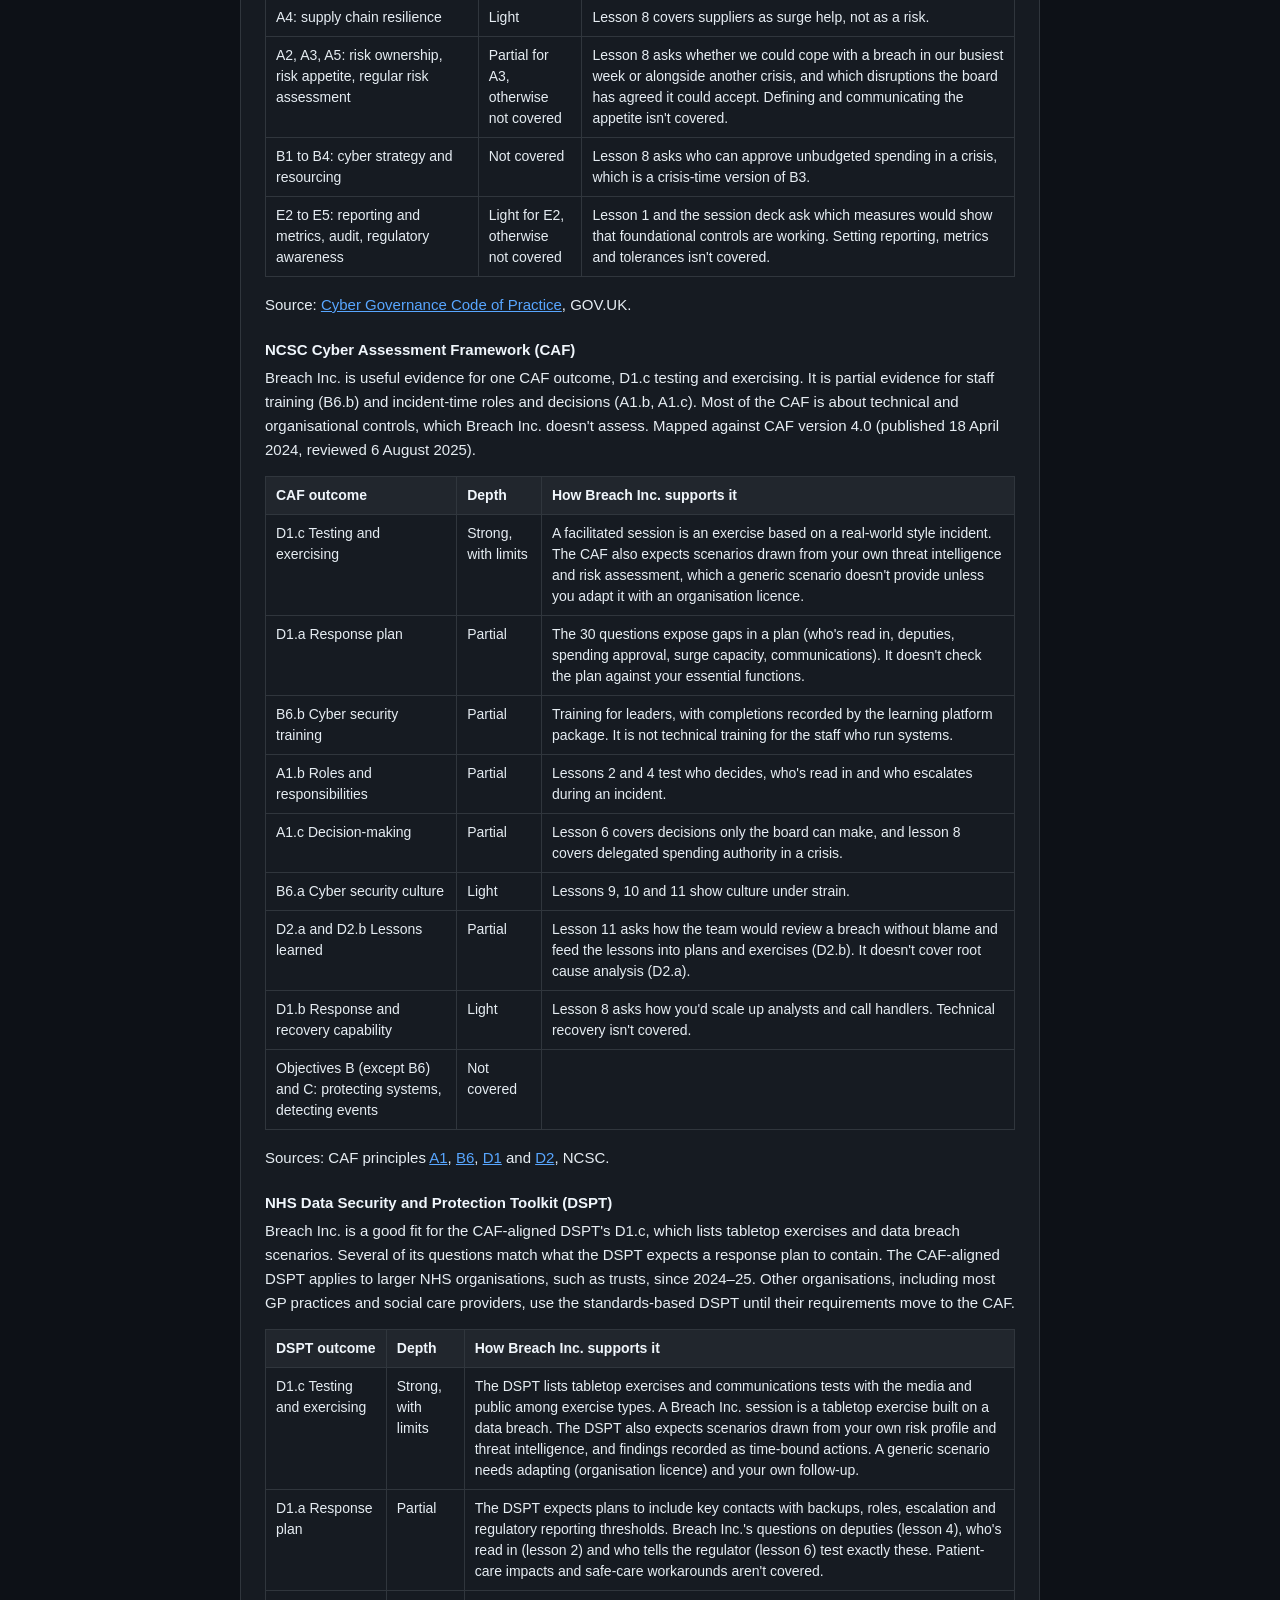
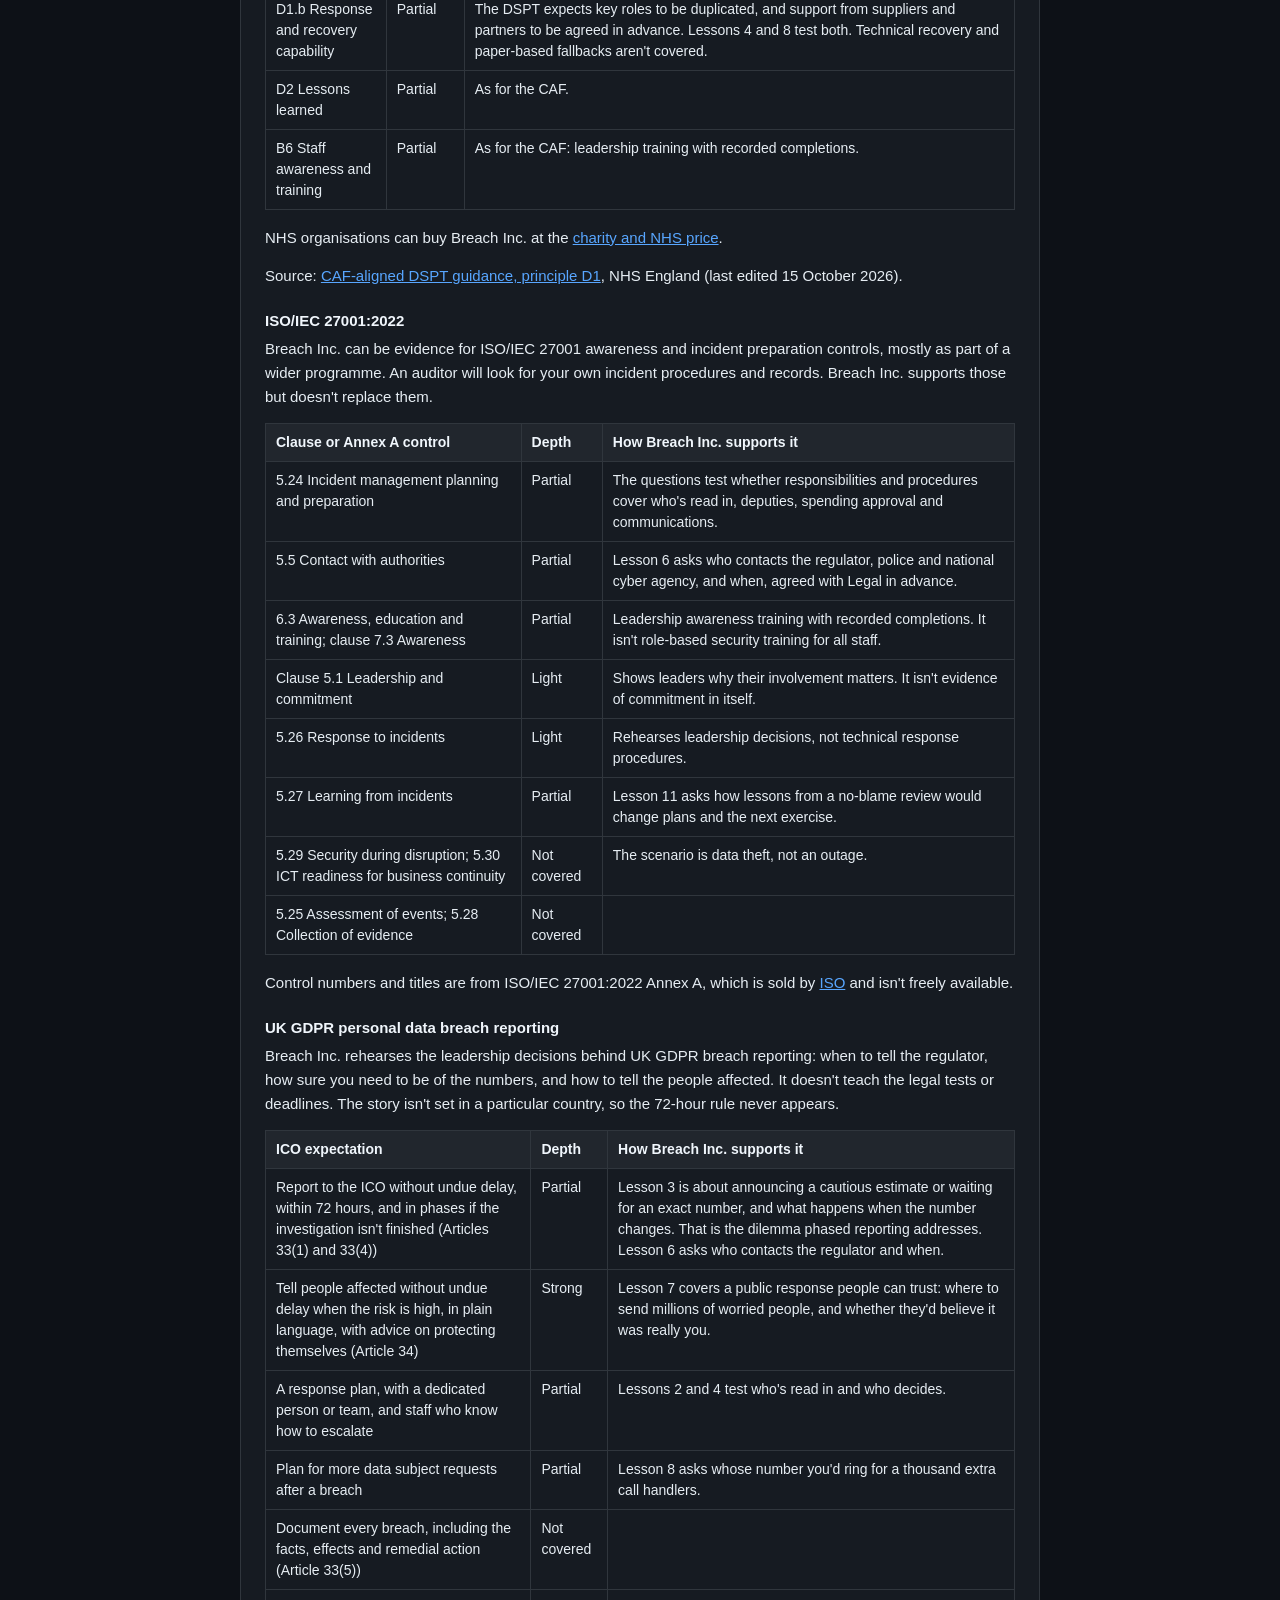
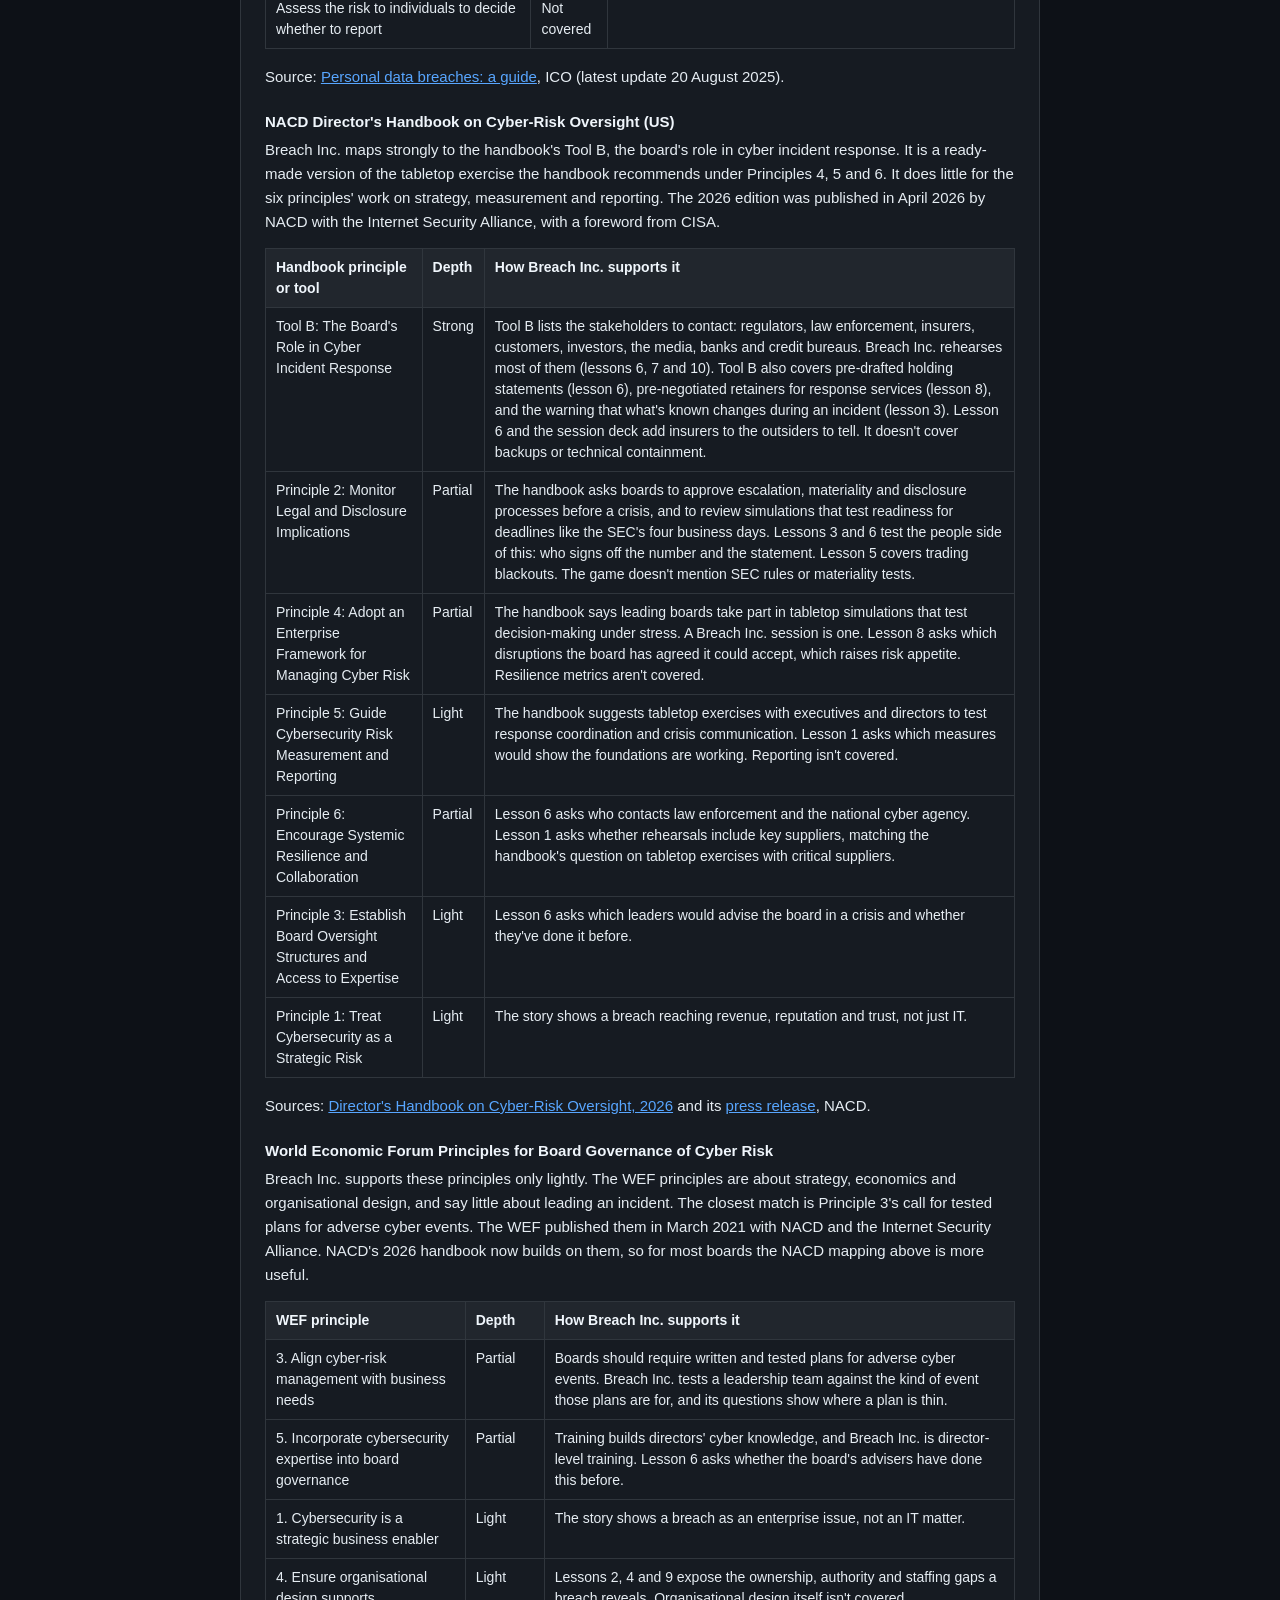
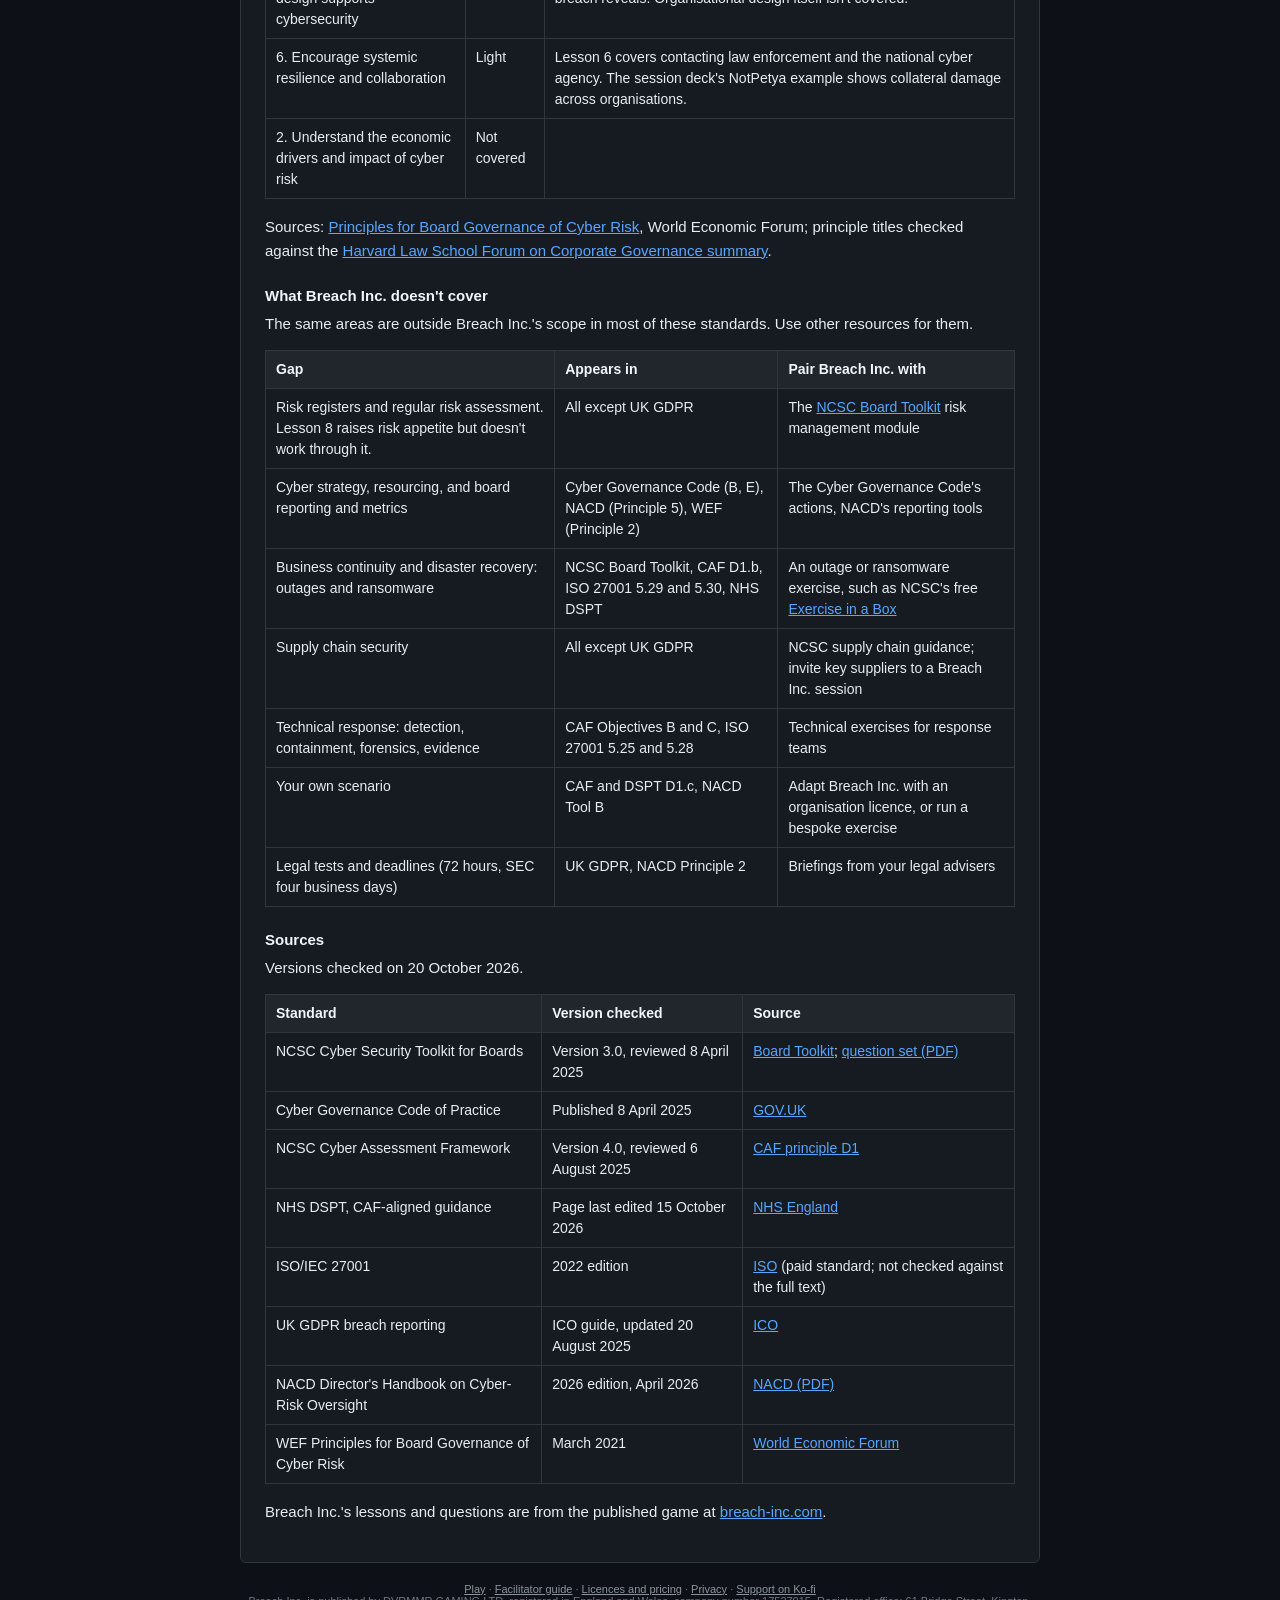
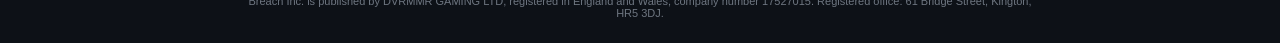
<file: standards.html>
<!DOCTYPE html>
<html lang="en">
<head>
  <meta charset="utf-8">
  <meta name="viewport" content="width=device-width, initial-scale=1">
  <title>Standards Mapping · Breach Inc.</title>
  <meta name="description" content="How Breach Inc. supports the NCSC Board Toolkit, the Cyber Governance Code of Practice, the CAF, the NHS DSPT, ISO/IEC 27001, UK GDPR, NACD and WEF board guidance, and where it doesn't.">
  <link rel="icon" type="image/svg+xml" href="art/favicon-03-lit-door.svg?v=3">
  <link rel="stylesheet" href="styles.css?v=16">
</head>
<body>
  <div class="container">
    <header class="top">
      <a class="brand" href="index.html">Breach Inc.</a>
      <a class="link-btn" href="index.html">Play the game</a>
    </header>
    <main class="card page">
      <h1>How Breach Inc. maps to cyber security standards</h1>
      <p class="page-date">Last reviewed 20 October 2026. We review this page every year, and whenever one of these standards changes.</p>
      <p>This page covers The Long Silence, a major data breach. For the ransomware scenario, see <a href="night-desk/standards.html">the mapping for The Night Desk</a>.</p>

      <h2 id="contents">Contents</h2>
      <ul>
        <li><a href="#how-to-read-this">How to read this</a></li>
        <li><a href="#summary">Summary</a></li>
        <li>UK
          <ul>
            <li><a href="#ncsc-cyber-security-toolkit-for-boards">NCSC Cyber Security Toolkit for Boards</a></li>
            <li><a href="#uk-cyber-governance-code-of-practice">UK Cyber Governance Code of Practice</a></li>
            <li><a href="#ncsc-cyber-assessment-framework-caf">NCSC Cyber Assessment Framework (CAF)</a></li>
            <li><a href="#nhs-data-security-and-protection-toolkit-dspt">NHS Data Security and Protection Toolkit (DSPT)</a></li>
            <li><a href="#uk-gdpr-personal-data-breach-reporting">UK GDPR personal data breach reporting</a></li>
          </ul>
        </li>
        <li>International
          <ul>
            <li><a href="#iso-iec-27001-2022">ISO/IEC 27001:2022</a></li>
            <li><a href="#nacd-director-s-handbook-on-cyber-risk-oversight-us">NACD Director's Handbook on Cyber-Risk Oversight (US)</a></li>
            <li><a href="#world-economic-forum-principles-for-board-governance-of-cyber-risk">World Economic Forum Principles for Board Governance of Cyber Risk</a></li>
          </ul>
        </li>
        <li><a href="#what-breach-inc-doesn-t-cover">What Breach Inc. doesn't cover</a></li>
        <li><a href="#sources">Sources</a></li>
      </ul>

      <h2 id="how-to-read-this">How to read this</h2>
      <p>Breach Inc. has been internally assessed against a number of standards and regulator expectations, relating to board-level education, incident response exercise and governance principles. The results are outlined below; organisations should undertake their own review of coverage if Breach Inc. is to be used to demonstrate compliance.</p>
      <p>Breach Inc. supports the incident response parts of these standards strongly and their wider governance parts only lightly. It rehearses how a leadership team responds to a major data breach. It does not assess, measure or improve an organisation's defences.</p>
      <p>Breach Inc. is a 35 minute interactive story in which players lead the response to a major data breach. It ends with 11 lessons and 30 questions for the leadership team. The lessons are:</p>
      <ol>
        <li>Foundations, automation and rehearsal</li>
        <li>Who's read in, and who they can talk to</li>
        <li>Scope, and the number</li>
        <li>Leadership: one channel, and clear decision-makers</li>
        <li>Insider risk</li>
        <li>Decisions only the board can make</li>
        <li>A public response people can trust</li>
        <li>Help on contract before you need it</li>
        <li>Someone has to make rest happen</li>
        <li>Tell your own people first</li>
        <li>The crisis doesn't end at the announcement</li>
      </ol>
      <p>Organisation licences add a facilitated session deck with notes for each pause point. The mapping below covers the game and the session together.</p>
      <p>Each mapping uses four levels:</p>
      <div class="table-wrap"><table>
          <tr><th>Level</th><th>Meaning</th></tr>
          <tr><td>Strong</td><td>Breach Inc. rehearses the requirement directly and generates questions that test it.</td></tr>
          <tr><td>Partial</td><td>Breach Inc. covers part of the requirement, or raises it without testing it.</td></tr>
          <tr><td>Light</td><td>Breach Inc. touches on the topic in passing. It is not evidence of meeting it.</td></tr>
          <tr><td>Not covered</td><td>Out of scope. Use another resource.</td></tr>
      </table></div>
      <p>No game or workshop makes an organisation compliant with any of these standards. Breach Inc. is evidence of awareness, training and exercising, which several of them ask for.</p>

      <h2 id="summary">Summary</h2>
      <div class="table-wrap"><table>
          <tr><th>Standard</th><th>Strongest match</th><th>Overall depth</th><th>In one line</th></tr>
          <tr><td>NCSC Cyber Security Toolkit for Boards</td><td>Planning your response to cyber incidents</td><td>Strong for 1 of 10 modules, partial for 6</td><td>A hands-on companion to the incident response module</td></tr>
          <tr><td>UK Cyber Governance Code of Practice</td><td>D2 exercising, D3 decisions and communications in an incident, C3 director training</td><td>Strong for Principle D, little for A, B and E</td><td>Evidence of annual exercising and director training</td></tr>
          <tr><td>NCSC Cyber Assessment Framework</td><td>D1.c testing and exercising</td><td>Partial</td><td>One exercise among several; needs your own scenarios over time</td></tr>
          <tr><td>NHS DSPT (CAF-aligned)</td><td>D1.c, which lists tabletop exercises and data breach scenarios</td><td>Partial, with a strong fit for D1.c</td><td>Tests plan contents the DSPT asks for: backups for key roles, pre-agreed supplier help, regulatory reporting</td></tr>
          <tr><td>ISO/IEC 27001:2022</td><td>5.24 incident preparation, 5.5 contact with authorities, 6.3 awareness</td><td>Partial</td><td>Supporting evidence for an audit, not a control in itself</td></tr>
          <tr><td>UK GDPR breach reporting</td><td>Article 34, telling the people affected</td><td>Partial</td><td>Rehearses the decisions, not the legal tests</td></tr>
          <tr><td>NACD Director's Handbook (US)</td><td>Tool B, the board's role in incident response</td><td>Strong for Tool B, light for the principles</td><td>The tabletop exercise the handbook recommends</td></tr>
          <tr><td>WEF Principles for Board Governance</td><td>Principle 3, tested plans</td><td>Light</td><td>Little overlap; see NACD instead</td></tr>
      </table></div>

      <h2 id="ncsc-cyber-security-toolkit-for-boards">NCSC Cyber Security Toolkit for Boards</h2>
      <p>Breach Inc. covers one of the toolkit's ten modules strongly: Planning your response to cyber incidents. It covers six more in part and touches the rest lightly. The toolkit is mostly about governance before an incident, and Breach Inc. is about leading during one. The two work well together: the toolkit sets the questions, and Breach Inc. makes a board feel why they matter.</p>
      <p>Mapped against the toolkit's <a href="https://www.ncsc.gov.uk/sites/default/files/documents/NCSC-Cyber-Security-Toolkit-For-Boards-full-question-set.pdf" target="_blank" rel="noopener noreferrer">Questions for the board to ask about cyber security</a> (version 3.0, reviewed April 2025).</p>
      <div class="table-wrap"><table>
          <tr><th>Toolkit module</th><th>Depth</th><th>Where Breach Inc. covers it</th><th>What it doesn't cover</th></tr>
          <tr><td>Planning your response to cyber incidents</td><td>Strong</td><td>Questions 1, 2 and 5 (plan and exercise it, each board member's role, where to go for help): lessons 1, 4, 6 and 8 rehearse decisions under time pressure, a CEO statement agreed in advance, contacting the regulator, police and national cyber agency, and help on contract. Lesson 6 and the session deck add cyber insurers to the outsiders to tell; the deck notes that policies often need notice quickly. Question 3 (improvements after an incident): lesson 11 asks how the team would review a breach without blame, and make sure the lessons change plans and the next exercise.</td><td>Question 4, business continuity and disaster recovery. The scenario is data theft, so systems stay up; there is no outage to recover from.</td></tr>
          <tr><td>Implementing effective cyber security measures</td><td>Partial</td><td>Question 1 (security metrics shared with the board): the session deck asks the board which metrics would show that foundational controls (asset management, patching, logging and monitoring) are working, with examples in the notes, and lesson 1 asks which measures would show those foundations are working. Lesson 1 also asks which hardening steps could be automated now, such as credential rotation.</td><td>Posture reviews, tracing measures to risks, rolling measures out with the workforce.</td></tr>
          <tr><td>Growing cyber security expertise</td><td>Partial</td><td>Question 3 (keeping people in key roles): lessons 9 and 11, on burnout, single points of failure and who stays afterwards. Question 6 (board knowledge to decide): the game as a whole, and lesson 6 on advisers who have done it before.</td><td>Skills gap reviews, hygiene metrics, diversity.</td></tr>
          <tr><td>Identifying the critical assets</td><td>Partial</td><td>Questions 1 and 3 (a complete inventory, with an owner for each asset): lesson 1 asks how long it would take to list every internet-facing system and its owner.</td><td>Linking assets to business objectives; keeping the baseline up to date.</td></tr>
          <tr><td>Developing a positive cyber security culture</td><td>Partial</td><td>Lessons 9, 10 and 11 cover culture under strain: rest, telling staff first, accepting risk again afterwards. Question 3 (a no-blame culture): lesson 11 asks how the team would review a breach without looking for someone to blame.</td><td>Leading by example, success-based metrics.</td></tr>
          <tr><td>Collaborating with your supply chain</td><td>Partial</td><td>Question 2 (exercises with suppliers): lesson 1 asks whether rehearsals include key suppliers. Lesson 8 treats suppliers as surge help (call handlers, analysts) that should be contracted before an incident.</td><td>Suppliers as a route in for attackers, supplier assurance and metrics.</td></tr>
          <tr><td>Embedding cyber security into your organisation</td><td>Light</td><td>The story shows Legal, communications, HR and the board all pulled into a breach, which supports question 3 (cyber security in every business unit's priorities).</td><td>External risk assessment, cyber strategy, board reporting.</td></tr>
          <tr><td>Understanding the cyber security threat</td><td>Light</td><td>One scenario: theft of customer data. The session deck adds ransomware and supply chain examples (Ireland's HSE, NotPetya).</td><td>Threat assessment, sector information sharing.</td></tr>
          <tr><td>Risk management for cyber security</td><td>Partial</td><td>Question 4 (which risks the board would accept): lesson 8 asks whether we could cope with a breach in our busiest week or alongside another crisis, and which disruptions the board has agreed it could accept. Each choice in the game is a trade-off, which shows risk being accepted under pressure.</td><td>Risk registers, integrating cyber risk with business risk.</td></tr>
          <tr><td>Introduction to cyber security for board members</td><td>Light</td><td>It shows why a breach is a board-level issue.</td><td>Basic cyber security concepts.</td></tr>
      </table></div>

      <h2 id="uk-cyber-governance-code-of-practice">UK Cyber Governance Code of Practice</h2>
      <p>Breach Inc. supports Principle D (incident planning, response and recovery) strongly, and director training under Principle C. It does little for Principles A, B and E, which cover risk, strategy and oversight. The code was published by the government on 8 April 2025, and the NCSC Board Toolkit is organised around it.</p>
      <div class="table-wrap"><table>
          <tr><th>Code action</th><th>Depth</th><th>How Breach Inc. supports it</th></tr>
          <tr><td>D2: exercise the plan at least once a year, with internal and external stakeholders</td><td>Strong, with limits</td><td>A Breach Inc. session is a leadership exercise, and the facilitator guide includes a board briefing format. It is a generic scenario, so it tests judgement more than your own plan. An organisation licence lets you adapt it to your policies and processes. It doesn't involve external stakeholders unless you invite them, and lesson 1 asks whether your rehearsals include key suppliers.</td></tr>
          <tr><td>D3: in an incident, take responsibility for regulatory obligations, and support critical decisions and external communications</td><td>Strong</td><td>Lessons 3, 6, 7 and 10: signing off and revising the number affected, contacting regulators, the CEO's statement, the public response, and staff and media communications.</td></tr>
          <tr><td>D1: a plan to respond to and recover from an incident</td><td>Partial</td><td>The 30 questions test whether a plan covers who's read in, deputies, approval of spending, surge capacity and communications. Recovery of systems isn't covered.</td></tr>
          <tr><td>D4: post-incident review, with lessons fed back</td><td>Partial</td><td>Lesson 11 asks how the team would review a breach without blame, and make sure the lessons change the plan and the next exercise. It doesn't cover how to run the review.</td></tr>
          <tr><td>C3: directors train to improve their own cyber literacy</td><td>Strong</td><td>A board playing Breach Inc. is director-level training. With an organisation licence, completions are recorded in a learning platform.</td></tr>
          <tr><td>C4: an effective training and awareness programme, measured by suitable metrics</td><td>Partial</td><td>Records completions through the learning platform package. It measures that people completed it, not changes in behaviour.</td></tr>
          <tr><td>C1: a culture that encourages positive behaviours and accountability</td><td>Light</td><td>Lessons 9, 10 and 11 show culture under strain.</td></tr>
          <tr><td>E1: a governance structure with clear roles, including executive and non-executive ownership</td><td>Light</td><td>Lessons 2 and 4 test roles during an incident (who decides, who's read in, deputies), not the standing structure.</td></tr>
          <tr><td>A1: critical processes, information and services identified</td><td>Light</td><td>Lesson 1 asks how quickly you could list internet-facing systems and their owners.</td></tr>
          <tr><td>A4: supply chain resilience</td><td>Light</td><td>Lesson 8 covers suppliers as surge help, not as a risk.</td></tr>
          <tr><td>A2, A3, A5: risk ownership, risk appetite, regular risk assessment</td><td>Partial for A3, otherwise not covered</td><td>Lesson 8 asks whether we could cope with a breach in our busiest week or alongside another crisis, and which disruptions the board has agreed it could accept. Defining and communicating the appetite isn't covered.</td></tr>
          <tr><td>B1 to B4: cyber strategy and resourcing</td><td>Not covered</td><td>Lesson 8 asks who can approve unbudgeted spending in a crisis, which is a crisis-time version of B3.</td></tr>
          <tr><td>E2 to E5: reporting and metrics, audit, regulatory awareness</td><td>Light for E2, otherwise not covered</td><td>Lesson 1 and the session deck ask which measures would show that foundational controls are working. Setting reporting, metrics and tolerances isn't covered.</td></tr>
      </table></div>
      <p>Source: <a href="https://www.gov.uk/government/publications/cyber-governance-code-of-practice/cyber-governance-code-of-practice" target="_blank" rel="noopener noreferrer">Cyber Governance Code of Practice</a>, GOV.UK.</p>

      <h2 id="ncsc-cyber-assessment-framework-caf">NCSC Cyber Assessment Framework (CAF)</h2>
      <p>Breach Inc. is useful evidence for one CAF outcome, D1.c testing and exercising. It is partial evidence for staff training (B6.b) and incident-time roles and decisions (A1.b, A1.c). Most of the CAF is about technical and organisational controls, which Breach Inc. doesn't assess. Mapped against CAF version 4.0 (published 18 April 2024, reviewed 6 August 2025).</p>
      <div class="table-wrap"><table>
          <tr><th>CAF outcome</th><th>Depth</th><th>How Breach Inc. supports it</th></tr>
          <tr><td>D1.c Testing and exercising</td><td>Strong, with limits</td><td>A facilitated session is an exercise based on a real-world style incident. The CAF also expects scenarios drawn from your own threat intelligence and risk assessment, which a generic scenario doesn't provide unless you adapt it with an organisation licence.</td></tr>
          <tr><td>D1.a Response plan</td><td>Partial</td><td>The 30 questions expose gaps in a plan (who's read in, deputies, spending approval, surge capacity, communications). It doesn't check the plan against your essential functions.</td></tr>
          <tr><td>B6.b Cyber security training</td><td>Partial</td><td>Training for leaders, with completions recorded by the learning platform package. It is not technical training for the staff who run systems.</td></tr>
          <tr><td>A1.b Roles and responsibilities</td><td>Partial</td><td>Lessons 2 and 4 test who decides, who's read in and who escalates during an incident.</td></tr>
          <tr><td>A1.c Decision-making</td><td>Partial</td><td>Lesson 6 covers decisions only the board can make, and lesson 8 covers delegated spending authority in a crisis.</td></tr>
          <tr><td>B6.a Cyber security culture</td><td>Light</td><td>Lessons 9, 10 and 11 show culture under strain.</td></tr>
          <tr><td>D2.a and D2.b Lessons learned</td><td>Partial</td><td>Lesson 11 asks how the team would review a breach without blame and feed the lessons into plans and exercises (D2.b). It doesn't cover root cause analysis (D2.a).</td></tr>
          <tr><td>D1.b Response and recovery capability</td><td>Light</td><td>Lesson 8 asks how you'd scale up analysts and call handlers. Technical recovery isn't covered.</td></tr>
          <tr><td>Objectives B (except B6) and C: protecting systems, detecting events</td><td>Not covered</td><td></td></tr>
      </table></div>
      <p>Sources: CAF principles <a href="https://www.ncsc.gov.uk/collection/cyber-assessment-framework/caf-objective-a-managing-security-risk/principle-a1-governance" target="_blank" rel="noopener noreferrer">A1</a>, <a href="https://www.ncsc.gov.uk/collection/cyber-assessment-framework/caf-objective-b/principle-b6-staff-awareness-and-training" target="_blank" rel="noopener noreferrer">B6</a>, <a href="https://www.ncsc.gov.uk/collection/cyber-assessment-framework/caf-objective-d/principle-d1-response-and-recovery-planning" target="_blank" rel="noopener noreferrer">D1</a> and <a href="https://www.ncsc.gov.uk/collection/cyber-assessment-framework/caf-objective-d/principle-d2-lessons-learned" target="_blank" rel="noopener noreferrer">D2</a>, NCSC.</p>

      <h2 id="nhs-data-security-and-protection-toolkit-dspt">NHS Data Security and Protection Toolkit (DSPT)</h2>
      <p>Breach Inc. is a good fit for the CAF-aligned DSPT's D1.c, which lists tabletop exercises and data breach scenarios. Several of its questions match what the DSPT expects a response plan to contain. The CAF-aligned DSPT applies to larger NHS organisations, such as trusts, since 2024–25. Other organisations, including most GP practices and social care providers, use the standards-based DSPT until their requirements move to the CAF.</p>
      <div class="table-wrap"><table>
          <tr><th>DSPT outcome</th><th>Depth</th><th>How Breach Inc. supports it</th></tr>
          <tr><td>D1.c Testing and exercising</td><td>Strong, with limits</td><td>The DSPT lists tabletop exercises and communications tests with the media and public among exercise types. A Breach Inc. session is a tabletop exercise built on a data breach. The DSPT also expects scenarios drawn from your own risk profile and threat intelligence, and findings recorded as time-bound actions. A generic scenario needs adapting (organisation licence) and your own follow-up.</td></tr>
          <tr><td>D1.a Response plan</td><td>Partial</td><td>The DSPT expects plans to include key contacts with backups, roles, escalation and regulatory reporting thresholds. Breach Inc.'s questions on deputies (lesson 4), who's read in (lesson 2) and who tells the regulator (lesson 6) test exactly these. Patient-care impacts and safe-care workarounds aren't covered.</td></tr>
          <tr><td>D1.b Response and recovery capability</td><td>Partial</td><td>The DSPT expects key roles to be duplicated, and support from suppliers and partners to be agreed in advance. Lessons 4 and 8 test both. Technical recovery and paper-based fallbacks aren't covered.</td></tr>
          <tr><td>D2 Lessons learned</td><td>Partial</td><td>As for the CAF.</td></tr>
          <tr><td>B6 Staff awareness and training</td><td>Partial</td><td>As for the CAF: leadership training with recorded completions.</td></tr>
      </table></div>
      <p>NHS organisations can buy Breach Inc. at the <a href="licence.html#organisation">charity and NHS price</a>.</p>
      <p>Source: <a href="https://digital.nhs.uk/cyber-and-data-security/guidance-and-resources/caf-aligned-dspt-guidance/objective-d/principle-d1-response-and-recovery-planning" target="_blank" rel="noopener noreferrer">CAF-aligned DSPT guidance, principle D1</a>, NHS England (last edited 15 October 2026).</p>

      <h2 id="iso-iec-27001-2022">ISO/IEC 27001:2022</h2>
      <p>Breach Inc. can be evidence for ISO/IEC 27001 awareness and incident preparation controls, mostly as part of a wider programme. An auditor will look for your own incident procedures and records. Breach Inc. supports those but doesn't replace them.</p>
      <div class="table-wrap"><table>
          <tr><th>Clause or Annex A control</th><th>Depth</th><th>How Breach Inc. supports it</th></tr>
          <tr><td>5.24 Incident management planning and preparation</td><td>Partial</td><td>The questions test whether responsibilities and procedures cover who's read in, deputies, spending approval and communications.</td></tr>
          <tr><td>5.5 Contact with authorities</td><td>Partial</td><td>Lesson 6 asks who contacts the regulator, police and national cyber agency, and when, agreed with Legal in advance.</td></tr>
          <tr><td>6.3 Awareness, education and training; clause 7.3 Awareness</td><td>Partial</td><td>Leadership awareness training with recorded completions. It isn't role-based security training for all staff.</td></tr>
          <tr><td>Clause 5.1 Leadership and commitment</td><td>Light</td><td>Shows leaders why their involvement matters. It isn't evidence of commitment in itself.</td></tr>
          <tr><td>5.26 Response to incidents</td><td>Light</td><td>Rehearses leadership decisions, not technical response procedures.</td></tr>
          <tr><td>5.27 Learning from incidents</td><td>Partial</td><td>Lesson 11 asks how lessons from a no-blame review would change plans and the next exercise.</td></tr>
          <tr><td>5.29 Security during disruption; 5.30 ICT readiness for business continuity</td><td>Not covered</td><td>The scenario is data theft, not an outage.</td></tr>
          <tr><td>5.25 Assessment of events; 5.28 Collection of evidence</td><td>Not covered</td><td></td></tr>
      </table></div>
      <p>Control numbers and titles are from ISO/IEC 27001:2022 Annex A, which is sold by <a href="https://www.iso.org/standard/27001" target="_blank" rel="noopener noreferrer">ISO</a> and isn't freely available.</p>

      <h2 id="uk-gdpr-personal-data-breach-reporting">UK GDPR personal data breach reporting</h2>
      <p>Breach Inc. rehearses the leadership decisions behind UK GDPR breach reporting: when to tell the regulator, how sure you need to be of the numbers, and how to tell the people affected. It doesn't teach the legal tests or deadlines. The story isn't set in a particular country, so the 72-hour rule never appears.</p>
      <div class="table-wrap"><table>
          <tr><th>ICO expectation</th><th>Depth</th><th>How Breach Inc. supports it</th></tr>
          <tr><td>Report to the ICO without undue delay, within 72 hours, and in phases if the investigation isn't finished (Articles 33(1) and 33(4))</td><td>Partial</td><td>Lesson 3 is about announcing a cautious estimate or waiting for an exact number, and what happens when the number changes. That is the dilemma phased reporting addresses. Lesson 6 asks who contacts the regulator and when.</td></tr>
          <tr><td>Tell people affected without undue delay when the risk is high, in plain language, with advice on protecting themselves (Article 34)</td><td>Strong</td><td>Lesson 7 covers a public response people can trust: where to send millions of worried people, and whether they'd believe it was really you.</td></tr>
          <tr><td>A response plan, with a dedicated person or team, and staff who know how to escalate</td><td>Partial</td><td>Lessons 2 and 4 test who's read in and who decides.</td></tr>
          <tr><td>Plan for more data subject requests after a breach</td><td>Partial</td><td>Lesson 8 asks whose number you'd ring for a thousand extra call handlers.</td></tr>
          <tr><td>Document every breach, including the facts, effects and remedial action (Article 33(5))</td><td>Not covered</td><td></td></tr>
          <tr><td>Assess the risk to individuals to decide whether to report</td><td>Not covered</td><td></td></tr>
      </table></div>
      <p>Source: <a href="https://ico.org.uk/for-organisations/report-a-breach/personal-data-breach/personal-data-breaches-a-guide/" target="_blank" rel="noopener noreferrer">Personal data breaches: a guide</a>, ICO (latest update 20 August 2025).</p>

      <h2 id="nacd-director-s-handbook-on-cyber-risk-oversight-us">NACD Director's Handbook on Cyber-Risk Oversight (US)</h2>
      <p>Breach Inc. maps strongly to the handbook's Tool B, the board's role in cyber incident response. It is a ready-made version of the tabletop exercise the handbook recommends under Principles 4, 5 and 6. It does little for the six principles' work on strategy, measurement and reporting. The 2026 edition was published in April 2026 by NACD with the Internet Security Alliance, with a foreword from CISA.</p>
      <div class="table-wrap"><table>
          <tr><th>Handbook principle or tool</th><th>Depth</th><th>How Breach Inc. supports it</th></tr>
          <tr><td>Tool B: The Board's Role in Cyber Incident Response</td><td>Strong</td><td>Tool B lists the stakeholders to contact: regulators, law enforcement, insurers, customers, investors, the media, banks and credit bureaus. Breach Inc. rehearses most of them (lessons 6, 7 and 10). Tool B also covers pre-drafted holding statements (lesson 6), pre-negotiated retainers for response services (lesson 8), and the warning that what's known changes during an incident (lesson 3). Lesson 6 and the session deck add insurers to the outsiders to tell. It doesn't cover backups or technical containment.</td></tr>
          <tr><td>Principle 2: Monitor Legal and Disclosure Implications</td><td>Partial</td><td>The handbook asks boards to approve escalation, materiality and disclosure processes before a crisis, and to review simulations that test readiness for deadlines like the SEC's four business days. Lessons 3 and 6 test the people side of this: who signs off the number and the statement. Lesson 5 covers trading blackouts. The game doesn't mention SEC rules or materiality tests.</td></tr>
          <tr><td>Principle 4: Adopt an Enterprise Framework for Managing Cyber Risk</td><td>Partial</td><td>The handbook says leading boards take part in tabletop simulations that test decision-making under stress. A Breach Inc. session is one. Lesson 8 asks which disruptions the board has agreed it could accept, which raises risk appetite. Resilience metrics aren't covered.</td></tr>
          <tr><td>Principle 5: Guide Cybersecurity Risk Measurement and Reporting</td><td>Light</td><td>The handbook suggests tabletop exercises with executives and directors to test response coordination and crisis communication. Lesson 1 asks which measures would show the foundations are working. Reporting isn't covered.</td></tr>
          <tr><td>Principle 6: Encourage Systemic Resilience and Collaboration</td><td>Partial</td><td>Lesson 6 asks who contacts law enforcement and the national cyber agency. Lesson 1 asks whether rehearsals include key suppliers, matching the handbook's question on tabletop exercises with critical suppliers.</td></tr>
          <tr><td>Principle 3: Establish Board Oversight Structures and Access to Expertise</td><td>Light</td><td>Lesson 6 asks which leaders would advise the board in a crisis and whether they've done it before.</td></tr>
          <tr><td>Principle 1: Treat Cybersecurity as a Strategic Risk</td><td>Light</td><td>The story shows a breach reaching revenue, reputation and trust, not just IT.</td></tr>
      </table></div>
      <p>Sources: <a href="https://www.nacdonline.org/globalassets/public-pdfs/2026_directors-handbook-cyber-risk_print.pdf" target="_blank" rel="noopener noreferrer">Director's Handbook on Cyber-Risk Oversight, 2026</a> and its <a href="https://prod.nacdonline.org/about/newsroom/press-release/press-release/cyber-risk-oversight-guide-2026/" target="_blank" rel="noopener noreferrer">press release</a>, NACD.</p>

      <h2 id="world-economic-forum-principles-for-board-governance-of-cyber-risk">World Economic Forum Principles for Board Governance of Cyber Risk</h2>
      <p>Breach Inc. supports these principles only lightly. The WEF principles are about strategy, economics and organisational design, and say little about leading an incident. The closest match is Principle 3's call for tested plans for adverse cyber events. The WEF published them in March 2021 with NACD and the Internet Security Alliance. NACD's 2026 handbook now builds on them, so for most boards the NACD mapping above is more useful.</p>
      <div class="table-wrap"><table>
          <tr><th>WEF principle</th><th>Depth</th><th>How Breach Inc. supports it</th></tr>
          <tr><td>3. Align cyber-risk management with business needs</td><td>Partial</td><td>Boards should require written and tested plans for adverse cyber events. Breach Inc. tests a leadership team against the kind of event those plans are for, and its questions show where a plan is thin.</td></tr>
          <tr><td>5. Incorporate cybersecurity expertise into board governance</td><td>Partial</td><td>Training builds directors' cyber knowledge, and Breach Inc. is director-level training. Lesson 6 asks whether the board's advisers have done this before.</td></tr>
          <tr><td>1. Cybersecurity is a strategic business enabler</td><td>Light</td><td>The story shows a breach as an enterprise issue, not an IT matter.</td></tr>
          <tr><td>4. Ensure organisational design supports cybersecurity</td><td>Light</td><td>Lessons 2, 4 and 9 expose the ownership, authority and staffing gaps a breach reveals. Organisational design itself isn't covered.</td></tr>
          <tr><td>6. Encourage systemic resilience and collaboration</td><td>Light</td><td>Lesson 6 covers contacting law enforcement and the national cyber agency. The session deck's NotPetya example shows collateral damage across organisations.</td></tr>
          <tr><td>2. Understand the economic drivers and impact of cyber risk</td><td>Not covered</td><td></td></tr>
      </table></div>
      <p>Sources: <a href="https://www.weforum.org/publications/principles-for-board-governance-of-cyber-risk/" target="_blank" rel="noopener noreferrer">Principles for Board Governance of Cyber Risk</a>, World Economic Forum; principle titles checked against the <a href="https://corpgov.law.harvard.edu/2021/06/10/principles-for-board-governance-of-cyber-risk/" target="_blank" rel="noopener noreferrer">Harvard Law School Forum on Corporate Governance summary</a>.</p>

      <h2 id="what-breach-inc-doesn-t-cover">What Breach Inc. doesn't cover</h2>
      <p>The same areas are outside Breach Inc.'s scope in most of these standards. Use other resources for them.</p>
      <div class="table-wrap"><table>
          <tr><th>Gap</th><th>Appears in</th><th>Pair Breach Inc. with</th></tr>
          <tr><td>Risk registers and regular risk assessment. Lesson 8 raises risk appetite but doesn't work through it.</td><td>All except UK GDPR</td><td>The <a href="https://www.ncsc.gov.uk/collection/board-toolkit" target="_blank" rel="noopener noreferrer">NCSC Board Toolkit</a> risk management module</td></tr>
          <tr><td>Cyber strategy, resourcing, and board reporting and metrics</td><td>Cyber Governance Code (B, E), NACD (Principle 5), WEF (Principle 2)</td><td>The Cyber Governance Code's actions, NACD's reporting tools</td></tr>
          <tr><td>Business continuity and disaster recovery: outages and ransomware</td><td>NCSC Board Toolkit, CAF D1.b, ISO 27001 5.29 and 5.30, NHS DSPT</td><td>An outage or ransomware exercise, such as NCSC's free <a href="https://www.ncsc.gov.uk/section/exercise-in-a-box/overview" target="_blank" rel="noopener noreferrer">Exercise in a Box</a></td></tr>
          <tr><td>Supply chain security</td><td>All except UK GDPR</td><td>NCSC supply chain guidance; invite key suppliers to a Breach Inc. session</td></tr>
          <tr><td>Technical response: detection, containment, forensics, evidence</td><td>CAF Objectives B and C, ISO 27001 5.25 and 5.28</td><td>Technical exercises for response teams</td></tr>
          <tr><td>Your own scenario</td><td>CAF and DSPT D1.c, NACD Tool B</td><td>Adapt Breach Inc. with an organisation licence, or run a bespoke exercise</td></tr>
          <tr><td>Legal tests and deadlines (72 hours, SEC four business days)</td><td>UK GDPR, NACD Principle 2</td><td>Briefings from your legal advisers</td></tr>
      </table></div>

      <h2 id="sources">Sources</h2>
      <p>Versions checked on 20 October 2026.</p>
      <div class="table-wrap"><table>
          <tr><th>Standard</th><th>Version checked</th><th>Source</th></tr>
          <tr><td>NCSC Cyber Security Toolkit for Boards</td><td>Version 3.0, reviewed 8 April 2025</td><td><a href="https://www.ncsc.gov.uk/collection/board-toolkit" target="_blank" rel="noopener noreferrer">Board Toolkit</a>; <a href="https://www.ncsc.gov.uk/sites/default/files/documents/NCSC-Cyber-Security-Toolkit-For-Boards-full-question-set.pdf" target="_blank" rel="noopener noreferrer">question set (PDF)</a></td></tr>
          <tr><td>Cyber Governance Code of Practice</td><td>Published 8 April 2025</td><td><a href="https://www.gov.uk/government/publications/cyber-governance-code-of-practice/cyber-governance-code-of-practice" target="_blank" rel="noopener noreferrer">GOV.UK</a></td></tr>
          <tr><td>NCSC Cyber Assessment Framework</td><td>Version 4.0, reviewed 6 August 2025</td><td><a href="https://www.ncsc.gov.uk/collection/cyber-assessment-framework/caf-objective-d/principle-d1-response-and-recovery-planning" target="_blank" rel="noopener noreferrer">CAF principle D1</a></td></tr>
          <tr><td>NHS DSPT, CAF-aligned guidance</td><td>Page last edited 15 October 2026</td><td><a href="https://digital.nhs.uk/cyber-and-data-security/guidance-and-resources/caf-aligned-dspt-guidance/objective-d/principle-d1-response-and-recovery-planning" target="_blank" rel="noopener noreferrer">NHS England</a></td></tr>
          <tr><td>ISO/IEC 27001</td><td>2022 edition</td><td><a href="https://www.iso.org/standard/27001" target="_blank" rel="noopener noreferrer">ISO</a> (paid standard; not checked against the full text)</td></tr>
          <tr><td>UK GDPR breach reporting</td><td>ICO guide, updated 20 August 2025</td><td><a href="https://ico.org.uk/for-organisations/report-a-breach/personal-data-breach/personal-data-breaches-a-guide/" target="_blank" rel="noopener noreferrer">ICO</a></td></tr>
          <tr><td>NACD Director's Handbook on Cyber-Risk Oversight</td><td>2026 edition, April 2026</td><td><a href="https://www.nacdonline.org/globalassets/public-pdfs/2026_directors-handbook-cyber-risk_print.pdf" target="_blank" rel="noopener noreferrer">NACD (PDF)</a></td></tr>
          <tr><td>WEF Principles for Board Governance of Cyber Risk</td><td>March 2021</td><td><a href="https://www.weforum.org/publications/principles-for-board-governance-of-cyber-risk/" target="_blank" rel="noopener noreferrer">World Economic Forum</a></td></tr>
      </table></div>
      <p>Breach Inc.'s lessons and questions are from the published game at <a href="https://breach-inc.com/" target="_blank" rel="noopener noreferrer">breach-inc.com</a>.</p>
    </main>
    <footer class="disclaimer">
      <a href="index.html">Play</a> &middot; <a href="facilitator.html">Facilitator guide</a> &middot; <a href="licence.html">Licences and pricing</a> &middot; <a href="privacy.html">Privacy</a> &middot; <a href="https://ko-fi.com/dvrmmr" target="_blank" rel="noopener noreferrer">Support on Ko-fi</a>
      <br>Breach Inc. is published by DVRMMR GAMING LTD, registered in England and Wales, company number 17527015. Registered office: 61 Bridge Street, Kington, HR5 3DJ.
    </footer>
  </div>
</body>
</html>
</file>
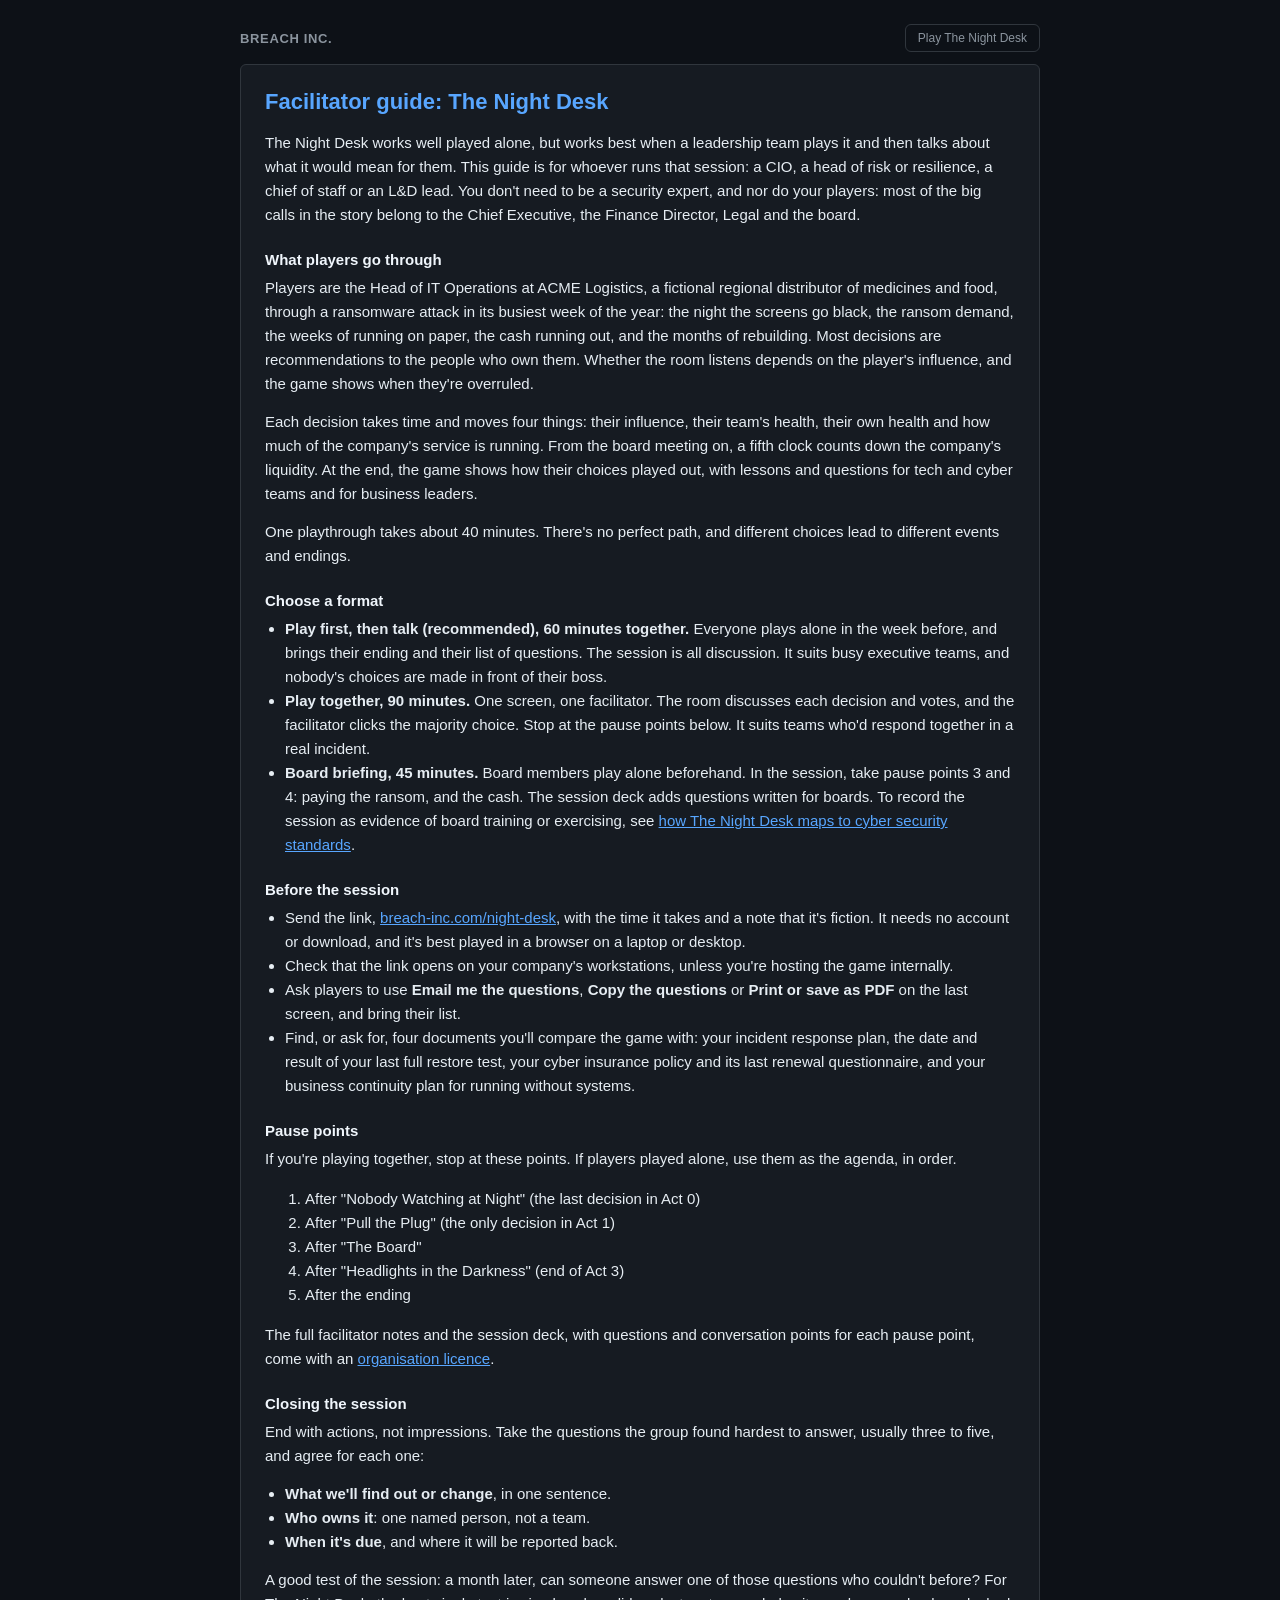
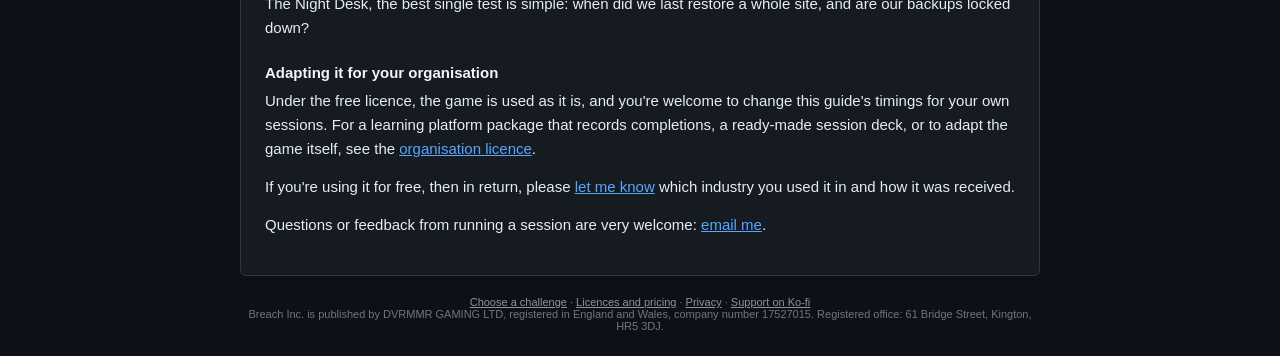
<file: night-desk/facilitator.html>
<!DOCTYPE html>
<html lang="en">
<head>
  <meta charset="utf-8">
  <meta name="viewport" content="width=device-width, initial-scale=1">
  <title>Facilitator guide · The Night Desk · Breach Inc.</title>
  <meta name="description" content="How to run The Night Desk, a ransomware simulation, as a workshop for a leadership team: session plans, pause points and an action list.">
  <link rel="icon" type="image/svg+xml" href="art/favicon-03-lit-door.svg">
  <link rel="stylesheet" href="styles.css?v=5">
</head>
<body>
  <div class="container">
    <header class="top">
      <a class="brand" href="../index.html">Breach Inc.</a>
      <a class="link-btn" href="./">Play The Night Desk</a>
    </header>
    <main class="card page">
      <h1>Facilitator guide: The Night Desk</h1>
      <p>The Night Desk works well played alone, but works best when a leadership team plays it and then talks about what it would mean for them. This guide is for whoever runs that session: a CIO, a head of risk or resilience, a chief of staff or an L&amp;D lead. You don't need to be a security expert, and nor do your players: most of the big calls in the story belong to the Chief Executive, the Finance Director, Legal and the board.</p>

      <h2>What players go through</h2>
      <p>Players are the Head of IT Operations at ACME Logistics, a fictional regional distributor of medicines and food, through a ransomware attack in its busiest week of the year: the night the screens go black, the ransom demand, the weeks of running on paper, the cash running out, and the months of rebuilding. Most decisions are recommendations to the people who own them. Whether the room listens depends on the player's influence, and the game shows when they're overruled.</p>
      <p>Each decision takes time and moves four things: their influence, their team's health, their own health and how much of the company's service is running. From the board meeting on, a fifth clock counts down the company's liquidity. At the end, the game shows how their choices played out, with lessons and questions for tech and cyber teams and for business leaders.</p>
      <p>One playthrough takes about 40 minutes. There's no perfect path, and different choices lead to different events and endings.</p>

      <h2>Choose a format</h2>
      <ul>
        <li><strong>Play first, then talk (recommended), 60 minutes together.</strong> Everyone plays alone in the week before, and brings their ending and their list of questions. The session is all discussion. It suits busy executive teams, and nobody's choices are made in front of their boss.</li>
        <li><strong>Play together, 90 minutes.</strong> One screen, one facilitator. The room discusses each decision and votes, and the facilitator clicks the majority choice. Stop at the pause points below. It suits teams who'd respond together in a real incident.</li>
        <li><strong>Board briefing, 45 minutes.</strong> Board members play alone beforehand. In the session, take pause points 3 and 4: paying the ransom, and the cash. The session deck adds questions written for boards. To record the session as evidence of board training or exercising, see <a href="standards.html">how The Night Desk maps to cyber security standards</a>.</li>
      </ul>

      <h2>Before the session</h2>
      <ul>
        <li>Send the link, <a href="https://breach-inc.com/night-desk/">breach-inc.com/night-desk</a>, with the time it takes and a note that it's fiction. It needs no account or download, and it's best played in a browser on a laptop or desktop.</li>
        <li>Check that the link opens on your company's workstations, unless you're hosting the game internally.</li>
        <li>Ask players to use <strong>Email me the questions</strong>, <strong>Copy the questions</strong> or <strong>Print or save as PDF</strong> on the last screen, and bring their list.</li>
        <li>Find, or ask for, four documents you'll compare the game with: your incident response plan, the date and result of your last full restore test, your cyber insurance policy and its last renewal questionnaire, and your business continuity plan for running without systems.</li>
      </ul>

      <h2>Pause points</h2>
      <p>If you're playing together, stop at these points. If players played alone, use them as the agenda, in order.</p>

      <ol>
        <li>After "Nobody Watching at Night" (the last decision in Act 0)</li>
        <li>After "Pull the Plug" (the only decision in Act 1)</li>
        <li>After "The Board"</li>
        <li>After "Headlights in the Darkness" (end of Act 3)</li>
        <li>After the ending</li>
      </ol>
      <p>The full facilitator notes and the session deck, with questions and conversation points for each pause point, come with an <a href="../licence.html#organisation">organisation licence</a>.</p>

      <h2>Closing the session</h2>
      <p>End with actions, not impressions. Take the questions the group found hardest to answer, usually three to five, and agree for each one:</p>
      <ul>
        <li><strong>What we'll find out or change</strong>, in one sentence.</li>
        <li><strong>Who owns it</strong>: one named person, not a team.</li>
        <li><strong>When it's due</strong>, and where it will be reported back.</li>
      </ul>
      <p>A good test of the session: a month later, can someone answer one of those questions who couldn't before? For The Night Desk, the best single test is simple: when did we last restore a whole site, and are our backups locked down?</p>

      <h2>Adapting it for your organisation</h2>
      <p>Under the free licence, the game is used as it is, and you're welcome to change this guide's timings for your own sessions. For a learning platform package that records completions, a ready-made session deck, or to adapt the game itself, see the <a href="../licence.html#organisation">organisation licence</a>.</p>
      <p>If you're using it for free, then in return, please <a href="mailto:hello@breach-inc.com?subject=How%20we%20used%20The%20Night%20Desk">let me know</a> which industry you used it in and how it was received.</p>
      <p>Questions or feedback from running a session are very welcome: <a href="mailto:hello@breach-inc.com?subject=The%20Night%20Desk%20facilitator%20guide">email me</a>.</p>
    </main>
    <footer class="disclaimer">
      <a href="../index.html">Choose a challenge</a> &middot; <a href="../licence.html">Licences and pricing</a> &middot; <a href="../privacy.html">Privacy</a> &middot; <a href="https://ko-fi.com/dvrmmr" target="_blank" rel="noopener noreferrer">Support on Ko-fi</a>
      <br>Breach Inc. is published by DVRMMR GAMING LTD, registered in England and Wales, company number 17527015. Registered office: 61 Bridge Street, Kington, HR5 3DJ.
    </footer>
  </div>
</body>
</html>
</file>
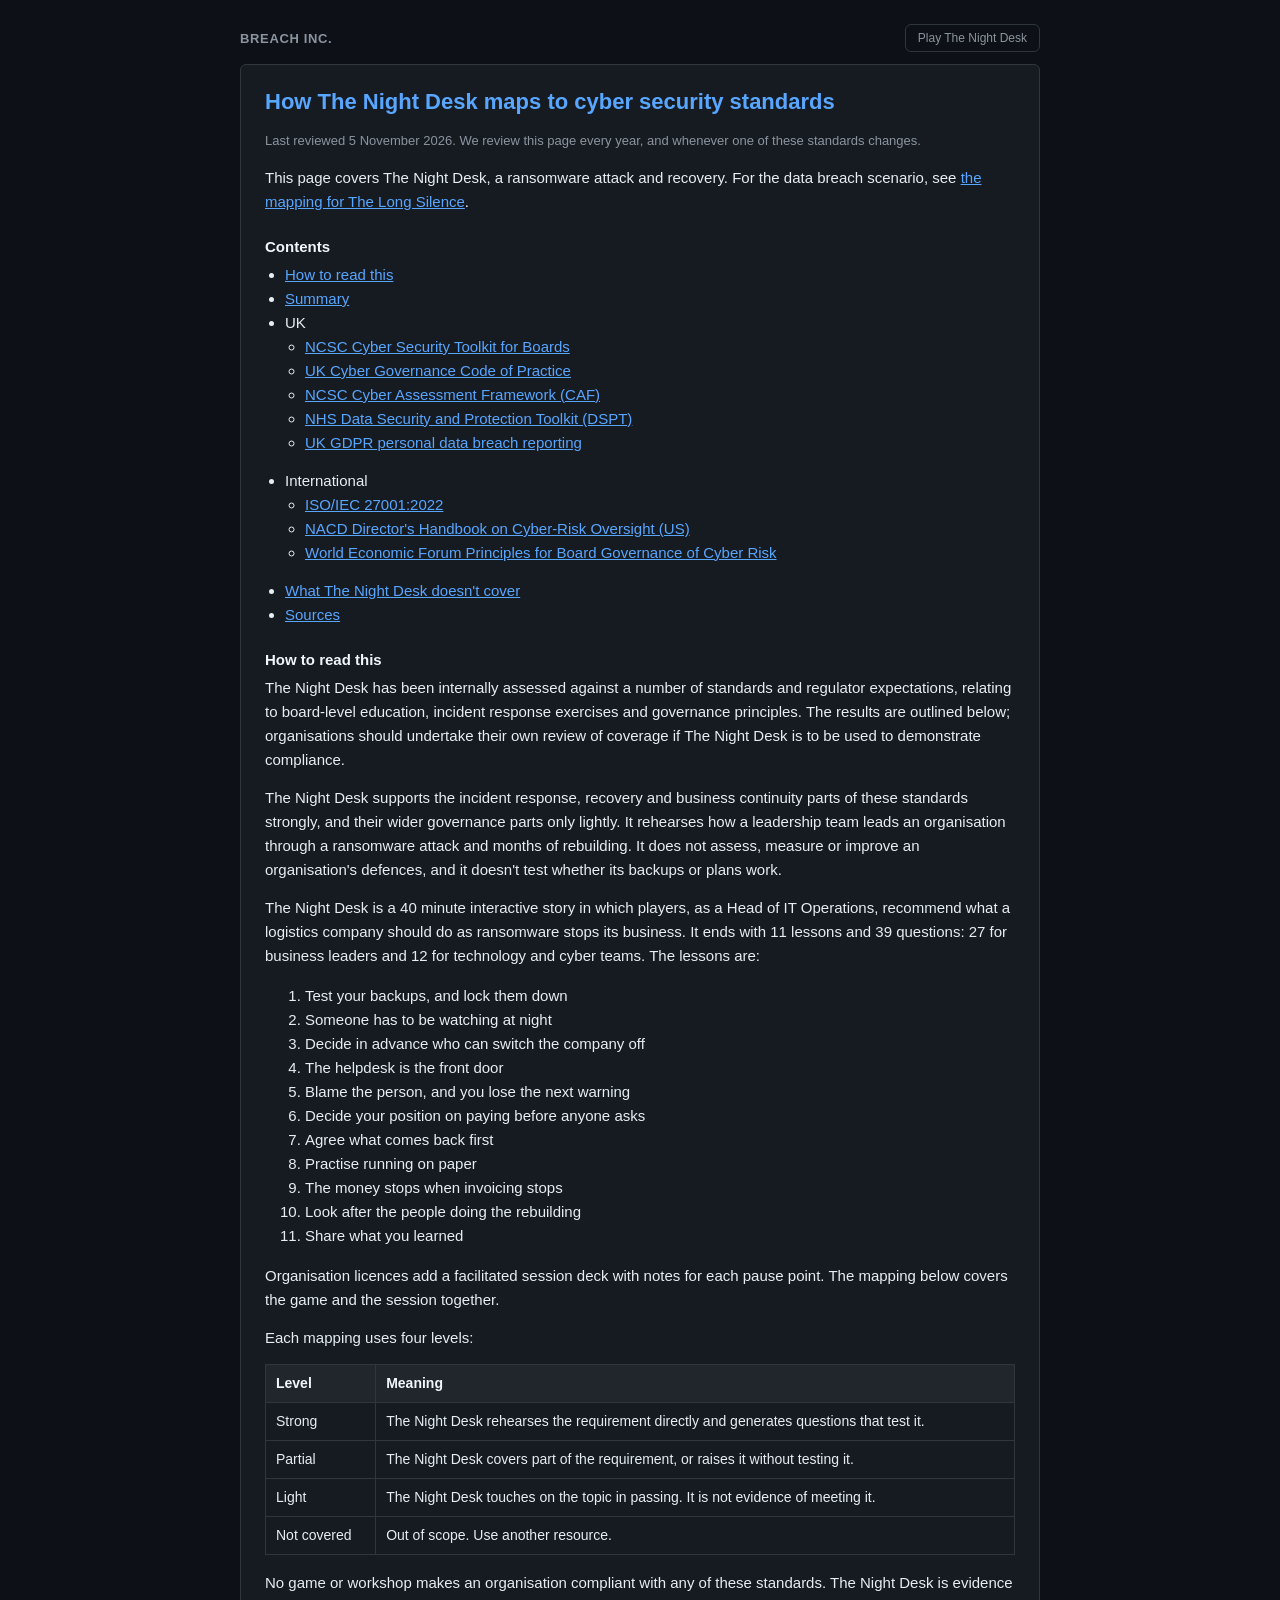
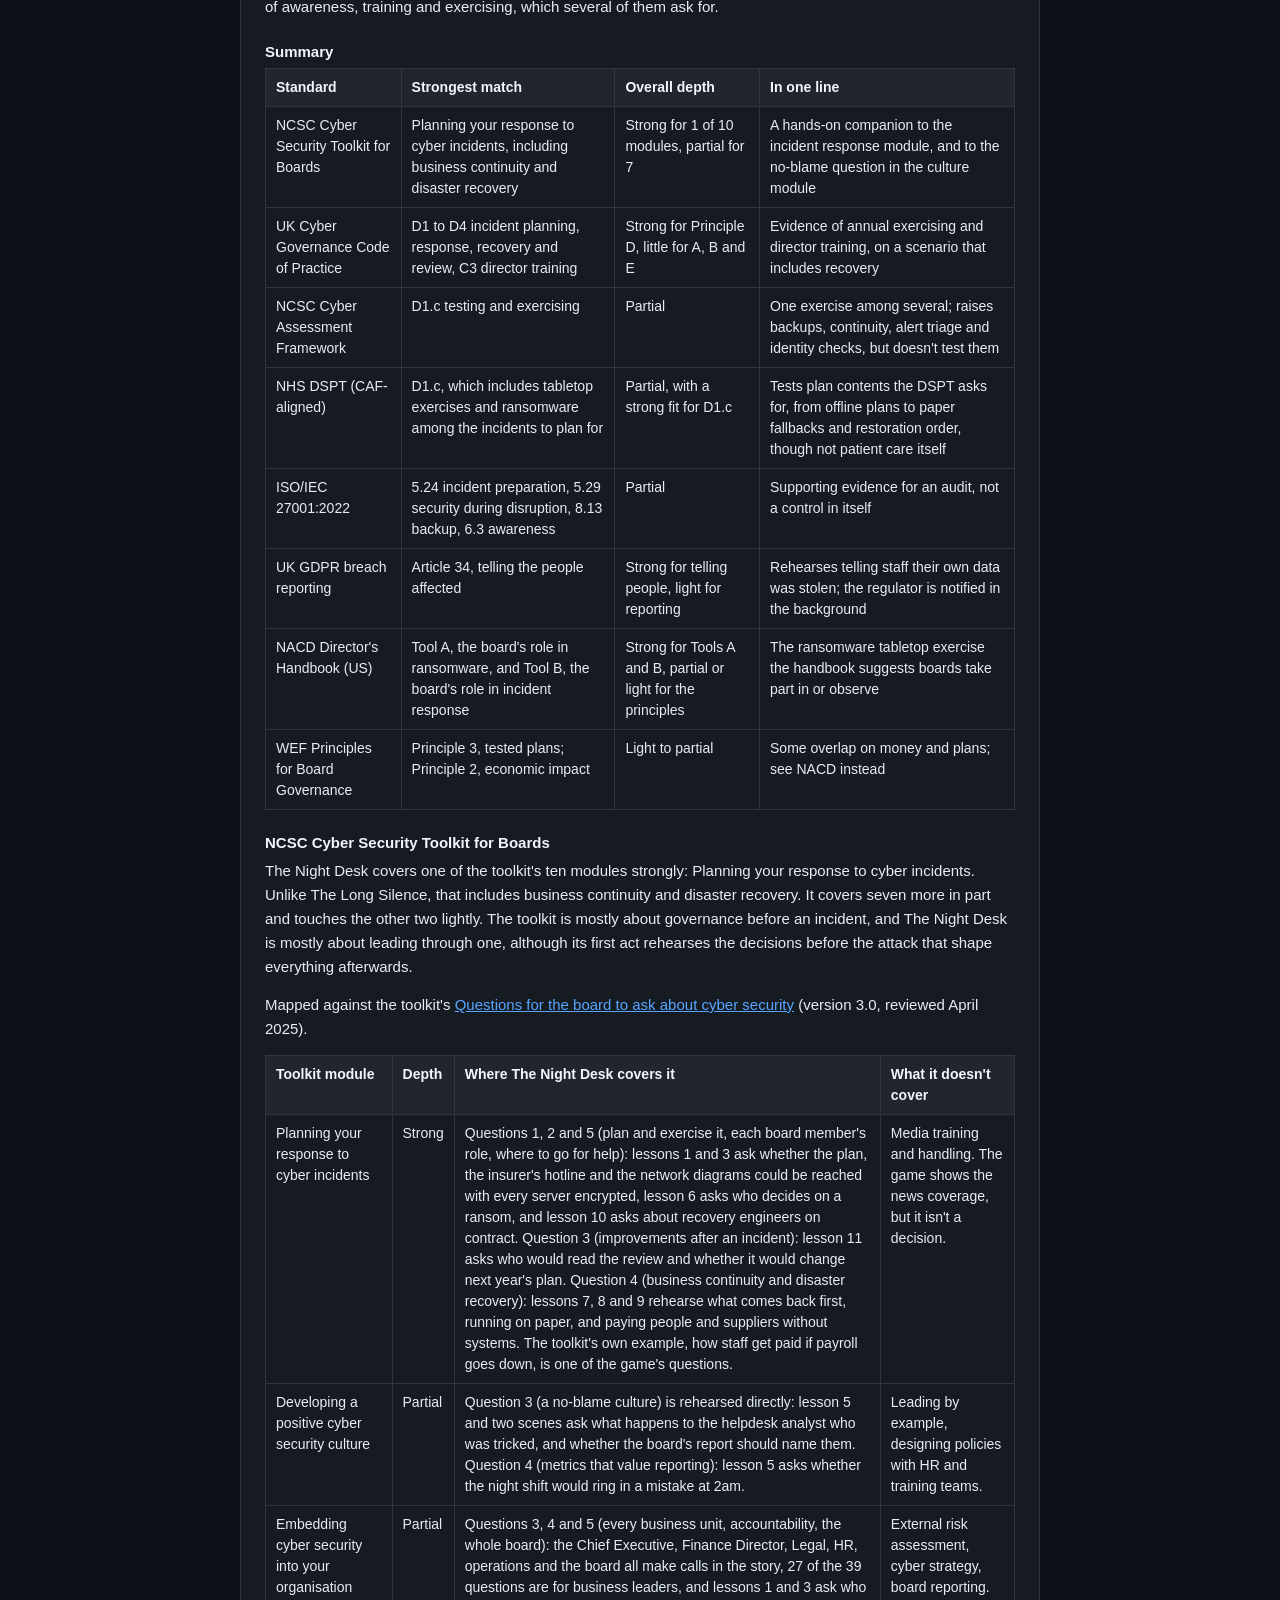
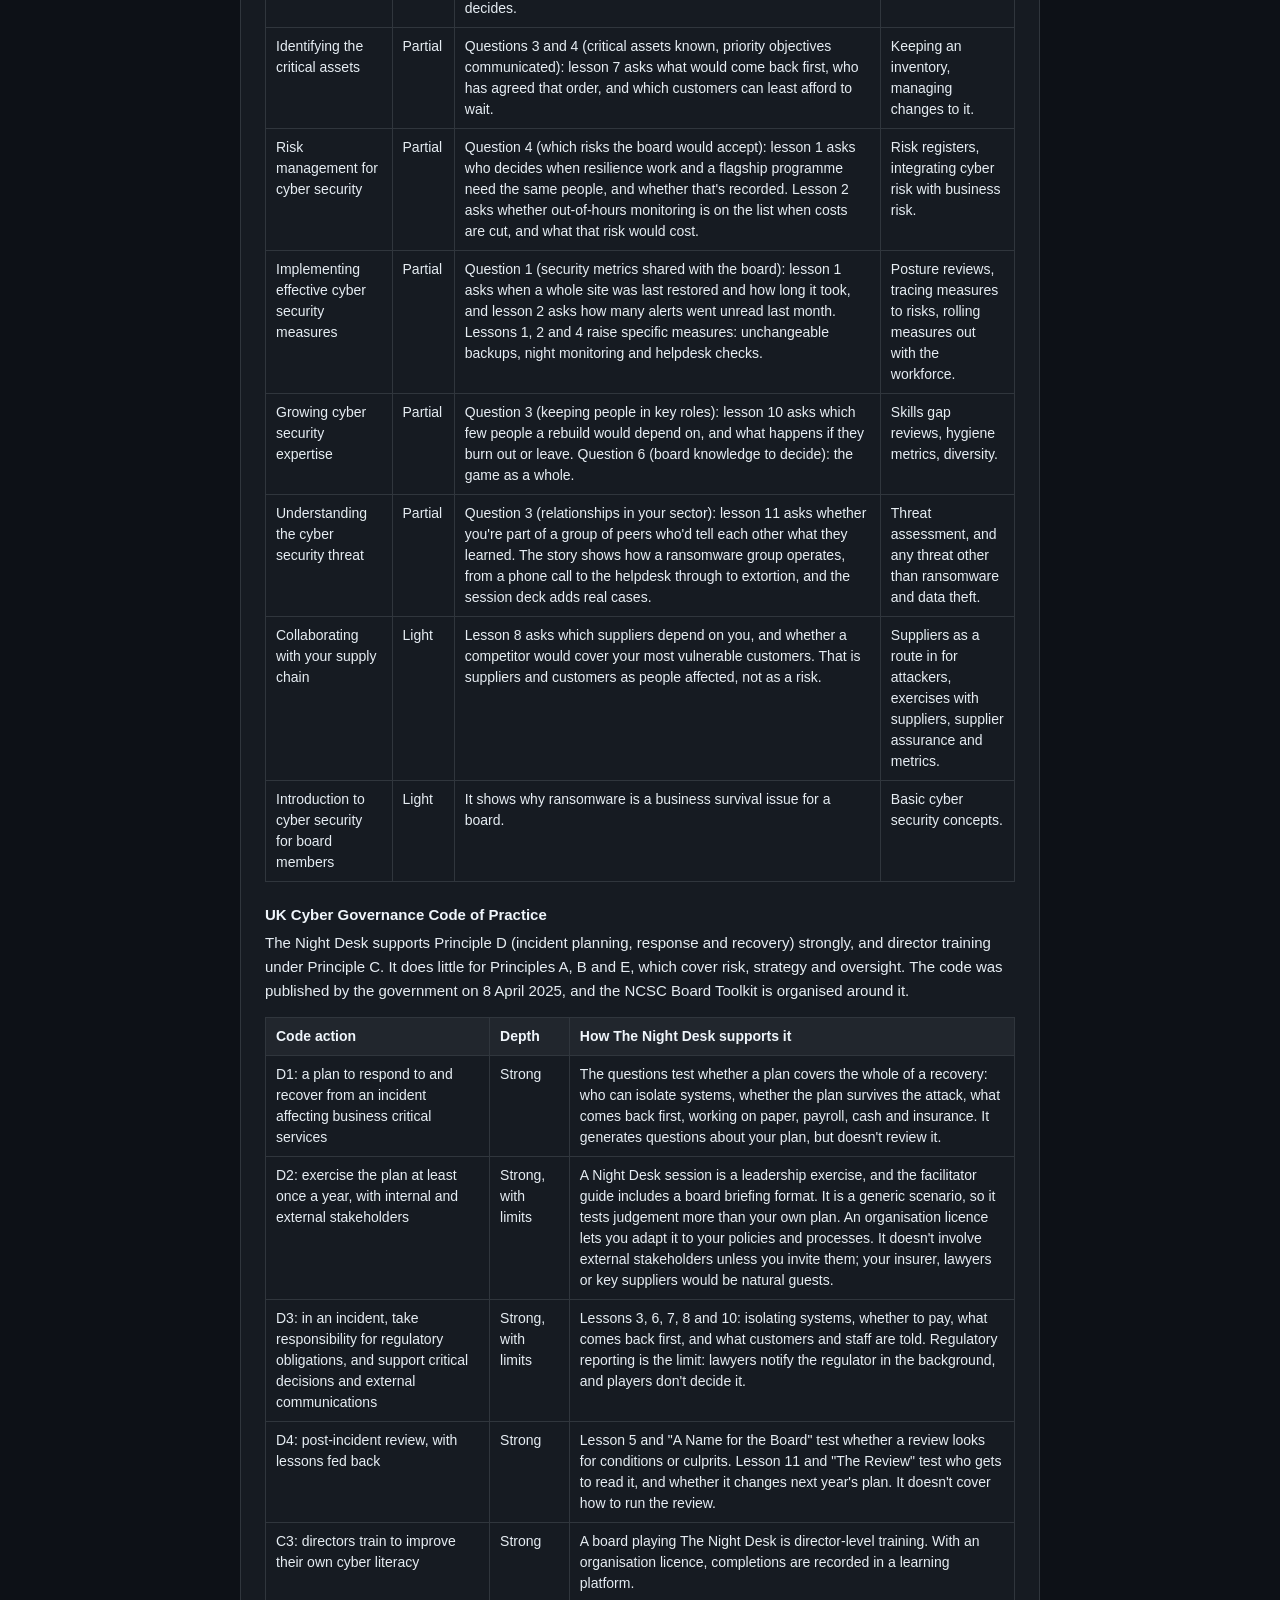
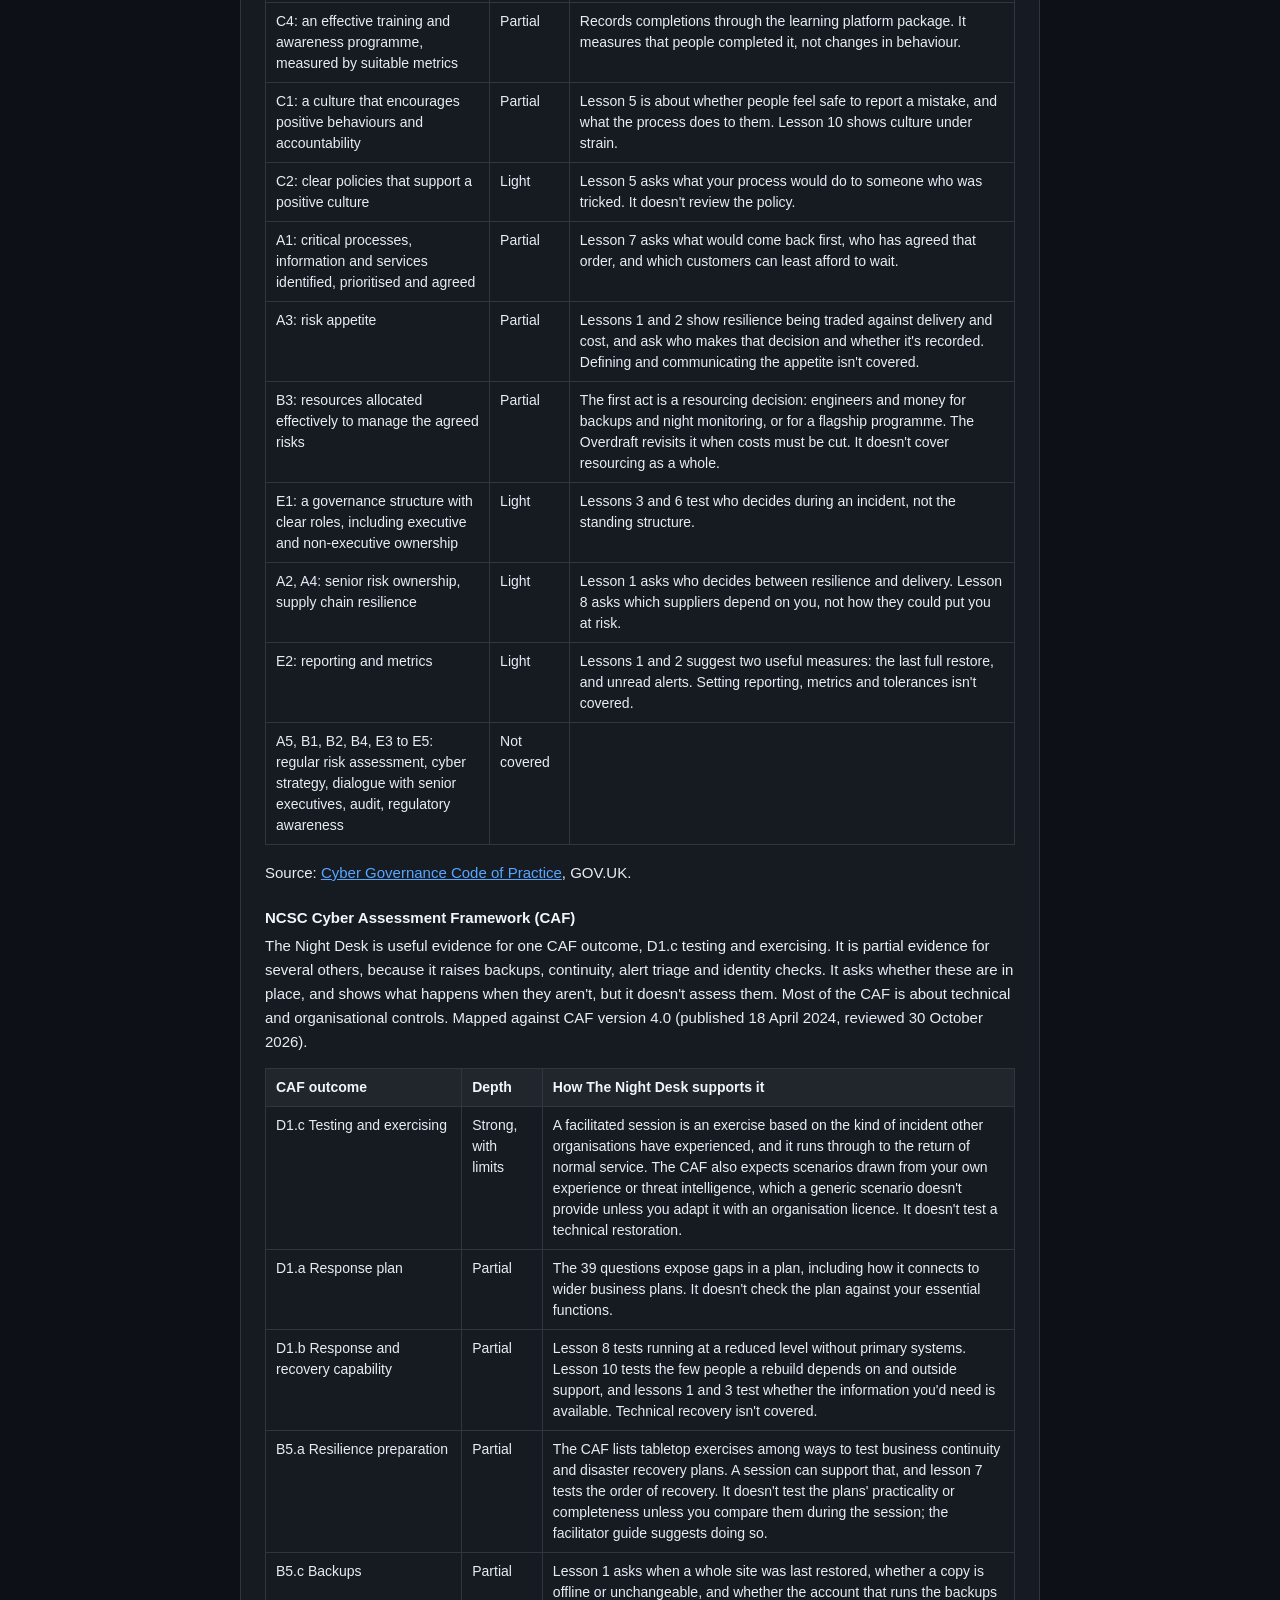
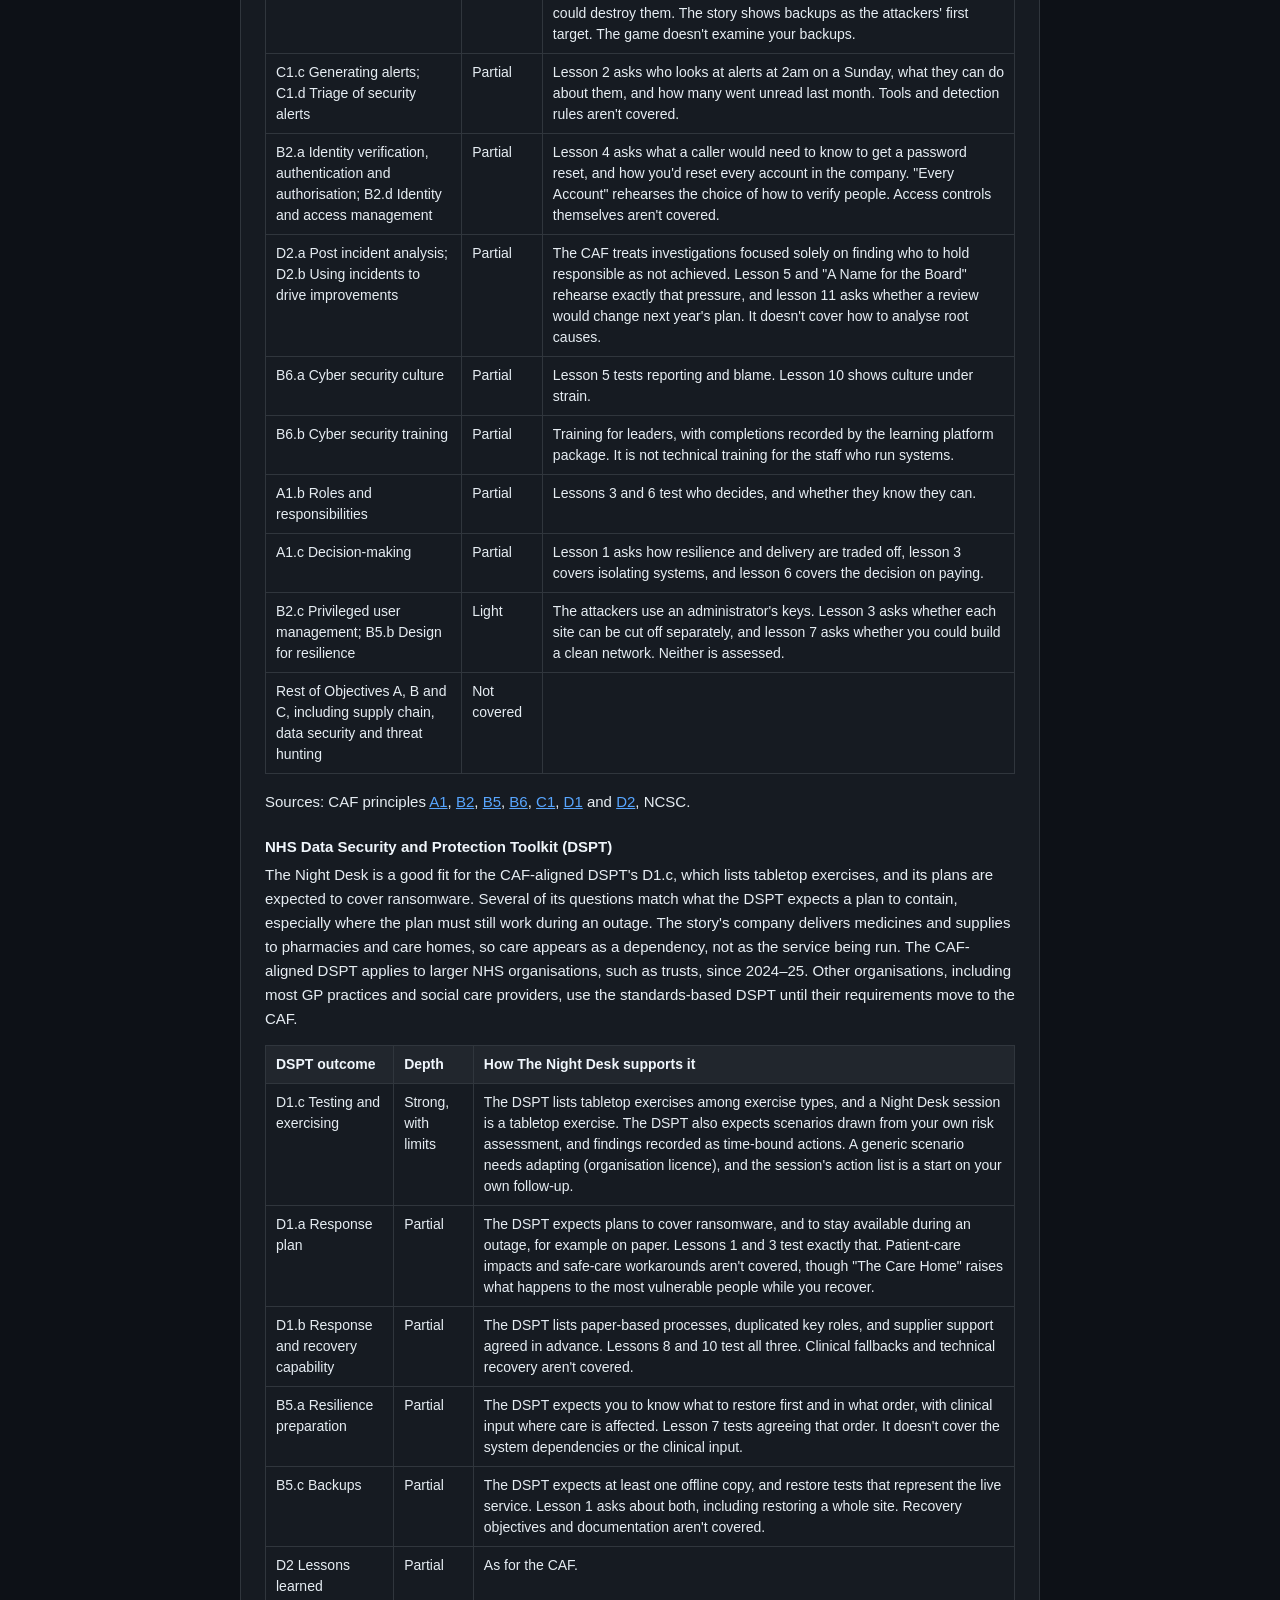
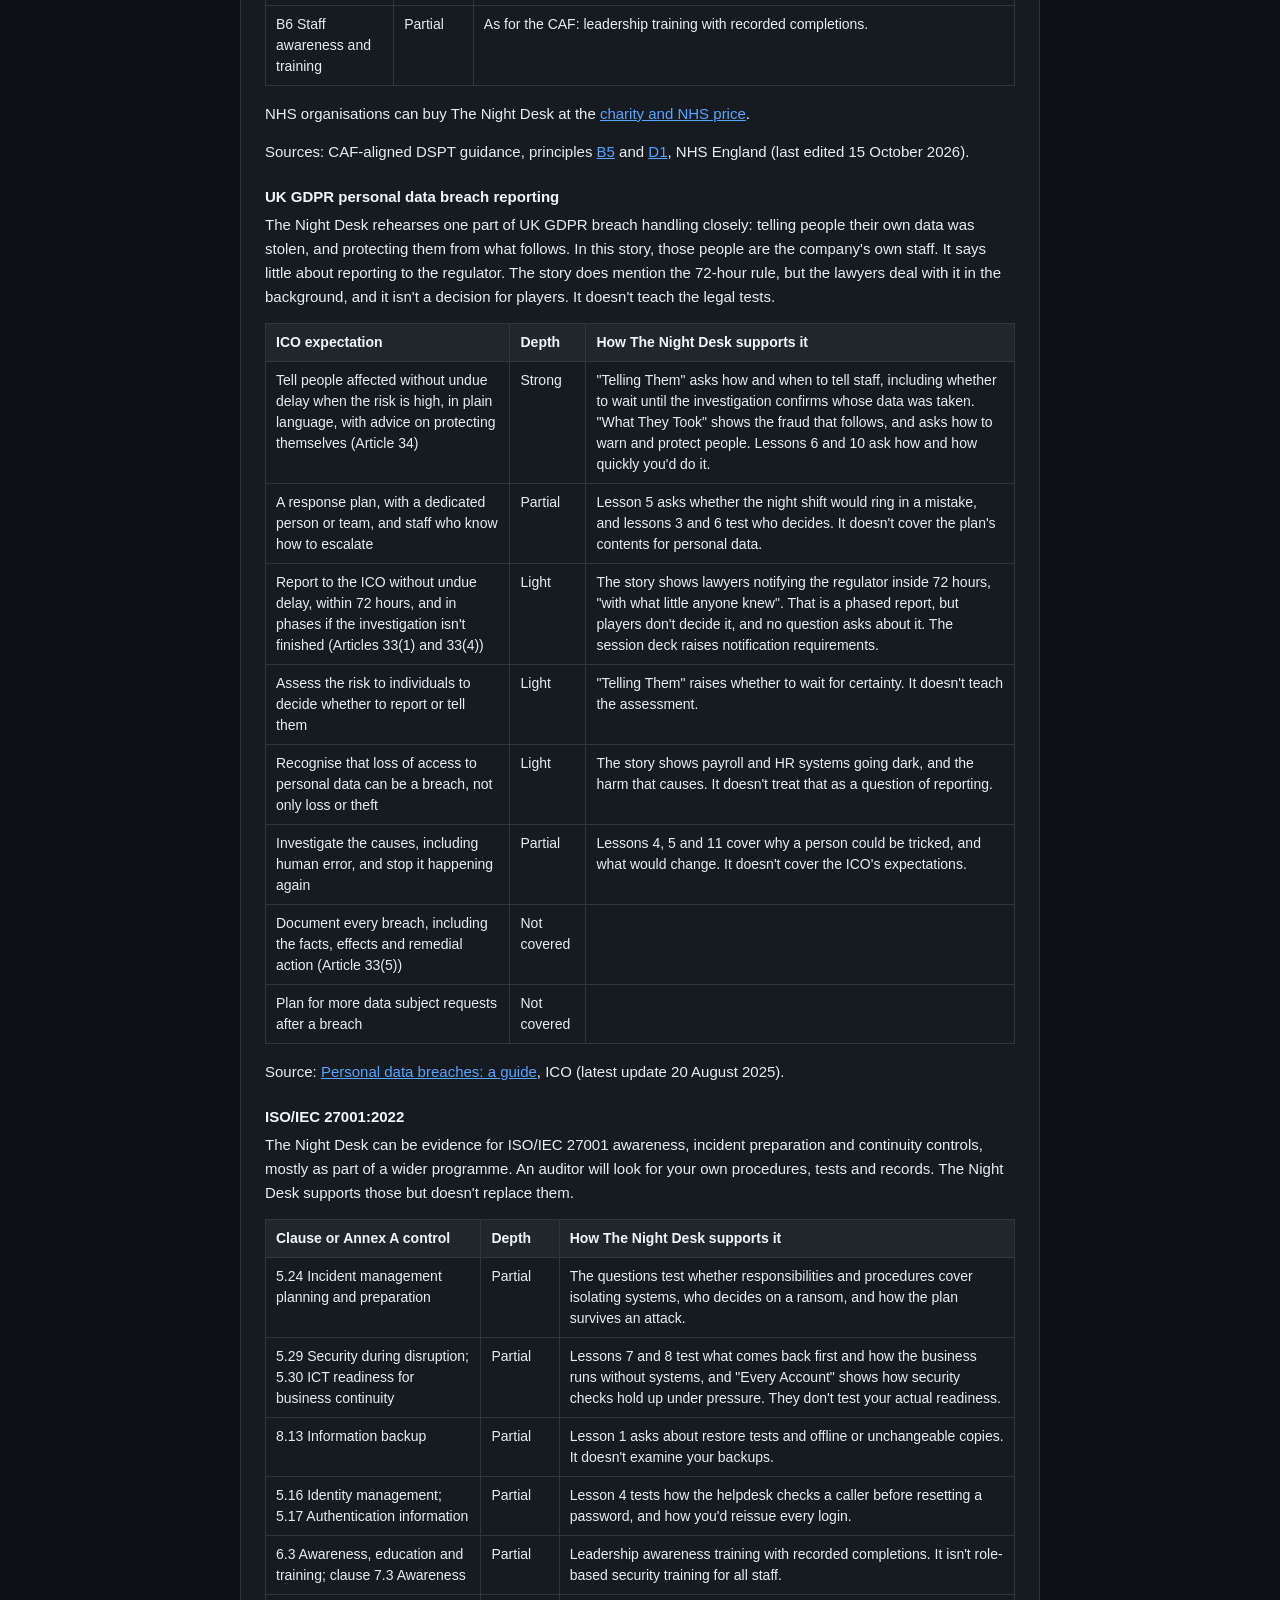
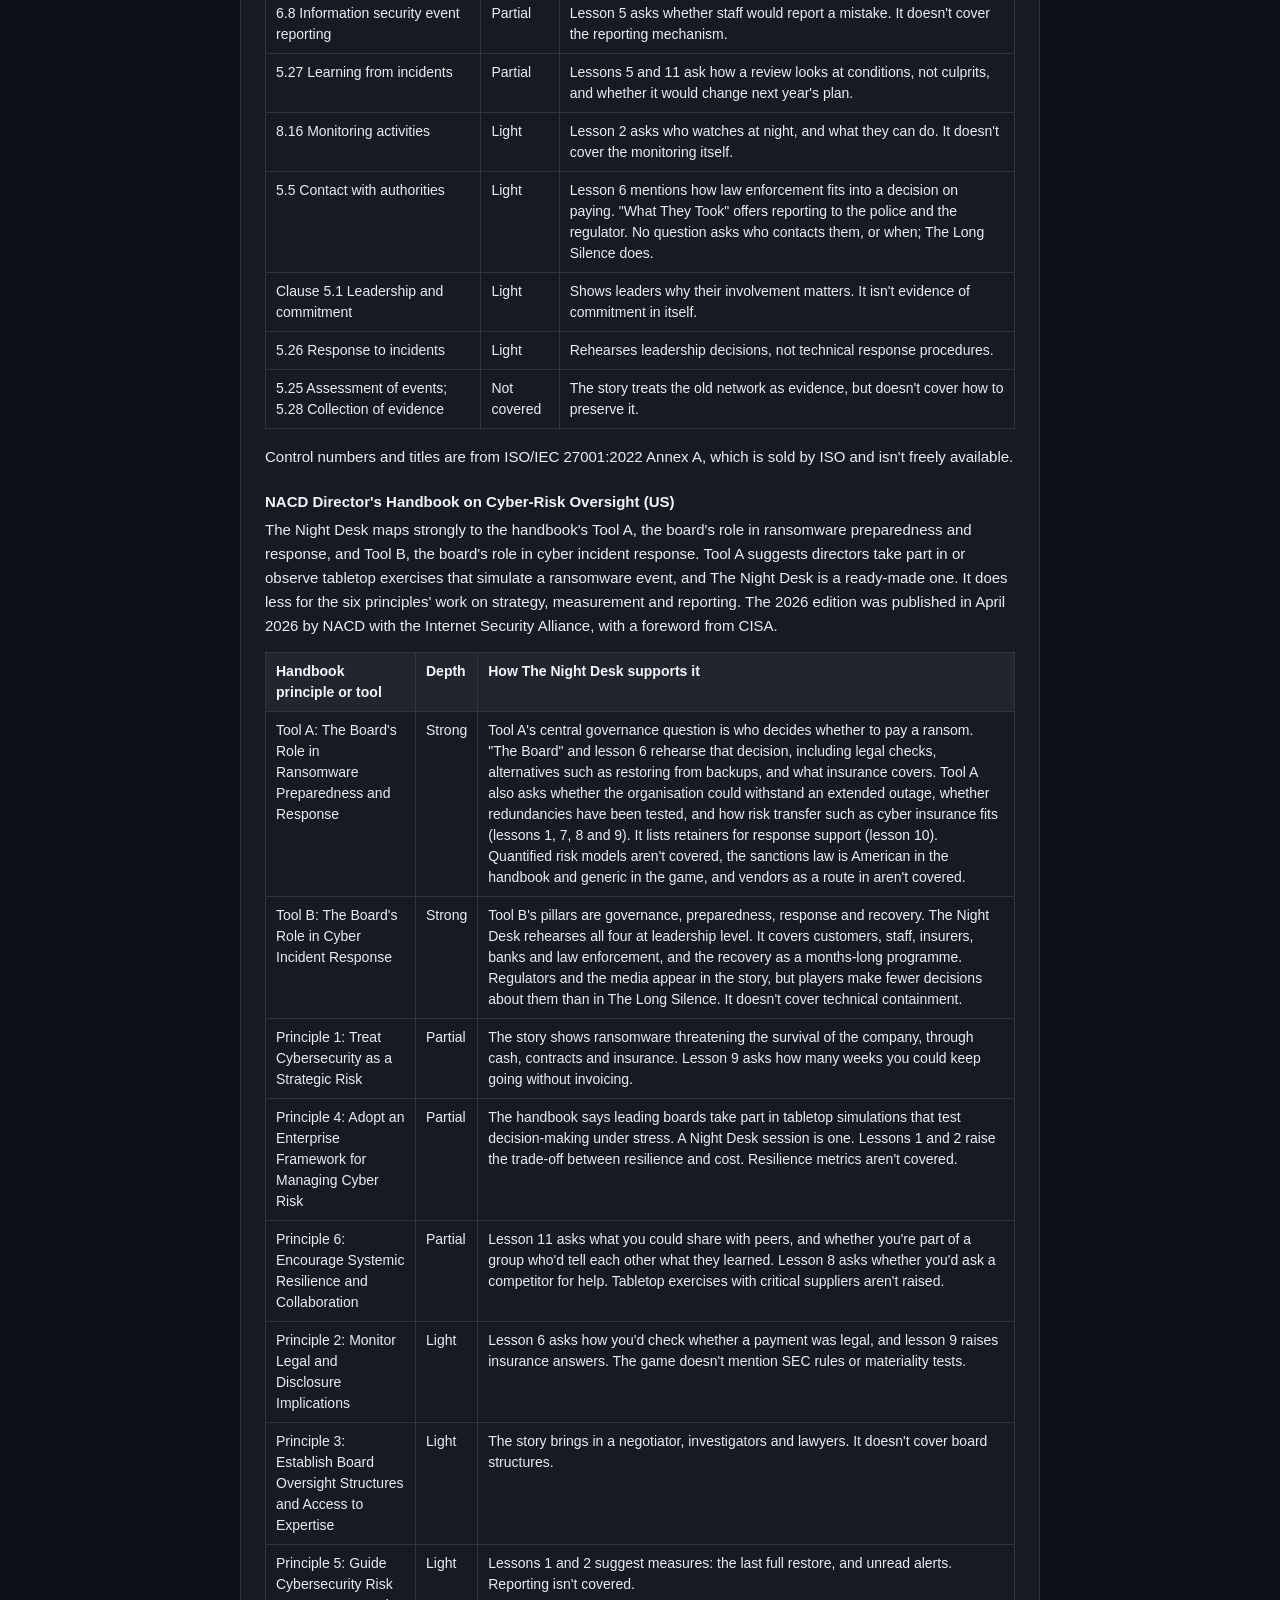
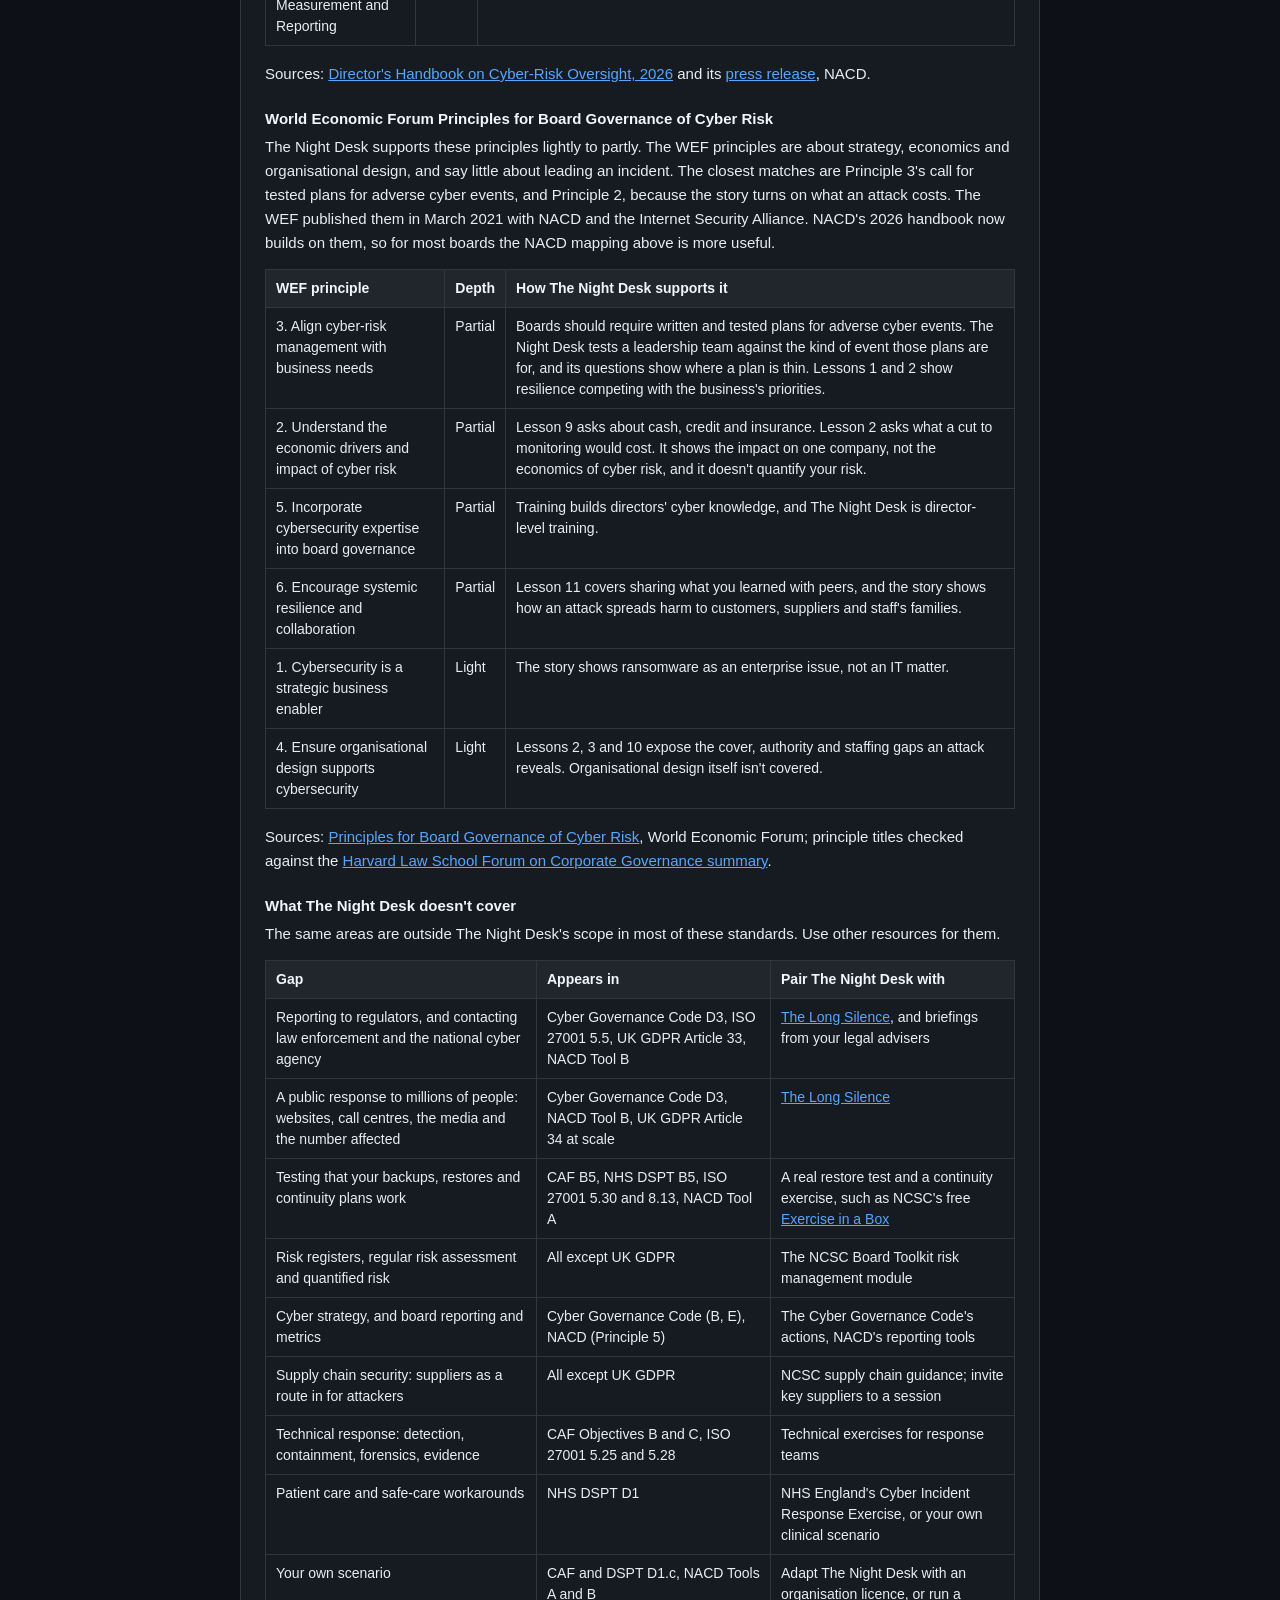
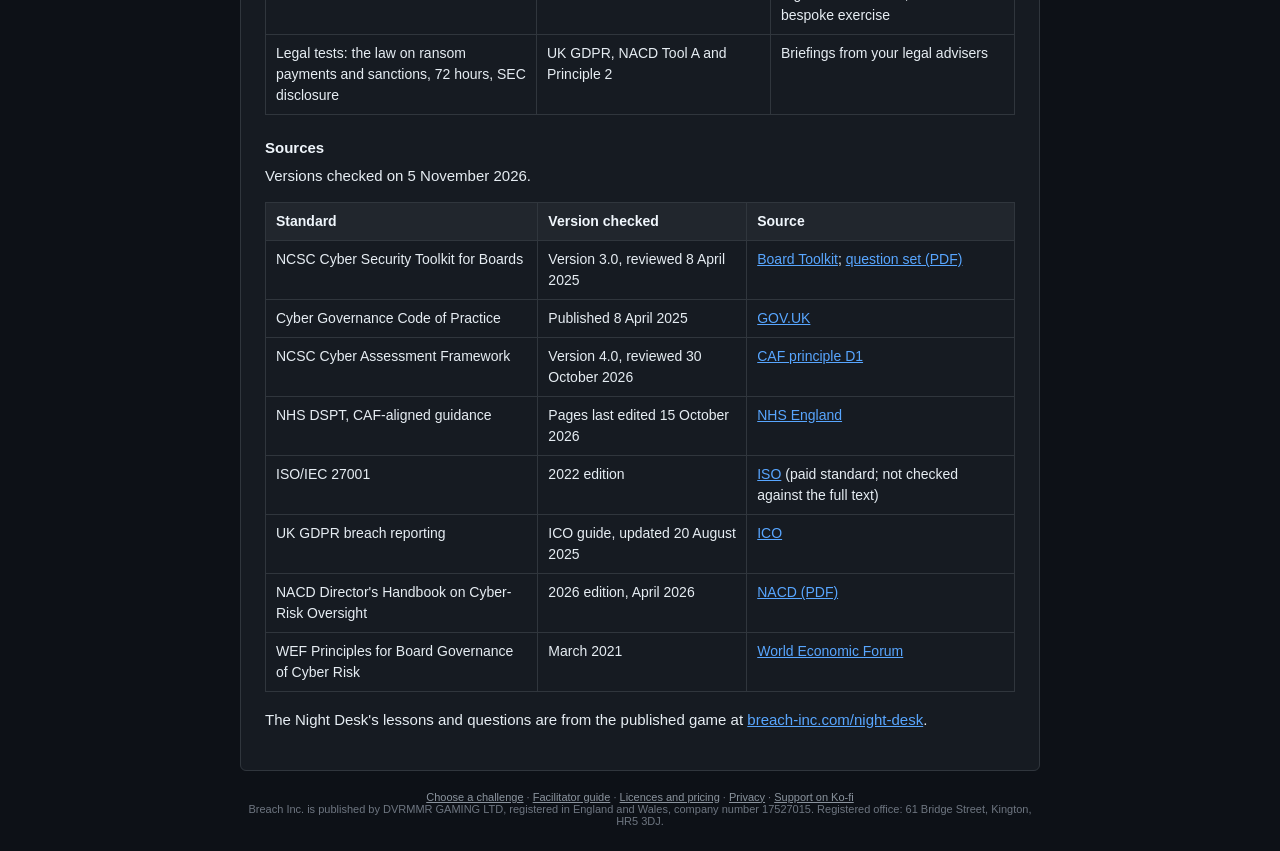
<file: night-desk/standards.html>
<!DOCTYPE html>
<html lang="en">
<head>
  <meta charset="utf-8">
  <meta name="viewport" content="width=device-width, initial-scale=1">
  <title>Standards Mapping · The Night Desk · Breach Inc.</title>
  <meta name="description" content="How The Night Desk, a ransomware simulation, supports the NCSC Board Toolkit, the Cyber Governance Code of Practice, the CAF, the NHS DSPT, ISO/IEC 27001, UK GDPR breach reporting, the NACD handbook and the WEF principles.">
  <link rel="icon" type="image/svg+xml" href="art/favicon-03-lit-door.svg">
  <link rel="stylesheet" href="styles.css?v=5">
</head>
<body>
  <div class="container">
    <header class="top">
      <a class="brand" href="../index.html">Breach Inc.</a>
      <a class="link-btn" href="./">Play The Night Desk</a>
    </header>
    <main class="card page">
      <h1>How The Night Desk maps to cyber security standards</h1>
      <p class="page-date">Last reviewed 5 November 2026. We review this page every year, and whenever one of these standards changes.</p>
      <p>This page covers The Night Desk, a ransomware attack and recovery. For the data breach scenario, see <a href="../standards.html">the mapping for The Long Silence</a>.</p>

      <h2 id="contents">Contents</h2>
      <ul>
        <li><a href="#how-to-read-this">How to read this</a></li>
        <li><a href="#summary">Summary</a></li>
        <li>UK
          <ul>
            <li><a href="#ncsc-cyber-security-toolkit-for-boards">NCSC Cyber Security Toolkit for Boards</a></li>
            <li><a href="#uk-cyber-governance-code-of-practice">UK Cyber Governance Code of Practice</a></li>
            <li><a href="#ncsc-cyber-assessment-framework-caf">NCSC Cyber Assessment Framework (CAF)</a></li>
            <li><a href="#nhs-data-security-and-protection-toolkit-dspt">NHS Data Security and Protection Toolkit (DSPT)</a></li>
            <li><a href="#uk-gdpr-personal-data-breach-reporting">UK GDPR personal data breach reporting</a></li>
          </ul>
        </li>
        <li>International
          <ul>
            <li><a href="#iso-iec-27001-2022">ISO/IEC 27001:2022</a></li>
            <li><a href="#nacd-director-s-handbook-on-cyber-risk-oversight-us">NACD Director's Handbook on Cyber-Risk Oversight (US)</a></li>
            <li><a href="#world-economic-forum-principles-for-board-governance-of-cyber-risk">World Economic Forum Principles for Board Governance of Cyber Risk</a></li>
          </ul>
        </li>
        <li><a href="#what-the-night-desk-doesn-t-cover">What The Night Desk doesn't cover</a></li>
        <li><a href="#sources">Sources</a></li>
      </ul>

      <h2 id="how-to-read-this">How to read this</h2>
      <p>The Night Desk has been internally assessed against a number of standards and regulator expectations, relating to board-level education, incident response exercises and governance principles. The results are outlined below; organisations should undertake their own review of coverage if The Night Desk is to be used to demonstrate compliance.</p>
      <p>The Night Desk supports the incident response, recovery and business continuity parts of these standards strongly, and their wider governance parts only lightly. It rehearses how a leadership team leads an organisation through a ransomware attack and months of rebuilding. It does not assess, measure or improve an organisation's defences, and it doesn't test whether its backups or plans work.</p>
      <p>The Night Desk is a 40 minute interactive story in which players, as a Head of IT Operations, recommend what a logistics company should do as ransomware stops its business. It ends with 11 lessons and 39 questions: 27 for business leaders and 12 for technology and cyber teams. The lessons are:</p>
      <ol>
        <li>Test your backups, and lock them down</li>
        <li>Someone has to be watching at night</li>
        <li>Decide in advance who can switch the company off</li>
        <li>The helpdesk is the front door</li>
        <li>Blame the person, and you lose the next warning</li>
        <li>Decide your position on paying before anyone asks</li>
        <li>Agree what comes back first</li>
        <li>Practise running on paper</li>
        <li>The money stops when invoicing stops</li>
        <li>Look after the people doing the rebuilding</li>
        <li>Share what you learned</li>
      </ol>
      <p>Organisation licences add a facilitated session deck with notes for each pause point. The mapping below covers the game and the session together.</p>
      <p>Each mapping uses four levels:</p>
      <div class="table-wrap"><table>
          <tr><th>Level</th><th>Meaning</th></tr>
          <tr><td>Strong</td><td>The Night Desk rehearses the requirement directly and generates questions that test it.</td></tr>
          <tr><td>Partial</td><td>The Night Desk covers part of the requirement, or raises it without testing it.</td></tr>
          <tr><td>Light</td><td>The Night Desk touches on the topic in passing. It is not evidence of meeting it.</td></tr>
          <tr><td>Not covered</td><td>Out of scope. Use another resource.</td></tr>
      </table></div>
      <p>No game or workshop makes an organisation compliant with any of these standards. The Night Desk is evidence of awareness, training and exercising, which several of them ask for.</p>

      <h2 id="summary">Summary</h2>
      <div class="table-wrap"><table>
          <tr><th>Standard</th><th>Strongest match</th><th>Overall depth</th><th>In one line</th></tr>
          <tr><td>NCSC Cyber Security Toolkit for Boards</td><td>Planning your response to cyber incidents, including business continuity and disaster recovery</td><td>Strong for 1 of 10 modules, partial for 7</td><td>A hands-on companion to the incident response module, and to the no-blame question in the culture module</td></tr>
          <tr><td>UK Cyber Governance Code of Practice</td><td>D1 to D4 incident planning, response, recovery and review, C3 director training</td><td>Strong for Principle D, little for A, B and E</td><td>Evidence of annual exercising and director training, on a scenario that includes recovery</td></tr>
          <tr><td>NCSC Cyber Assessment Framework</td><td>D1.c testing and exercising</td><td>Partial</td><td>One exercise among several; raises backups, continuity, alert triage and identity checks, but doesn't test them</td></tr>
          <tr><td>NHS DSPT (CAF-aligned)</td><td>D1.c, which includes tabletop exercises and ransomware among the incidents to plan for</td><td>Partial, with a strong fit for D1.c</td><td>Tests plan contents the DSPT asks for, from offline plans to paper fallbacks and restoration order, though not patient care itself</td></tr>
          <tr><td>ISO/IEC 27001:2022</td><td>5.24 incident preparation, 5.29 security during disruption, 8.13 backup, 6.3 awareness</td><td>Partial</td><td>Supporting evidence for an audit, not a control in itself</td></tr>
          <tr><td>UK GDPR breach reporting</td><td>Article 34, telling the people affected</td><td>Strong for telling people, light for reporting</td><td>Rehearses telling staff their own data was stolen; the regulator is notified in the background</td></tr>
          <tr><td>NACD Director's Handbook (US)</td><td>Tool A, the board's role in ransomware, and Tool B, the board's role in incident response</td><td>Strong for Tools A and B, partial or light for the principles</td><td>The ransomware tabletop exercise the handbook suggests boards take part in or observe</td></tr>
          <tr><td>WEF Principles for Board Governance</td><td>Principle 3, tested plans; Principle 2, economic impact</td><td>Light to partial</td><td>Some overlap on money and plans; see NACD instead</td></tr>
      </table></div>

      <h2 id="ncsc-cyber-security-toolkit-for-boards">NCSC Cyber Security Toolkit for Boards</h2>
      <p>The Night Desk covers one of the toolkit's ten modules strongly: Planning your response to cyber incidents. Unlike The Long Silence, that includes business continuity and disaster recovery. It covers seven more in part and touches the other two lightly. The toolkit is mostly about governance before an incident, and The Night Desk is mostly about leading through one, although its first act rehearses the decisions before the attack that shape everything afterwards.</p>
      <p>Mapped against the toolkit's <a href="https://www.ncsc.gov.uk/sites/default/files/documents/NCSC-Cyber-Security-Toolkit-For-Boards-full-question-set.pdf" target="_blank" rel="noopener noreferrer">Questions for the board to ask about cyber security</a> (version 3.0, reviewed April 2025).</p>
      <div class="table-wrap"><table>
          <tr><th>Toolkit module</th><th>Depth</th><th>Where The Night Desk covers it</th><th>What it doesn't cover</th></tr>
          <tr><td>Planning your response to cyber incidents</td><td>Strong</td><td>Questions 1, 2 and 5 (plan and exercise it, each board member's role, where to go for help): lessons 1 and 3 ask whether the plan, the insurer's hotline and the network diagrams could be reached with every server encrypted, lesson 6 asks who decides on a ransom, and lesson 10 asks about recovery engineers on contract. Question 3 (improvements after an incident): lesson 11 asks who would read the review and whether it would change next year's plan. Question 4 (business continuity and disaster recovery): lessons 7, 8 and 9 rehearse what comes back first, running on paper, and paying people and suppliers without systems. The toolkit's own example, how staff get paid if payroll goes down, is one of the game's questions.</td><td>Media training and handling. The game shows the news coverage, but it isn't a decision.</td></tr>
          <tr><td>Developing a positive cyber security culture</td><td>Partial</td><td>Question 3 (a no-blame culture) is rehearsed directly: lesson 5 and two scenes ask what happens to the helpdesk analyst who was tricked, and whether the board's report should name them. Question 4 (metrics that value reporting): lesson 5 asks whether the night shift would ring in a mistake at 2am.</td><td>Leading by example, designing policies with HR and training teams.</td></tr>
          <tr><td>Embedding cyber security into your organisation</td><td>Partial</td><td>Questions 3, 4 and 5 (every business unit, accountability, the whole board): the Chief Executive, Finance Director, Legal, HR, operations and the board all make calls in the story, 27 of the 39 questions are for business leaders, and lessons 1 and 3 ask who decides.</td><td>External risk assessment, cyber strategy, board reporting.</td></tr>
          <tr><td>Identifying the critical assets</td><td>Partial</td><td>Questions 3 and 4 (critical assets known, priority objectives communicated): lesson 7 asks what would come back first, who has agreed that order, and which customers can least afford to wait.</td><td>Keeping an inventory, managing changes to it.</td></tr>
          <tr><td>Risk management for cyber security</td><td>Partial</td><td>Question 4 (which risks the board would accept): lesson 1 asks who decides when resilience work and a flagship programme need the same people, and whether that's recorded. Lesson 2 asks whether out-of-hours monitoring is on the list when costs are cut, and what that risk would cost.</td><td>Risk registers, integrating cyber risk with business risk.</td></tr>
          <tr><td>Implementing effective cyber security measures</td><td>Partial</td><td>Question 1 (security metrics shared with the board): lesson 1 asks when a whole site was last restored and how long it took, and lesson 2 asks how many alerts went unread last month. Lessons 1, 2 and 4 raise specific measures: unchangeable backups, night monitoring and helpdesk checks.</td><td>Posture reviews, tracing measures to risks, rolling measures out with the workforce.</td></tr>
          <tr><td>Growing cyber security expertise</td><td>Partial</td><td>Question 3 (keeping people in key roles): lesson 10 asks which few people a rebuild would depend on, and what happens if they burn out or leave. Question 6 (board knowledge to decide): the game as a whole.</td><td>Skills gap reviews, hygiene metrics, diversity.</td></tr>
          <tr><td>Understanding the cyber security threat</td><td>Partial</td><td>Question 3 (relationships in your sector): lesson 11 asks whether you're part of a group of peers who'd tell each other what they learned. The story shows how a ransomware group operates, from a phone call to the helpdesk through to extortion, and the session deck adds real cases.</td><td>Threat assessment, and any threat other than ransomware and data theft.</td></tr>
          <tr><td>Collaborating with your supply chain</td><td>Light</td><td>Lesson 8 asks which suppliers depend on you, and whether a competitor would cover your most vulnerable customers. That is suppliers and customers as people affected, not as a risk.</td><td>Suppliers as a route in for attackers, exercises with suppliers, supplier assurance and metrics.</td></tr>
          <tr><td>Introduction to cyber security for board members</td><td>Light</td><td>It shows why ransomware is a business survival issue for a board.</td><td>Basic cyber security concepts.</td></tr>
      </table></div>

      <h2 id="uk-cyber-governance-code-of-practice">UK Cyber Governance Code of Practice</h2>
      <p>The Night Desk supports Principle D (incident planning, response and recovery) strongly, and director training under Principle C. It does little for Principles A, B and E, which cover risk, strategy and oversight. The code was published by the government on 8 April 2025, and the NCSC Board Toolkit is organised around it.</p>
      <div class="table-wrap"><table>
          <tr><th>Code action</th><th>Depth</th><th>How The Night Desk supports it</th></tr>
          <tr><td>D1: a plan to respond to and recover from an incident affecting business critical services</td><td>Strong</td><td>The questions test whether a plan covers the whole of a recovery: who can isolate systems, whether the plan survives the attack, what comes back first, working on paper, payroll, cash and insurance. It generates questions about your plan, but doesn't review it.</td></tr>
          <tr><td>D2: exercise the plan at least once a year, with internal and external stakeholders</td><td>Strong, with limits</td><td>A Night Desk session is a leadership exercise, and the facilitator guide includes a board briefing format. It is a generic scenario, so it tests judgement more than your own plan. An organisation licence lets you adapt it to your policies and processes. It doesn't involve external stakeholders unless you invite them; your insurer, lawyers or key suppliers would be natural guests.</td></tr>
          <tr><td>D3: in an incident, take responsibility for regulatory obligations, and support critical decisions and external communications</td><td>Strong, with limits</td><td>Lessons 3, 6, 7, 8 and 10: isolating systems, whether to pay, what comes back first, and what customers and staff are told. Regulatory reporting is the limit: lawyers notify the regulator in the background, and players don't decide it.</td></tr>
          <tr><td>D4: post-incident review, with lessons fed back</td><td>Strong</td><td>Lesson 5 and "A Name for the Board" test whether a review looks for conditions or culprits. Lesson 11 and "The Review" test who gets to read it, and whether it changes next year's plan. It doesn't cover how to run the review.</td></tr>
          <tr><td>C3: directors train to improve their own cyber literacy</td><td>Strong</td><td>A board playing The Night Desk is director-level training. With an organisation licence, completions are recorded in a learning platform.</td></tr>
          <tr><td>C4: an effective training and awareness programme, measured by suitable metrics</td><td>Partial</td><td>Records completions through the learning platform package. It measures that people completed it, not changes in behaviour.</td></tr>
          <tr><td>C1: a culture that encourages positive behaviours and accountability</td><td>Partial</td><td>Lesson 5 is about whether people feel safe to report a mistake, and what the process does to them. Lesson 10 shows culture under strain.</td></tr>
          <tr><td>C2: clear policies that support a positive culture</td><td>Light</td><td>Lesson 5 asks what your process would do to someone who was tricked. It doesn't review the policy.</td></tr>
          <tr><td>A1: critical processes, information and services identified, prioritised and agreed</td><td>Partial</td><td>Lesson 7 asks what would come back first, who has agreed that order, and which customers can least afford to wait.</td></tr>
          <tr><td>A3: risk appetite</td><td>Partial</td><td>Lessons 1 and 2 show resilience being traded against delivery and cost, and ask who makes that decision and whether it's recorded. Defining and communicating the appetite isn't covered.</td></tr>
          <tr><td>B3: resources allocated effectively to manage the agreed risks</td><td>Partial</td><td>The first act is a resourcing decision: engineers and money for backups and night monitoring, or for a flagship programme. The Overdraft revisits it when costs must be cut. It doesn't cover resourcing as a whole.</td></tr>
          <tr><td>E1: a governance structure with clear roles, including executive and non-executive ownership</td><td>Light</td><td>Lessons 3 and 6 test who decides during an incident, not the standing structure.</td></tr>
          <tr><td>A2, A4: senior risk ownership, supply chain resilience</td><td>Light</td><td>Lesson 1 asks who decides between resilience and delivery. Lesson 8 asks which suppliers depend on you, not how they could put you at risk.</td></tr>
          <tr><td>E2: reporting and metrics</td><td>Light</td><td>Lessons 1 and 2 suggest two useful measures: the last full restore, and unread alerts. Setting reporting, metrics and tolerances isn't covered.</td></tr>
          <tr><td>A5, B1, B2, B4, E3 to E5: regular risk assessment, cyber strategy, dialogue with senior executives, audit, regulatory awareness</td><td>Not covered</td><td></td></tr>
      </table></div>
      <p>Source: <a href="https://www.gov.uk/government/publications/cyber-governance-code-of-practice/cyber-governance-code-of-practice" target="_blank" rel="noopener noreferrer">Cyber Governance Code of Practice</a>, GOV.UK.</p>

      <h2 id="ncsc-cyber-assessment-framework-caf">NCSC Cyber Assessment Framework (CAF)</h2>
      <p>The Night Desk is useful evidence for one CAF outcome, D1.c testing and exercising. It is partial evidence for several others, because it raises backups, continuity, alert triage and identity checks. It asks whether these are in place, and shows what happens when they aren't, but it doesn't assess them. Most of the CAF is about technical and organisational controls. Mapped against CAF version 4.0 (published 18 April 2024, reviewed 30 October 2026).</p>
      <div class="table-wrap"><table>
          <tr><th>CAF outcome</th><th>Depth</th><th>How The Night Desk supports it</th></tr>
          <tr><td>D1.c Testing and exercising</td><td>Strong, with limits</td><td>A facilitated session is an exercise based on the kind of incident other organisations have experienced, and it runs through to the return of normal service. The CAF also expects scenarios drawn from your own experience or threat intelligence, which a generic scenario doesn't provide unless you adapt it with an organisation licence. It doesn't test a technical restoration.</td></tr>
          <tr><td>D1.a Response plan</td><td>Partial</td><td>The 39 questions expose gaps in a plan, including how it connects to wider business plans. It doesn't check the plan against your essential functions.</td></tr>
          <tr><td>D1.b Response and recovery capability</td><td>Partial</td><td>Lesson 8 tests running at a reduced level without primary systems. Lesson 10 tests the few people a rebuild depends on and outside support, and lessons 1 and 3 test whether the information you'd need is available. Technical recovery isn't covered.</td></tr>
          <tr><td>B5.a Resilience preparation</td><td>Partial</td><td>The CAF lists tabletop exercises among ways to test business continuity and disaster recovery plans. A session can support that, and lesson 7 tests the order of recovery. It doesn't test the plans' practicality or completeness unless you compare them during the session; the facilitator guide suggests doing so.</td></tr>
          <tr><td>B5.c Backups</td><td>Partial</td><td>Lesson 1 asks when a whole site was last restored, whether a copy is offline or unchangeable, and whether the account that runs the backups could destroy them. The story shows backups as the attackers' first target. The game doesn't examine your backups.</td></tr>
          <tr><td>C1.c Generating alerts; C1.d Triage of security alerts</td><td>Partial</td><td>Lesson 2 asks who looks at alerts at 2am on a Sunday, what they can do about them, and how many went unread last month. Tools and detection rules aren't covered.</td></tr>
          <tr><td>B2.a Identity verification, authentication and authorisation; B2.d Identity and access management</td><td>Partial</td><td>Lesson 4 asks what a caller would need to know to get a password reset, and how you'd reset every account in the company. "Every Account" rehearses the choice of how to verify people. Access controls themselves aren't covered.</td></tr>
          <tr><td>D2.a Post incident analysis; D2.b Using incidents to drive improvements</td><td>Partial</td><td>The CAF treats investigations focused solely on finding who to hold responsible as not achieved. Lesson 5 and "A Name for the Board" rehearse exactly that pressure, and lesson 11 asks whether a review would change next year's plan. It doesn't cover how to analyse root causes.</td></tr>
          <tr><td>B6.a Cyber security culture</td><td>Partial</td><td>Lesson 5 tests reporting and blame. Lesson 10 shows culture under strain.</td></tr>
          <tr><td>B6.b Cyber security training</td><td>Partial</td><td>Training for leaders, with completions recorded by the learning platform package. It is not technical training for the staff who run systems.</td></tr>
          <tr><td>A1.b Roles and responsibilities</td><td>Partial</td><td>Lessons 3 and 6 test who decides, and whether they know they can.</td></tr>
          <tr><td>A1.c Decision-making</td><td>Partial</td><td>Lesson 1 asks how resilience and delivery are traded off, lesson 3 covers isolating systems, and lesson 6 covers the decision on paying.</td></tr>
          <tr><td>B2.c Privileged user management; B5.b Design for resilience</td><td>Light</td><td>The attackers use an administrator's keys. Lesson 3 asks whether each site can be cut off separately, and lesson 7 asks whether you could build a clean network. Neither is assessed.</td></tr>
          <tr><td>Rest of Objectives A, B and C, including supply chain, data security and threat hunting</td><td>Not covered</td><td></td></tr>
      </table></div>
      <p>Sources: CAF principles <a href="https://www.ncsc.gov.uk/collection/cyber-assessment-framework/caf-objective-a-managing-security-risk/principle-a1-governance" target="_blank" rel="noopener noreferrer">A1</a>, <a href="https://www.ncsc.gov.uk/collection/cyber-assessment-framework/caf-objective-b/principle-b2-identity-and-access-control" target="_blank" rel="noopener noreferrer">B2</a>, <a href="https://www.ncsc.gov.uk/collection/cyber-assessment-framework/caf-objective-b/principle-b5-resilient-networks-and-systems" target="_blank" rel="noopener noreferrer">B5</a>, <a href="https://www.ncsc.gov.uk/collection/cyber-assessment-framework/caf-objective-b/principle-b6-staff-awareness-and-training" target="_blank" rel="noopener noreferrer">B6</a>, <a href="https://www.ncsc.gov.uk/collection/cyber-assessment-framework/caf-objective-c-detecting-cyber-security-events/principle-c1-security-monitoring" target="_blank" rel="noopener noreferrer">C1</a>, <a href="https://www.ncsc.gov.uk/collection/cyber-assessment-framework/caf-objective-d/principle-d1-response-and-recovery-planning" target="_blank" rel="noopener noreferrer">D1</a> and <a href="https://www.ncsc.gov.uk/collection/cyber-assessment-framework/caf-objective-d/principle-d2-lessons-learned" target="_blank" rel="noopener noreferrer">D2</a>, NCSC.</p>

      <h2 id="nhs-data-security-and-protection-toolkit-dspt">NHS Data Security and Protection Toolkit (DSPT)</h2>
      <p>The Night Desk is a good fit for the CAF-aligned DSPT's D1.c, which lists tabletop exercises, and its plans are expected to cover ransomware. Several of its questions match what the DSPT expects a plan to contain, especially where the plan must still work during an outage. The story's company delivers medicines and supplies to pharmacies and care homes, so care appears as a dependency, not as the service being run. The CAF-aligned DSPT applies to larger NHS organisations, such as trusts, since 2024–25. Other organisations, including most GP practices and social care providers, use the standards-based DSPT until their requirements move to the CAF.</p>
      <div class="table-wrap"><table>
          <tr><th>DSPT outcome</th><th>Depth</th><th>How The Night Desk supports it</th></tr>
          <tr><td>D1.c Testing and exercising</td><td>Strong, with limits</td><td>The DSPT lists tabletop exercises among exercise types, and a Night Desk session is a tabletop exercise. The DSPT also expects scenarios drawn from your own risk assessment, and findings recorded as time-bound actions. A generic scenario needs adapting (organisation licence), and the session's action list is a start on your own follow-up.</td></tr>
          <tr><td>D1.a Response plan</td><td>Partial</td><td>The DSPT expects plans to cover ransomware, and to stay available during an outage, for example on paper. Lessons 1 and 3 test exactly that. Patient-care impacts and safe-care workarounds aren't covered, though "The Care Home" raises what happens to the most vulnerable people while you recover.</td></tr>
          <tr><td>D1.b Response and recovery capability</td><td>Partial</td><td>The DSPT lists paper-based processes, duplicated key roles, and supplier support agreed in advance. Lessons 8 and 10 test all three. Clinical fallbacks and technical recovery aren't covered.</td></tr>
          <tr><td>B5.a Resilience preparation</td><td>Partial</td><td>The DSPT expects you to know what to restore first and in what order, with clinical input where care is affected. Lesson 7 tests agreeing that order. It doesn't cover the system dependencies or the clinical input.</td></tr>
          <tr><td>B5.c Backups</td><td>Partial</td><td>The DSPT expects at least one offline copy, and restore tests that represent the live service. Lesson 1 asks about both, including restoring a whole site. Recovery objectives and documentation aren't covered.</td></tr>
          <tr><td>D2 Lessons learned</td><td>Partial</td><td>As for the CAF.</td></tr>
          <tr><td>B6 Staff awareness and training</td><td>Partial</td><td>As for the CAF: leadership training with recorded completions.</td></tr>
      </table></div>
      <p>NHS organisations can buy The Night Desk at the <a href="../licence.html">charity and NHS price</a>.</p>
      <p>Sources: CAF-aligned DSPT guidance, principles <a href="https://digital.nhs.uk/cyber-and-data-security/guidance-and-resources/caf-aligned-dspt-guidance/objective-b/principle-b5-resilient-networks-and-systems" target="_blank" rel="noopener noreferrer">B5</a> and <a href="https://digital.nhs.uk/cyber-and-data-security/guidance-and-resources/caf-aligned-dspt-guidance/objective-d/principle-d1-response-and-recovery-planning" target="_blank" rel="noopener noreferrer">D1</a>, NHS England (last edited 15 October 2026).</p>

      <h2 id="uk-gdpr-personal-data-breach-reporting">UK GDPR personal data breach reporting</h2>
      <p>The Night Desk rehearses one part of UK GDPR breach handling closely: telling people their own data was stolen, and protecting them from what follows. In this story, those people are the company's own staff. It says little about reporting to the regulator. The story does mention the 72-hour rule, but the lawyers deal with it in the background, and it isn't a decision for players. It doesn't teach the legal tests.</p>
      <div class="table-wrap"><table>
          <tr><th>ICO expectation</th><th>Depth</th><th>How The Night Desk supports it</th></tr>
          <tr><td>Tell people affected without undue delay when the risk is high, in plain language, with advice on protecting themselves (Article 34)</td><td>Strong</td><td>"Telling Them" asks how and when to tell staff, including whether to wait until the investigation confirms whose data was taken. "What They Took" shows the fraud that follows, and asks how to warn and protect people. Lessons 6 and 10 ask how and how quickly you'd do it.</td></tr>
          <tr><td>A response plan, with a dedicated person or team, and staff who know how to escalate</td><td>Partial</td><td>Lesson 5 asks whether the night shift would ring in a mistake, and lessons 3 and 6 test who decides. It doesn't cover the plan's contents for personal data.</td></tr>
          <tr><td>Report to the ICO without undue delay, within 72 hours, and in phases if the investigation isn't finished (Articles 33(1) and 33(4))</td><td>Light</td><td>The story shows lawyers notifying the regulator inside 72 hours, "with what little anyone knew". That is a phased report, but players don't decide it, and no question asks about it. The session deck raises notification requirements.</td></tr>
          <tr><td>Assess the risk to individuals to decide whether to report or tell them</td><td>Light</td><td>"Telling Them" raises whether to wait for certainty. It doesn't teach the assessment.</td></tr>
          <tr><td>Recognise that loss of access to personal data can be a breach, not only loss or theft</td><td>Light</td><td>The story shows payroll and HR systems going dark, and the harm that causes. It doesn't treat that as a question of reporting.</td></tr>
          <tr><td>Investigate the causes, including human error, and stop it happening again</td><td>Partial</td><td>Lessons 4, 5 and 11 cover why a person could be tricked, and what would change. It doesn't cover the ICO's expectations.</td></tr>
          <tr><td>Document every breach, including the facts, effects and remedial action (Article 33(5))</td><td>Not covered</td><td></td></tr>
          <tr><td>Plan for more data subject requests after a breach</td><td>Not covered</td><td></td></tr>
      </table></div>
      <p>Source: <a href="https://ico.org.uk/for-organisations/report-a-breach/personal-data-breach/personal-data-breaches-a-guide/" target="_blank" rel="noopener noreferrer">Personal data breaches: a guide</a>, ICO (latest update 20 August 2025).</p>

      <h2 id="iso-iec-27001-2022">ISO/IEC 27001:2022</h2>
      <p>The Night Desk can be evidence for ISO/IEC 27001 awareness, incident preparation and continuity controls, mostly as part of a wider programme. An auditor will look for your own procedures, tests and records. The Night Desk supports those but doesn't replace them.</p>
      <div class="table-wrap"><table>
          <tr><th>Clause or Annex A control</th><th>Depth</th><th>How The Night Desk supports it</th></tr>
          <tr><td>5.24 Incident management planning and preparation</td><td>Partial</td><td>The questions test whether responsibilities and procedures cover isolating systems, who decides on a ransom, and how the plan survives an attack.</td></tr>
          <tr><td>5.29 Security during disruption; 5.30 ICT readiness for business continuity</td><td>Partial</td><td>Lessons 7 and 8 test what comes back first and how the business runs without systems, and "Every Account" shows how security checks hold up under pressure. They don't test your actual readiness.</td></tr>
          <tr><td>8.13 Information backup</td><td>Partial</td><td>Lesson 1 asks about restore tests and offline or unchangeable copies. It doesn't examine your backups.</td></tr>
          <tr><td>5.16 Identity management; 5.17 Authentication information</td><td>Partial</td><td>Lesson 4 tests how the helpdesk checks a caller before resetting a password, and how you'd reissue every login.</td></tr>
          <tr><td>6.3 Awareness, education and training; clause 7.3 Awareness</td><td>Partial</td><td>Leadership awareness training with recorded completions. It isn't role-based security training for all staff.</td></tr>
          <tr><td>6.8 Information security event reporting</td><td>Partial</td><td>Lesson 5 asks whether staff would report a mistake. It doesn't cover the reporting mechanism.</td></tr>
          <tr><td>5.27 Learning from incidents</td><td>Partial</td><td>Lessons 5 and 11 ask how a review looks at conditions, not culprits, and whether it would change next year's plan.</td></tr>
          <tr><td>8.16 Monitoring activities</td><td>Light</td><td>Lesson 2 asks who watches at night, and what they can do. It doesn't cover the monitoring itself.</td></tr>
          <tr><td>5.5 Contact with authorities</td><td>Light</td><td>Lesson 6 mentions how law enforcement fits into a decision on paying. "What They Took" offers reporting to the police and the regulator. No question asks who contacts them, or when; The Long Silence does.</td></tr>
          <tr><td>Clause 5.1 Leadership and commitment</td><td>Light</td><td>Shows leaders why their involvement matters. It isn't evidence of commitment in itself.</td></tr>
          <tr><td>5.26 Response to incidents</td><td>Light</td><td>Rehearses leadership decisions, not technical response procedures.</td></tr>
          <tr><td>5.25 Assessment of events; 5.28 Collection of evidence</td><td>Not covered</td><td>The story treats the old network as evidence, but doesn't cover how to preserve it.</td></tr>
      </table></div>
      <p>Control numbers and titles are from ISO/IEC 27001:2022 Annex A, which is sold by ISO and isn't freely available.</p>

      <h2 id="nacd-director-s-handbook-on-cyber-risk-oversight-us">NACD Director's Handbook on Cyber-Risk Oversight (US)</h2>
      <p>The Night Desk maps strongly to the handbook's Tool A, the board's role in ransomware preparedness and response, and Tool B, the board's role in cyber incident response. Tool A suggests directors take part in or observe tabletop exercises that simulate a ransomware event, and The Night Desk is a ready-made one. It does less for the six principles' work on strategy, measurement and reporting. The 2026 edition was published in April 2026 by NACD with the Internet Security Alliance, with a foreword from CISA.</p>
      <div class="table-wrap"><table>
          <tr><th>Handbook principle or tool</th><th>Depth</th><th>How The Night Desk supports it</th></tr>
          <tr><td>Tool A: The Board's Role in Ransomware Preparedness and Response</td><td>Strong</td><td>Tool A's central governance question is who decides whether to pay a ransom. "The Board" and lesson 6 rehearse that decision, including legal checks, alternatives such as restoring from backups, and what insurance covers. Tool A also asks whether the organisation could withstand an extended outage, whether redundancies have been tested, and how risk transfer such as cyber insurance fits (lessons 1, 7, 8 and 9). It lists retainers for response support (lesson 10). Quantified risk models aren't covered, the sanctions law is American in the handbook and generic in the game, and vendors as a route in aren't covered.</td></tr>
          <tr><td>Tool B: The Board's Role in Cyber Incident Response</td><td>Strong</td><td>Tool B's pillars are governance, preparedness, response and recovery. The Night Desk rehearses all four at leadership level. It covers customers, staff, insurers, banks and law enforcement, and the recovery as a months-long programme. Regulators and the media appear in the story, but players make fewer decisions about them than in The Long Silence. It doesn't cover technical containment.</td></tr>
          <tr><td>Principle 1: Treat Cybersecurity as a Strategic Risk</td><td>Partial</td><td>The story shows ransomware threatening the survival of the company, through cash, contracts and insurance. Lesson 9 asks how many weeks you could keep going without invoicing.</td></tr>
          <tr><td>Principle 4: Adopt an Enterprise Framework for Managing Cyber Risk</td><td>Partial</td><td>The handbook says leading boards take part in tabletop simulations that test decision-making under stress. A Night Desk session is one. Lessons 1 and 2 raise the trade-off between resilience and cost. Resilience metrics aren't covered.</td></tr>
          <tr><td>Principle 6: Encourage Systemic Resilience and Collaboration</td><td>Partial</td><td>Lesson 11 asks what you could share with peers, and whether you're part of a group who'd tell each other what they learned. Lesson 8 asks whether you'd ask a competitor for help. Tabletop exercises with critical suppliers aren't raised.</td></tr>
          <tr><td>Principle 2: Monitor Legal and Disclosure Implications</td><td>Light</td><td>Lesson 6 asks how you'd check whether a payment was legal, and lesson 9 raises insurance answers. The game doesn't mention SEC rules or materiality tests.</td></tr>
          <tr><td>Principle 3: Establish Board Oversight Structures and Access to Expertise</td><td>Light</td><td>The story brings in a negotiator, investigators and lawyers. It doesn't cover board structures.</td></tr>
          <tr><td>Principle 5: Guide Cybersecurity Risk Measurement and Reporting</td><td>Light</td><td>Lessons 1 and 2 suggest measures: the last full restore, and unread alerts. Reporting isn't covered.</td></tr>
      </table></div>
      <p>Sources: <a href="https://www.nacdonline.org/globalassets/public-pdfs/2026_directors-handbook-cyber-risk_print.pdf" target="_blank" rel="noopener noreferrer">Director's Handbook on Cyber-Risk Oversight, 2026</a> and its <a href="https://prod.nacdonline.org/about/newsroom/press-release/press-release/cyber-risk-oversight-guide-2026/" target="_blank" rel="noopener noreferrer">press release</a>, NACD.</p>

      <h2 id="world-economic-forum-principles-for-board-governance-of-cyber-risk">World Economic Forum Principles for Board Governance of Cyber Risk</h2>
      <p>The Night Desk supports these principles lightly to partly. The WEF principles are about strategy, economics and organisational design, and say little about leading an incident. The closest matches are Principle 3's call for tested plans for adverse cyber events, and Principle 2, because the story turns on what an attack costs. The WEF published them in March 2021 with NACD and the Internet Security Alliance. NACD's 2026 handbook now builds on them, so for most boards the NACD mapping above is more useful.</p>
      <div class="table-wrap"><table>
          <tr><th>WEF principle</th><th>Depth</th><th>How The Night Desk supports it</th></tr>
          <tr><td>3. Align cyber-risk management with business needs</td><td>Partial</td><td>Boards should require written and tested plans for adverse cyber events. The Night Desk tests a leadership team against the kind of event those plans are for, and its questions show where a plan is thin. Lessons 1 and 2 show resilience competing with the business's priorities.</td></tr>
          <tr><td>2. Understand the economic drivers and impact of cyber risk</td><td>Partial</td><td>Lesson 9 asks about cash, credit and insurance. Lesson 2 asks what a cut to monitoring would cost. It shows the impact on one company, not the economics of cyber risk, and it doesn't quantify your risk.</td></tr>
          <tr><td>5. Incorporate cybersecurity expertise into board governance</td><td>Partial</td><td>Training builds directors' cyber knowledge, and The Night Desk is director-level training.</td></tr>
          <tr><td>6. Encourage systemic resilience and collaboration</td><td>Partial</td><td>Lesson 11 covers sharing what you learned with peers, and the story shows how an attack spreads harm to customers, suppliers and staff's families.</td></tr>
          <tr><td>1. Cybersecurity is a strategic business enabler</td><td>Light</td><td>The story shows ransomware as an enterprise issue, not an IT matter.</td></tr>
          <tr><td>4. Ensure organisational design supports cybersecurity</td><td>Light</td><td>Lessons 2, 3 and 10 expose the cover, authority and staffing gaps an attack reveals. Organisational design itself isn't covered.</td></tr>
      </table></div>
      <p>Sources: <a href="https://www.weforum.org/publications/principles-for-board-governance-of-cyber-risk/" target="_blank" rel="noopener noreferrer">Principles for Board Governance of Cyber Risk</a>, World Economic Forum; principle titles checked against the <a href="https://corpgov.law.harvard.edu/2021/06/10/principles-for-board-governance-of-cyber-risk/" target="_blank" rel="noopener noreferrer">Harvard Law School Forum on Corporate Governance summary</a>.</p>

      <h2 id="what-the-night-desk-doesn-t-cover">What The Night Desk doesn't cover</h2>
      <p>The same areas are outside The Night Desk's scope in most of these standards. Use other resources for them.</p>
      <div class="table-wrap"><table>
          <tr><th>Gap</th><th>Appears in</th><th>Pair The Night Desk with</th></tr>
          <tr><td>Reporting to regulators, and contacting law enforcement and the national cyber agency</td><td>Cyber Governance Code D3, ISO 27001 5.5, UK GDPR Article 33, NACD Tool B</td><td><a href="../standards.html">The Long Silence</a>, and briefings from your legal advisers</td></tr>
          <tr><td>A public response to millions of people: websites, call centres, the media and the number affected</td><td>Cyber Governance Code D3, NACD Tool B, UK GDPR Article 34 at scale</td><td><a href="../standards.html">The Long Silence</a></td></tr>
          <tr><td>Testing that your backups, restores and continuity plans work</td><td>CAF B5, NHS DSPT B5, ISO 27001 5.30 and 8.13, NACD Tool A</td><td>A real restore test and a continuity exercise, such as NCSC's free <a href="https://www.ncsc.gov.uk/section/exercise-in-a-box/overview" target="_blank" rel="noopener noreferrer">Exercise in a Box</a></td></tr>
          <tr><td>Risk registers, regular risk assessment and quantified risk</td><td>All except UK GDPR</td><td>The NCSC Board Toolkit risk management module</td></tr>
          <tr><td>Cyber strategy, and board reporting and metrics</td><td>Cyber Governance Code (B, E), NACD (Principle 5)</td><td>The Cyber Governance Code's actions, NACD's reporting tools</td></tr>
          <tr><td>Supply chain security: suppliers as a route in for attackers</td><td>All except UK GDPR</td><td>NCSC supply chain guidance; invite key suppliers to a session</td></tr>
          <tr><td>Technical response: detection, containment, forensics, evidence</td><td>CAF Objectives B and C, ISO 27001 5.25 and 5.28</td><td>Technical exercises for response teams</td></tr>
          <tr><td>Patient care and safe-care workarounds</td><td>NHS DSPT D1</td><td>NHS England's Cyber Incident Response Exercise, or your own clinical scenario</td></tr>
          <tr><td>Your own scenario</td><td>CAF and DSPT D1.c, NACD Tools A and B</td><td>Adapt The Night Desk with an organisation licence, or run a bespoke exercise</td></tr>
          <tr><td>Legal tests: the law on ransom payments and sanctions, 72 hours, SEC disclosure</td><td>UK GDPR, NACD Tool A and Principle 2</td><td>Briefings from your legal advisers</td></tr>
      </table></div>

      <h2 id="sources">Sources</h2>
      <p>Versions checked on 5 November 2026.</p>
      <div class="table-wrap"><table>
          <tr><th>Standard</th><th>Version checked</th><th>Source</th></tr>
          <tr><td>NCSC Cyber Security Toolkit for Boards</td><td>Version 3.0, reviewed 8 April 2025</td><td><a href="https://www.ncsc.gov.uk/collection/board-toolkit" target="_blank" rel="noopener noreferrer">Board Toolkit</a>; <a href="https://www.ncsc.gov.uk/sites/default/files/documents/NCSC-Cyber-Security-Toolkit-For-Boards-full-question-set.pdf" target="_blank" rel="noopener noreferrer">question set (PDF)</a></td></tr>
          <tr><td>Cyber Governance Code of Practice</td><td>Published 8 April 2025</td><td><a href="https://www.gov.uk/government/publications/cyber-governance-code-of-practice/cyber-governance-code-of-practice" target="_blank" rel="noopener noreferrer">GOV.UK</a></td></tr>
          <tr><td>NCSC Cyber Assessment Framework</td><td>Version 4.0, reviewed 30 October 2026</td><td><a href="https://www.ncsc.gov.uk/collection/cyber-assessment-framework/caf-objective-d/principle-d1-response-and-recovery-planning" target="_blank" rel="noopener noreferrer">CAF principle D1</a></td></tr>
          <tr><td>NHS DSPT, CAF-aligned guidance</td><td>Pages last edited 15 October 2026</td><td><a href="https://digital.nhs.uk/cyber-and-data-security/guidance-and-resources/caf-aligned-dspt-guidance/objective-d/principle-d1-response-and-recovery-planning" target="_blank" rel="noopener noreferrer">NHS England</a></td></tr>
          <tr><td>ISO/IEC 27001</td><td>2022 edition</td><td><a href="https://www.iso.org/standard/27001" target="_blank" rel="noopener noreferrer">ISO</a> (paid standard; not checked against the full text)</td></tr>
          <tr><td>UK GDPR breach reporting</td><td>ICO guide, updated 20 August 2025</td><td><a href="https://ico.org.uk/for-organisations/report-a-breach/personal-data-breach/personal-data-breaches-a-guide/" target="_blank" rel="noopener noreferrer">ICO</a></td></tr>
          <tr><td>NACD Director's Handbook on Cyber-Risk Oversight</td><td>2026 edition, April 2026</td><td><a href="https://www.nacdonline.org/globalassets/public-pdfs/2026_directors-handbook-cyber-risk_print.pdf" target="_blank" rel="noopener noreferrer">NACD (PDF)</a></td></tr>
          <tr><td>WEF Principles for Board Governance of Cyber Risk</td><td>March 2021</td><td><a href="https://www.weforum.org/publications/principles-for-board-governance-of-cyber-risk/" target="_blank" rel="noopener noreferrer">World Economic Forum</a></td></tr>
      </table></div>
      <p>The Night Desk's lessons and questions are from the published game at <a href="https://breach-inc.com/night-desk/" target="_blank" rel="noopener noreferrer">breach-inc.com/night-desk</a>.</p>
    </main>
    <footer class="disclaimer">
      <a href="../index.html">Choose a challenge</a> &middot; <a href="facilitator.html">Facilitator guide</a> &middot; <a href="../licence.html">Licences and pricing</a> &middot; <a href="../privacy.html">Privacy</a> &middot; <a href="https://ko-fi.com/dvrmmr" target="_blank" rel="noopener noreferrer">Support on Ko-fi</a>
      <br>Breach Inc. is published by DVRMMR GAMING LTD, registered in England and Wales, company number 17527015. Registered office: 61 Bridge Street, Kington, HR5 3DJ.
    </footer>
  </div>
</body>
</html>
</file>
<file: night-desk/styles.css>
/* The accent is blue until you're read in to the breach, then red. */
:root {
  --accent: #58a6ff;
}
:root.breached {
  --accent: #f85149;
}
/* After a few days at home, the red comes back, but not quite as bright. */
:root.breached.aftermath {
  --accent: #d0756d;
}
body {
  background-color: #0d1117;
  color: #c9d1d9;
  font-family: -apple-system, BlinkMacSystemFont, "Segoe UI", Roboto, Helvetica, Arial, sans-serif;
  margin: 0;
  padding: 24px 16px;
  display: flex;
  justify-content: center;
}
.container {
  width: 100%;
  max-width: 800px;
}
.top {
  display: flex;
  justify-content: space-between;
  align-items: center;
  margin-bottom: 12px;
}
.brand {
  font-size: 13px;
  font-weight: bold;
  color: #8b949e;
  text-transform: uppercase;
  letter-spacing: 0.05em;
}
a.brand {
  text-decoration: none;
}
a.brand:hover,
a.brand:focus-visible {
  color: #c9d1d9;
}
.link-btn {
  font-family: inherit;
  background: none;
  border: 1px solid #30363d;
  border-radius: 6px;
  color: #8b949e;
  padding: 6px 12px;
  font-size: 12px;
  cursor: pointer;
}
/* Back to the choice of challenges, beside Restart. */
.top .home-link {
  margin-left: auto;
  margin-right: 8px;
  text-decoration: none;
}
/* On a phone, the header buttons stay on one line; the title wraps instead. */
.top .link-btn {
  white-space: nowrap;
  flex-shrink: 0;
}
.link-btn:hover {
  color: #f0f6fc;
  border-color: var(--accent);
}
.hud {
  display: flex;
  flex-wrap: wrap;
  gap: 12px;
  background: #161b22;
  border: 1px solid #30363d;
  border-radius: 6px;
  padding: 16px;
  margin-bottom: 20px;
}
/* Keep the scores in view while scrolling, but only with room to spare. On a
   phone, in a small learning platform frame or when zoomed in, the bar would
   take up too much of the screen, so it scrolls away with the page. */
.stat-box {
  flex: 1 1 110px;
}
@media screen and (min-width: 820px) and (min-height: 600px) {
  /* So that tabbing back through the choices doesn't hide one behind it. Only
     the games: this file is shared, and other pages have links to headings. */
  html:has(.hud) {
    scroll-padding-top: 130px;
  }
  .hud {
    position: sticky;
    top: 0;
    z-index: 5;
    gap: 10px;
    padding: 10px 14px;
    box-shadow: 0 6px 14px rgba(0, 0, 0, 0.45);
  }
  /* Narrower boxes, so that all seven fit on one row. */
  .stat-box {
    flex-basis: 85px;
  }
}
/* On smaller screens, a one-line summary takes over once the full bar has
   scrolled out of view, and goes when it's back. It's left out on the very
   shortest screens, such as a desktop browser at 400% zoom. */
.mini-hud {
  position: fixed;
  top: 0;
  left: 0;
  right: 0;
  /* Above the closing-in edges, which would fade the scores at each end. */
  z-index: 11;
  display: flex;
  justify-content: center;
  gap: 2px;
  padding: 5px 6px;
  background: #161b22;
  border-bottom: 1px solid #30363d;
  box-shadow: 0 4px 10px rgba(0, 0, 0, 0.45);
  pointer-events: none;
  visibility: hidden;
  opacity: 0;
  transition: opacity 0.15s ease, visibility 0.15s;
}
.mini-hud.show {
  visibility: visible;
  opacity: 1;
}
.mini-stat {
  flex: 1 1 0;
  min-width: 0;
  max-width: 110px;
  text-align: center;
  line-height: 1.2;
}
.mini-label {
  display: block;
  font-size: 10px;
  font-weight: 600;
  letter-spacing: 0.03em;
  color: #8b949e;
}
.mini-val {
  display: block;
  font-size: 14px;
  font-weight: 700;
  color: #f0f6fc;
  white-space: nowrap;
}
.mini-stat.mid .mini-val {
  color: #f2cc60;
}
.mini-stat.low .mini-val,
.mini-stat.alert .mini-val,
.mini-stat.crash .mini-val {
  color: #ff7b72;
}
.mini-stat.crash {
  border-radius: 4px;
  animation: crash 2.4s ease-out;
}
.mini-stat.crash .mini-val {
  animation: crash-val 2.4s ease-out;
}
.mini-stat.ended .mini-val {
  text-decoration: line-through;
  color: #8b949e;
}
@media (max-height: 299px), print {
  .mini-hud {
    display: none;
  }
}
@media (prefers-reduced-motion: reduce) {
  .mini-hud {
    transition: none;
  }
  .mini-stat.crash,
  .mini-stat.crash .mini-val {
    animation: none;
  }
}
.stat-label {
  display: block;
  font-size: 11px;
  color: #8b949e;
  text-transform: uppercase;
  font-weight: bold;
}
.stat-val {
  font-size: 18px;
  font-weight: bold;
  color: #f0f6fc;
}
/* Public trust, before the public know: nothing to judge yet. */
.stat-box.pending .stat-val {
  color: #8b949e;
  font-weight: normal;
}
.meter {
  height: 4px;
  background: #30363d;
  border-radius: 2px;
  margin-top: 6px;
  overflow: hidden;
}
.meter-fill {
  height: 100%;
  background: #3fb950;
  transition: width 0.4s ease;
}
.meter-fill.mid {
  background: #d29922;
}
.meter-fill.low {
  background: #f85149;
}
.card {
  background: #161b22;
  border: 1px solid #30363d;
  border-radius: 6px;
  padding: 24px;
  margin-bottom: 20px;
  outline: none;
}
.act-tag {
  font-size: 12px;
  font-weight: bold;
  color: var(--accent);
  text-transform: uppercase;
  margin-bottom: 8px;
}
h1 {
  font-size: 22px;
  color: var(--accent);
  margin: 0 0 16px 0;
}
h2 {
  font-size: 15px;
  color: #f0f6fc;
  margin: 24px 0 8px 0;
}
h3 {
  font-size: 14px;
  color: #c9d1d9;
  margin: 18px 0 6px 0;
}
.narrative {
  font-size: 15px;
  line-height: 1.6;
  color: #e6edf3;
  margin: 0 0 24px 0;
}
.summary {
  color: #8b949e;
}
.choice-btn {
  font-family: inherit;
  display: block;
  width: 100%;
  background: #21262d;
  border: 1px solid #30363d;
  border-radius: 6px;
  color: #f0f6fc;
  padding: 14px;
  margin-bottom: 12px;
  text-align: left;
  font-size: 14px;
  cursor: pointer;
  line-height: 1.4;
}
.choice-btn:hover,
.choice-btn:focus-visible {
  background: #30363d;
  border-color: var(--accent);
}
.choice-cost {
  display: block;
  font-size: 12px;
  color: #8b949e;
  margin-top: 4px;
  font-family: monospace;
}
/* The choice would run past Legal's date. */
.choice-cost.past {
  color: #f85149;
}
/* A choice that needs budget, which the player hasn't the influence to get. */
.choice-btn:disabled {
  cursor: not-allowed;
  color: #8b949e;
  background: transparent;
  border-style: dashed;
}
.choice-btn:disabled:hover {
  border-color: #30363d;
}
.choice-cost.locked {
  color: #d29922;
}
.log-heading {
  margin-bottom: 6px;
}
.log-panel {
  background: #090d13;
  border: 1px solid #30363d;
  border-radius: 6px;
  padding: 12px;
  font-family: monospace;
  font-size: 12px;
  color: #8b949e;
  max-height: 240px;
  overflow-y: auto;
}
.log-entry + .log-entry {
  margin-top: 10px;
  padding-top: 10px;
  border-top: 1px solid #21262d;
}
.log-title {
  color: #c9d1d9;
}
.log-outcome {
  color: #8b949e;
  margin-top: 2px;
}
.log-effects {
  color: var(--accent);
  margin-top: 2px;
}
.disclaimer a {
  color: #8b949e;
}
.disclaimer {
  font-size: 11px;
  color: #6e7681;
  text-align: center;
  margin-top: 20px;
}

/* Interludes: quieter, closer, one paragraph at a time. */
.interlude {
  background: #0f1319;
  border-color: #21262d;
}
.interlude .narrative {
  color: #c9d1d9;
  font-size: 16px;
  line-height: 1.75;
  margin-bottom: 16px;
}
.clock {
  font-family: monospace;
  font-size: 13px;
  color: var(--accent);
  letter-spacing: 0.08em;
  margin-bottom: 8px;
}
.reveal {
  opacity: 0;
  animation: reveal 0.8s ease forwards;
}
/* A staged choice can't be picked until it shows. */
.choice-btn.waiting {
  pointer-events: none;
}
.overruled-note.reveal {
  animation: reveal 0.8s ease forwards;
}
@keyframes reveal {
  from { opacity: 0; transform: translateY(4px); }
  to { opacity: 1; transform: none; }
}
.next-btn {
  font-family: inherit;
  margin-top: 12px;
  background: none;
  border: 1px solid #30363d;
  border-radius: 6px;
  color: #c9d1d9;
  padding: 10px 28px;
  font-size: 14px;
  cursor: pointer;
}
.next-btn:hover,
.next-btn:focus-visible {
  border-color: var(--accent);
  color: #f0f6fc;
}
.stat-box.silence .stat-val {
  color: #f85149;
}

/* The edges of the screen close in as the pressure builds (set by game.js). */
:root {
  --pressure: 0;
}
body::before {
  content: "";
  position: fixed;
  inset: 0;
  pointer-events: none;
  z-index: 10;
  background: radial-gradient(ellipse at center, transparent 45%, #000 100%);
  opacity: calc(var(--pressure) * 0.85);
  transition: opacity 1.5s ease;
}

/* An interlude where the mood turns: blue drains to red, and the last
   line lands in red. */
.turning h1,
.turning .clock {
  animation: turn 1.6s ease forwards;
  animation-delay: var(--turn-delay, 0s);
}
.turning .narrative:last-of-type {
  color: #f85149;
  font-weight: bold;
}
@keyframes turn {
  to { color: #f85149; }
}

/* The author's note on the final screen. */
.author-note {
  border-top: 1px solid #30363d;
  padding-top: 16px;
  margin-bottom: 24px;
  font-size: 14px;
  line-height: 1.6;
  color: #c9d1d9;
}
.author-note p {
  margin: 0 0 8px 0;
}
.author-note a {
  color: var(--accent);
  font-weight: bold;
}

/* The key buttons (Begin, the lessons, Play again) are filled, so they
   stand out from Continue without shouting. */
.primary-btn {
  background: var(--accent);
  border-color: var(--accent);
  color: #0d1117;
  font-weight: bold;
}
.primary-btn:hover,
.primary-btn:focus-visible {
  background: #f0f6fc;
  border-color: #f0f6fc;
  color: #0d1117;
}
#restart {
  color: #c9d1d9;
  border-color: #484f58;
}

/* Legal's date bites: work that didn't fit has just been squeezed into
   nights. */
.stat-box.bite {
  animation: bite 0.9s ease-out;
}
@keyframes bite {
  0% { transform: translateX(0); }
  15% { transform: translateX(-4px); }
  30% { transform: translateX(4px); }
  45% { transform: translateX(-2px); }
  60% { transform: translateX(0); }
}
.stat-note {
  display: block;
  font-size: 11px;
  color: #f85149;
  margin-top: 4px;
}

/* Their timer has just been stretched: the box glows gold once, and says
   by how much. */
.stat-box.shifted {
  animation: shifted 1.6s ease-out;
}
.stat-box.shifted .stat-note {
  color: #f2cc60;
}
/* The cash on the overdraft, once the insurer is paying: still there,
   no longer an alarm. */
.stat-note.quiet {
  color: #8b949e;
}
@keyframes shifted {
  0% { box-shadow: 0 0 0 0 rgba(242, 204, 96, 0); }
  25% { box-shadow: 0 0 0 3px rgba(242, 204, 96, 0.6); }
  100% { box-shadow: 0 0 0 0 rgba(242, 204, 96, 0); }
}

/* An early ending: the edges of the screen close almost to black. */
:root.collapsing body::before {
  background: radial-gradient(ellipse at center, transparent 30%, #000 95%);
  opacity: 1;
  transition: opacity 1.2s ease;
}

/* The lessons step out of the story: the title drains from red back to
   the blue of before the breach. */
.lessons-screen > .act-tag,
.lessons-screen > h1 {
  animation: unturn 2s ease forwards;
}

/* The lessons: one card per lesson, then every question in one list. */
.lesson {
  border: 1px solid #30363d;
  border-radius: 6px;
  padding: 16px 18px;
  margin-bottom: 16px;
  background: #0f1319;
}
.lesson-scenes {
  font-size: 11px;
  font-weight: bold;
  letter-spacing: 0.05em;
  text-transform: uppercase;
  color: #8b949e;
  margin-bottom: 6px;
}
.lesson-head {
  display: flex;
  flex-wrap: wrap;
  align-items: baseline;
  justify-content: space-between;
  gap: 8px;
  margin-bottom: 10px;
}
.lesson-head h2 {
  margin: 0;
  font-size: 17px;
}
.verdict {
  font-size: 11px;
  font-weight: bold;
  text-transform: uppercase;
  letter-spacing: 0.05em;
  border: 1px solid currentColor;
  border-radius: 10px;
  padding: 2px 8px;
  white-space: nowrap;
}
.verdict.paid { color: #3fb950; }
.verdict.manage { color: #d29922; }
.verdict.tradeoff { color: #8b949e; }
.lesson-label {
  font-size: 11px;
  font-weight: bold;
  text-transform: uppercase;
  color: var(--accent);
  margin: 12px 0 4px 0;
}
.lesson p,
.lesson li,
.questions li {
  font-size: 15px;
  line-height: 1.6;
  color: #e6edf3;
}
.lesson p {
  margin: 0;
}
.lesson .lesson-missed {
  color: #8b949e;
  font-style: italic;
}
.lesson ul {
  margin: 0;
  padding-left: 20px;
}
.questions {
  margin: 32px 0 24px 0;
}
.questions ol {
  padding-left: 22px;
  margin: 0 0 16px 0;
}
.questions li + li {
  margin-top: 6px;
}
.questions .support {
  color: #c9d1d9;
  margin-bottom: 4px;
}
.actions {
  display: flex;
  flex-wrap: wrap;
  gap: 12px;
}
a.next-btn {
  display: inline-block;
  text-decoration: none;
}
/* Slide previews on the licence page: two across, one on a phone. */
.deck-preview {
  display: grid;
  grid-template-columns: 1fr 1fr;
  gap: 12px;
  margin: 8px 0 20px;
}
.deck-preview img {
  width: 100%;
  height: auto;
  border: 1px solid #30363d;
  border-radius: 6px;
}
@media (max-width: 600px) {
  .deck-preview {
    grid-template-columns: 1fr;
  }
}
/* Tables on the standards page. A wide table scrolls inside its own box on
   phones, so the page itself never scrolls sideways. */
.table-wrap {
  overflow-x: auto;
  margin: 0 0 16px 0;
}
.page table {
  border-collapse: collapse;
  width: 100%;
}
.page th,
.page td {
  font-size: 14px;
  line-height: 1.5;
  text-align: left;
  vertical-align: top;
  padding: 8px 10px;
  border: 1px solid #30363d;
  color: #e6edf3;
}
.page th {
  background: #21262d;
  color: #f0f6fc;
}
@media (max-width: 600px) {
  .page table {
    min-width: 560px;
  }
}
@media print {
  .page th,
  .page td {
    color: #000;
    border-color: #999;
  }
  .page th {
    background: none;
  }
  .table-wrap {
    overflow: visible;
  }
}
/* Shown only on paper: the printed questions' way back to the licences. */
.print-only {
  display: none;
}
@media print {
  .print-only {
    display: block;
    margin-top: 16px;
    font-size: 12px;
  }
}

/* Printing the lessons: black on white, without the game around them. */
@media print {
  body {
    background: #fff;
    color: #000;
    padding: 0;
  }
  body::before,
  .top,
  .hud,
  section[aria-label="Decision log"],
  .disclaimer,
  button,
  .actions,
  .copy-status,
  .print-note,
  .support,
  .author-note {
    display: none !important;
  }
  .card,
  .lesson {
    background: #fff;
    border-color: #999;
  }
  .lesson {
    break-inside: avoid;
  }
  .reveal {
    animation: none;
    opacity: 1;
  }
  h1,
  h2,
  .act-tag,
  .lesson-label,
  .narrative,
  .lesson p,
  .lesson li,
  .questions li {
    color: #000;
  }
}

/* The opening screen. */
.intro {
  animation: reveal 1.2s ease;
}
.intro a {
  color: var(--accent);
  font-weight: bold;
}

/* The licence and privacy pages. */
.page p,
.page li {
  font-size: 15px;
  line-height: 1.6;
  color: #e6edf3;
}
.page p {
  margin: 0 0 14px 0;
}
.page ul {
  padding-left: 20px;
  margin: 0 0 14px 0;
}
.page a {
  color: var(--accent);
}
.page .page-date {
  font-size: 13px;
  color: #8b949e;
}
a.link-btn {
  text-decoration: none;
}

/* Act dividers: the number and title alone, centred. */
.divider-art {
  display: block;
  width: 100%;
  max-width: 600px;
  height: auto;
  margin: 0 auto 28px auto;
}
.scene-art {
  margin: 8px auto 20px auto;
}
.divider {
  text-align: center;
  padding: 40px 24px;
  animation: reveal 1.2s ease;
}
.divider-act {
  font-size: 13px;
  font-weight: bold;
  letter-spacing: 0.2em;
  text-transform: uppercase;
  color: #8b949e;
  margin-bottom: 12px;
}
.divider-title {
  font-size: 30px;
  margin-bottom: 40px;
}

/* A scene that cuts in hard: a red flash and a shudder. */
.jolt {
  animation: jolt 0.9s ease-out;
}
@keyframes jolt {
  0% { background: #5a1414; border-color: #f85149; transform: translateX(0); }
  10% { transform: translateX(-6px); }
  20% { transform: translateX(6px); }
  30% { transform: translateX(-4px); }
  40% { transform: translateX(3px); }
  50% { transform: translateX(0); }
  100% { background: #161b22; border-color: #30363d; }
}

/* Eight Minutes: the clock reaches four, the phones go off, and the silence
   counter is struck through. */
.clock.zero {
  color: #f0f6fc;
  font-weight: bold;
  animation: zero 1.2s ease-out;
}
@keyframes zero {
  0% { text-shadow: 0 0 12px #f85149; }
  100% { text-shadow: none; }
}
.buzz {
  animation: buzz 0.6s linear;
}
@keyframes buzz {
  0%, 20%, 40%, 60%, 80% { transform: translateX(-2px); }
  10%, 30%, 50%, 70%, 90% { transform: translateX(2px); }
  100% { transform: none; }
}
.days-silent .stat-val,
.days-silent .stat-label {
  transition: color 1.2s ease;
}
.days-silent.ended .stat-val {
  text-decoration: line-through;
  color: #6e7681;
}
.days-silent.ended .stat-label {
  color: #6e7681;
}

/* Is This You?: messages pile in faster than they can be read, then sink
   back behind the text. */
.noise {
  margin-bottom: 20px;
  transition: opacity 1s ease;
}
.noise.settled {
  opacity: 0.4;
}
.noise-badge {
  display: inline-block;
  font-family: monospace;
  font-size: 12px;
  font-weight: bold;
  color: #f0f6fc;
  background: #f85149;
  border-radius: 10px;
  padding: 2px 10px;
  margin-bottom: 10px;
}
.noise-stack {
  max-height: 168px;
  overflow: hidden;
}
.noise-msg {
  background: #21262d;
  border: 1px solid #30363d;
  border-radius: 8px;
  padding: 6px 10px;
  margin-bottom: 6px;
  font-size: 13px;
  color: #c9d1d9;
  white-space: nowrap;
  overflow: hidden;
  text-overflow: ellipsis;
  animation: pop 0.2s ease-out;
}
@keyframes pop {
  from { opacity: 0; transform: translateY(-6px); }
  to { opacity: 1; transform: none; }
}

/* Home: the red drains back to blue while the edges of the screen lift,
   then the card fades out like falling asleep. */
.homecoming h1,
.homecoming .clock {
  animation: unturn calc(var(--reveal-time, 4s) * 1.5) ease forwards;
}
@keyframes unturn {
  from { color: #f85149; }
  to { color: #58a6ff; }
}
:root.unwinding body::before {
  transition: opacity 6s ease;
}
.asleep {
  opacity: 0;
  transition: opacity 1.8s ease;
}

/* Back to Normal?: the war room comes back, grey under the strip lights,
   in full red, and then it's gone. */
.flashback {
  animation: flicker 2.2s linear;
}
.flashback h1 {
  animation: flash-red 2.2s linear;
}
@keyframes flicker {
  0% { filter: grayscale(1) brightness(1.5); }
  6% { filter: grayscale(1) brightness(0.6); }
  10% { filter: grayscale(1) brightness(1.4); }
  16% { filter: grayscale(1) brightness(0.8); }
  22% { filter: grayscale(1) brightness(1.2); }
  75% { filter: grayscale(1) brightness(1.1); }
  100% { filter: none; }
}
@keyframes flash-red {
  0%, 75% { color: #f85149; }
}

@media (prefers-reduced-motion: reduce) {
  .turning h1,
  .turning .clock {
    animation: none;
    color: #f85149;
  }
  .homecoming h1,
  .homecoming .clock {
    animation: none;
    color: #58a6ff;
  }
  .lessons-screen > .act-tag,
  .lessons-screen > h1 {
    animation: none;
  }
  .jolt,
  .divider,
  .intro,
  .stat-box.bite,
  .buzz,
  .flashback,
  .flashback h1,
  .clock.zero,
  .noise-msg {
    animation: none;
  }
  .noise,
  .asleep,
  :root.collapsing body::before,
  .days-silent .stat-val,
  .days-silent .stat-label,
  :root.unwinding body::before {
    transition: none;
  }
  .reveal {
    animation: none;
    opacity: 1;
  }
  body::before {
    transition: none;
  }
}

/* Each lesson's detail is folded away behind a toggle. */
.lesson-more {
  margin-top: 10px;
  border-top: 1px solid #30363d;
  padding-top: 8px;
}
.lesson-more > summary {
  cursor: pointer;
  font-size: 13px;
  font-weight: bold;
  color: var(--accent);
  list-style: none;
}
.lesson-more > summary::-webkit-details-marker { display: none; }
.lesson-more > summary::before { content: "▸ "; }
.lesson-more[open] > summary::before { content: "▾ "; }
.lesson-more[open] > summary { margin-bottom: 4px; }
@media print {
  .lesson-more > summary { display: none; }
  .lesson-more { border-top: none; padding-top: 0; }
}

/* The Atrium: the office behind the card goes dark in a wave, then the
   card itself goes black and shows the ransom note. */
.container {
  position: relative;
  z-index: 1;
}
.office {
  position: fixed;
  inset: 0;
  z-index: 0;
  pointer-events: none;
  display: grid;
  grid-template-columns: repeat(16, 1fr);
  grid-template-rows: repeat(9, 1fr);
  gap: 3vw 2vw;
  padding: 4vh 3vw;
}
.monitor {
  background: #58a6ff;
  border-radius: 2px;
  opacity: 0;
  transition: opacity 0.25s ease;
}
/* Lit all together; dark one at a time (each monitor has its own delay). */
.office.lit:not(.dark) .monitor {
  opacity: 0.09;
  transition-duration: 1.5s;
  transition-delay: 0s !important;
}
.office.dark .monitor {
  opacity: 0;
  transition-duration: 0.15s;
}
/* On a smaller screen the card covers nearly all of the office, so for this
   scene it turns to smoked glass: dark enough to read on, with the monitors
   glowing through it. The text always comes first. */
@media (max-width: 1100px) {
  .office {
    gap: 2.5vw 2vw;
  }
  .office.lit:not(.dark) .monitor {
    opacity: 0.5;
  }
  .card.floor-scene:not(.screen-off) {
    background: rgba(13, 17, 23, 0.78);
    -webkit-backdrop-filter: blur(3px);
    backdrop-filter: blur(3px);
  }
  .container:has(.floor-scene) .top {
    background: rgba(13, 17, 23, 0.85);
    border-radius: 6px;
    padding: 6px 8px;
  }
}
.stat-box.frozen .stat-val {
  color: #f85149;
}
.card {
  position: relative;
}
/* A screen cutting out: no fade. */
.card.screen-off {
  background: #000;
  border-color: #000;
}
/* Visibility, not opacity: the paragraphs' reveal animation holds their
   opacity. */
.card.screen-off > :not(.ransom) {
  visibility: hidden;
}
.ransom {
  position: absolute;
  inset: 0;
  display: flex;
  flex-direction: column;
  justify-content: center;
  padding: 24px 32px;
  font-family: monospace;
  font-size: 17px;
  color: #f0f6fc;
  opacity: 0;
  pointer-events: none;
}
.screen-off .ransom {
  opacity: 1;
}
.ransom p {
  margin: 0 0 12px 0;
}
.ransom .ransom-timer {
  margin-top: 12px;
  font-size: 28px;
  letter-spacing: 0.1em;
  color: #f85149;
}
@media (prefers-reduced-motion: reduce) {
  .monitor {
    transition: none;
  }
}

/* Fourteen Years: the staff badge, and the roles stacked beside it. */
.career {
  display: flex;
  flex-wrap: wrap;
  gap: 20px;
  align-items: flex-start;
  margin-bottom: 24px;
}
.career-badge {
  flex: 0 0 260px;
  max-width: 100%;
  background: #e6edf3;
  color: #0d1117;
  border-radius: 10px;
  overflow: hidden;
  padding-bottom: 14px;
  box-shadow: 0 6px 18px rgba(0, 0, 0, 0.4);
}
.career-org {
  background: var(--accent);
  color: #0d1117;
  font-size: 11px;
  font-weight: bold;
  letter-spacing: 0.08em;
  text-transform: uppercase;
  padding: 8px 14px;
}
.career-title {
  font-size: 18px;
  font-weight: bold;
  padding: 14px 14px 6px;
  min-height: 2.8em;
}
.career-note {
  font-size: 13px;
  line-height: 1.45;
  color: #444c56;
  padding: 0 14px;
  min-height: 3em;
}
.career-badge.step .career-title,
.career-badge.step .career-note {
  animation: pop 0.3s ease-out;
}
.career-history {
  flex: 1 1 220px;
  min-width: 0;
  max-height: 230px;
  overflow: hidden;
  transition: opacity 1s ease;
}
.career-past {
  display: flex;
  justify-content: space-between;
  gap: 12px;
  font-size: 13px;
  color: #8b949e;
  border-bottom: 1px solid #21262d;
  padding: 6px 0;
  animation: pop 0.2s ease-out;
}
.career-past:nth-child(n + 4) {
  opacity: 0.75;
}
.career-past:nth-child(n + 6) {
  opacity: 0.55;
}
.career-when {
  font-family: monospace;
  font-size: 12px;
  white-space: nowrap;
}
.career.settled .career-history {
  opacity: 0.8;
}
@media (prefers-reduced-motion: reduce) {
  .career-badge.step .career-title,
  .career-badge.step .career-note,
  .career-past {
    animation: none;
  }
  .career-history {
    transition: none;
  }
}

/* The Operations Floor: Service crashes to nothing as the map freezes. */
.stat-box.crash {
  border-radius: 4px;
  animation: crash 2.4s ease-out;
}
.stat-box.crash .stat-val {
  display: inline-block;
  transform-origin: left center;
  animation: crash-val 2.4s ease-out;
}
@keyframes crash {
  0% { background: rgba(248, 81, 73, 0); box-shadow: 0 0 0 0 rgba(248, 81, 73, 0); }
  6% { background: rgba(248, 81, 73, 0.45); box-shadow: 0 0 0 8px rgba(248, 81, 73, 0.45); transform: translateX(-5px); }
  14% { transform: translateX(5px); }
  22% { transform: translateX(-4px); }
  30% { transform: translateX(3px); }
  40% { transform: none; background: rgba(248, 81, 73, 0.3); box-shadow: 0 0 0 8px rgba(248, 81, 73, 0.3); }
  100% { background: rgba(248, 81, 73, 0); box-shadow: 0 0 0 8px rgba(248, 81, 73, 0); }
}
@keyframes crash-val {
  0% { transform: scale(1); }
  25% { transform: scale(1.5); }
  100% { transform: scale(1); }
}
@media (prefers-reduced-motion: reduce) {
  .stat-box.crash,
  .stat-box.crash .stat-val {
    animation: none;
  }
}

/* A recommendation the room just overruled: the same amber as the warning
   on the choice, at the top of the next screen. */
.overruled-note {
  border-left: 3px solid #d29922;
  background: rgba(210, 153, 34, 0.08);
  border-radius: 0 4px 4px 0;
  padding: 10px 14px;
  margin-bottom: 18px;
}
.overruled-label {
  font-size: 11px;
  font-weight: bold;
  text-transform: uppercase;
  letter-spacing: 0.05em;
  color: #d29922;
  margin-bottom: 4px;
}
.overruled-note p {
  margin: 0;
  font-size: 15px;
  line-height: 1.5;
}

/* Their timer, on the screen after it ends: struck through, then gone. */
.stat-box.timer-ended .stat-val {
  color: #8b949e;
  text-decoration: line-through;
}
.stat-box.timer-ended .stat-note {
  color: #8b949e;
}

/* The cash arrives as a new clock: its box pulses gold three times. */
.stat-box.arrived {
  border-radius: 4px;
  animation: arrived 1.4s ease-out 3;
}
@keyframes arrived {
  0% { box-shadow: 0 0 0 0 rgba(242, 204, 96, 0); }
  30% { box-shadow: 0 0 0 4px rgba(242, 204, 96, 0.7); }
  100% { box-shadow: 0 0 0 0 rgba(242, 204, 96, 0); }
}
.stat-note.new {
  color: #f2cc60;
  font-weight: bold;
  text-transform: uppercase;
  letter-spacing: 0.05em;
}
.overruled-note.new-clock {
  border-left-color: #f2cc60;
  background: rgba(242, 204, 96, 0.08);
}
.overruled-note.new-clock .overruled-label {
  color: #f2cc60;
}
@media (prefers-reduced-motion: reduce) {
  .stat-box.arrived { animation: none; box-shadow: 0 0 0 2px rgba(242, 204, 96, 0.6); }
}

/* The questions' two groups: Tech/Cyber and Business Leaders. */
.ask-group {
  font-size: 12px;
  font-weight: bold;
  text-transform: uppercase;
  letter-spacing: 0.05em;
  color: var(--accent);
  margin: 12px 0 2px;
}
.ask-group-heading {
  font-size: 15px;
  text-transform: uppercase;
  letter-spacing: 0.05em;
  color: var(--accent);
  margin: 18px 0 6px;
}
</file>
<file: styles.css>
/* The accent is blue until you're read in to the breach, then red. */
:root {
  --accent: #58a6ff;
}
:root.breached {
  --accent: #f85149;
}
/* After a few days at home, the red comes back, but not quite as bright. */
:root.breached.aftermath {
  --accent: #d0756d;
}
body {
  background-color: #0d1117;
  color: #c9d1d9;
  font-family: -apple-system, BlinkMacSystemFont, "Segoe UI", Roboto, Helvetica, Arial, sans-serif;
  margin: 0;
  padding: 24px 16px;
  display: flex;
  justify-content: center;
}
.container {
  width: 100%;
  max-width: 800px;
}
.top {
  display: flex;
  justify-content: space-between;
  align-items: center;
  margin-bottom: 12px;
}
.brand {
  font-size: 13px;
  font-weight: bold;
  color: #8b949e;
  text-transform: uppercase;
  letter-spacing: 0.05em;
}
a.brand {
  text-decoration: none;
}
a.brand:hover,
a.brand:focus-visible {
  color: #c9d1d9;
}
.link-btn {
  font-family: inherit;
  background: none;
  border: 1px solid #30363d;
  border-radius: 6px;
  color: #8b949e;
  padding: 6px 12px;
  font-size: 12px;
  cursor: pointer;
}
/* Back to the choice of challenges, beside Restart. */
.top .home-link {
  margin-left: auto;
  margin-right: 8px;
  text-decoration: none;
}
/* On a phone, the header buttons stay on one line; the title wraps instead. */
.top .link-btn {
  white-space: nowrap;
  flex-shrink: 0;
}
.link-btn:hover {
  color: #f0f6fc;
  border-color: var(--accent);
}
.hud {
  display: flex;
  flex-wrap: wrap;
  gap: 12px;
  background: #161b22;
  border: 1px solid #30363d;
  border-radius: 6px;
  padding: 16px;
  margin-bottom: 20px;
}
.stat-box {
  flex: 1 1 110px;
}
/* Keep the scores in view while scrolling, but only with room to spare. On a
   phone, in a small learning platform frame or when zoomed in, the bar would
   take up too much of the screen, so it scrolls away with the page. */
@media screen and (min-width: 820px) and (min-height: 600px) {
  /* So that tabbing back through the choices doesn't hide one behind it. Only
     the games: this file is shared, and other pages have links to headings. */
  html:has(.hud) {
    scroll-padding-top: 130px;
  }
  .hud {
    position: sticky;
    top: 0;
    z-index: 5;
    gap: 10px;
    padding: 10px 14px;
    box-shadow: 0 6px 14px rgba(0, 0, 0, 0.45);
  }
  /* Narrower boxes, so that they all fit on one row. */
  .stat-box {
    flex-basis: 85px;
  }
}
/* On smaller screens, a one-line summary takes over once the full bar has
   scrolled out of view, and goes when it's back. It's left out on the very
   shortest screens, such as a desktop browser at 400% zoom. */
.mini-hud {
  position: fixed;
  top: 0;
  left: 0;
  right: 0;
  /* Above the closing-in edges, which would fade the scores at each end. */
  z-index: 11;
  display: flex;
  justify-content: center;
  gap: 2px;
  padding: 5px 6px;
  background: #161b22;
  border-bottom: 1px solid #30363d;
  box-shadow: 0 4px 10px rgba(0, 0, 0, 0.45);
  pointer-events: none;
  visibility: hidden;
  opacity: 0;
  transition: opacity 0.15s ease, visibility 0.15s;
}
.mini-hud.show {
  visibility: visible;
  opacity: 1;
}
.mini-stat {
  flex: 1 1 0;
  min-width: 0;
  max-width: 110px;
  text-align: center;
  line-height: 1.2;
}
.mini-label {
  display: block;
  font-size: 10px;
  font-weight: 600;
  letter-spacing: 0.03em;
  color: #8b949e;
}
.mini-val {
  display: block;
  font-size: 14px;
  font-weight: 700;
  color: #f0f6fc;
  white-space: nowrap;
}
.mini-stat.mid .mini-val {
  color: #f2cc60;
}
.mini-stat.low .mini-val,
.mini-stat.alert .mini-val {
  color: #ff7b72;
}
.mini-stat.pending .mini-val {
  color: #8b949e;
}
.mini-stat.ended .mini-val {
  text-decoration: line-through;
  color: #8b949e;
}
@media (max-height: 299px), print {
  .mini-hud {
    display: none;
  }
}
@media (prefers-reduced-motion: reduce) {
  .mini-hud {
    transition: none;
  }
}
.stat-label {
  display: block;
  font-size: 11px;
  color: #8b949e;
  text-transform: uppercase;
  font-weight: bold;
}
.stat-val {
  font-size: 18px;
  font-weight: bold;
  color: #f0f6fc;
}
/* Public trust, before the public know: nothing to judge yet. */
.stat-box.pending .stat-val {
  color: #8b949e;
  font-weight: normal;
}
.meter {
  height: 4px;
  background: #30363d;
  border-radius: 2px;
  margin-top: 6px;
  overflow: hidden;
}
.meter-fill {
  height: 100%;
  background: #3fb950;
  transition: width 0.4s ease;
}
.meter-fill.mid {
  background: #d29922;
}
.meter-fill.low {
  background: #f85149;
}
.card {
  background: #161b22;
  border: 1px solid #30363d;
  border-radius: 6px;
  padding: 24px;
  margin-bottom: 20px;
  outline: none;
}
.act-tag {
  font-size: 12px;
  font-weight: bold;
  color: var(--accent);
  text-transform: uppercase;
  margin-bottom: 8px;
}
h1 {
  font-size: 22px;
  color: var(--accent);
  margin: 0 0 16px 0;
}
h2 {
  font-size: 15px;
  color: #f0f6fc;
  margin: 24px 0 8px 0;
}
h3 {
  font-size: 14px;
  color: #c9d1d9;
  margin: 18px 0 6px 0;
}
.narrative {
  font-size: 15px;
  line-height: 1.6;
  color: #e6edf3;
  margin: 0 0 24px 0;
}
.summary {
  color: #8b949e;
}
.choice-btn {
  font-family: inherit;
  display: block;
  width: 100%;
  background: #21262d;
  border: 1px solid #30363d;
  border-radius: 6px;
  color: #f0f6fc;
  padding: 14px;
  margin-bottom: 12px;
  text-align: left;
  font-size: 14px;
  cursor: pointer;
  line-height: 1.4;
}
.choice-btn:hover,
.choice-btn:focus-visible {
  background: #30363d;
  border-color: var(--accent);
}
.choice-cost {
  display: block;
  font-size: 12px;
  color: #8b949e;
  margin-top: 4px;
  font-family: monospace;
}
/* The choice would run past Legal's date. */
.choice-cost.past {
  color: #f85149;
}
/* A choice that needs budget, which the player hasn't the influence to get. */
.choice-btn:disabled {
  cursor: not-allowed;
  color: #8b949e;
  background: transparent;
  border-style: dashed;
}
.choice-btn:disabled:hover {
  border-color: #30363d;
}
.choice-cost.locked {
  color: #d29922;
}
.log-heading {
  margin-bottom: 6px;
}
.log-panel {
  background: #090d13;
  border: 1px solid #30363d;
  border-radius: 6px;
  padding: 12px;
  font-family: monospace;
  font-size: 12px;
  color: #8b949e;
  max-height: 240px;
  overflow-y: auto;
}
.log-entry + .log-entry {
  margin-top: 10px;
  padding-top: 10px;
  border-top: 1px solid #21262d;
}
.log-title {
  color: #c9d1d9;
}
.log-outcome {
  color: #8b949e;
  margin-top: 2px;
}
.log-effects {
  color: var(--accent);
  margin-top: 2px;
}
.disclaimer a {
  color: #8b949e;
}
.disclaimer {
  font-size: 11px;
  color: #6e7681;
  text-align: center;
  margin-top: 20px;
}

/* Interludes: quieter, closer, one paragraph at a time. */
.interlude {
  background: #0f1319;
  border-color: #21262d;
}
.interlude .narrative {
  color: #c9d1d9;
  font-size: 16px;
  line-height: 1.75;
  margin-bottom: 16px;
}
.clock {
  font-family: monospace;
  font-size: 13px;
  color: var(--accent);
  letter-spacing: 0.08em;
  margin-bottom: 8px;
}
.reveal {
  opacity: 0;
  animation: reveal 0.8s ease forwards;
}
/* A staged choice can't be picked until it shows. */
.choice-btn.waiting {
  pointer-events: none;
}
@keyframes reveal {
  from { opacity: 0; transform: translateY(4px); }
  to { opacity: 1; transform: none; }
}
.next-btn {
  font-family: inherit;
  margin-top: 12px;
  background: none;
  border: 1px solid #30363d;
  border-radius: 6px;
  color: #c9d1d9;
  padding: 10px 28px;
  font-size: 14px;
  cursor: pointer;
}
.next-btn:hover,
.next-btn:focus-visible {
  border-color: var(--accent);
  color: #f0f6fc;
}
.stat-box.silence .stat-val {
  color: #f85149;
}

/* The edges of the screen close in as the pressure builds (set by game.js). */
:root {
  --pressure: 0;
}
body::before {
  content: "";
  position: fixed;
  inset: 0;
  pointer-events: none;
  z-index: 10;
  background: radial-gradient(ellipse at center, transparent 45%, #000 100%);
  opacity: calc(var(--pressure) * 0.85);
  transition: opacity 1.5s ease;
}

/* An interlude where the mood turns: blue drains to red, and the last
   line lands in red. */
.turning h1,
.turning .clock {
  animation: turn 1.6s ease forwards;
  animation-delay: var(--turn-delay, 0s);
}
.turning .narrative:last-of-type {
  color: #f85149;
  font-weight: bold;
}
@keyframes turn {
  to { color: #f85149; }
}

/* The author's note on the final screen. */
.author-note {
  border-top: 1px solid #30363d;
  padding-top: 16px;
  margin-bottom: 24px;
  font-size: 14px;
  line-height: 1.6;
  color: #c9d1d9;
}
.author-note p {
  margin: 0 0 8px 0;
}
.author-note a {
  color: var(--accent);
  font-weight: bold;
}

/* The key buttons (Begin, the lessons, Play again) are filled, so they
   stand out from Continue without shouting. */
.primary-btn {
  background: var(--accent);
  border-color: var(--accent);
  color: #0d1117;
  font-weight: bold;
}
.primary-btn:hover,
.primary-btn:focus-visible {
  background: #f0f6fc;
  border-color: #f0f6fc;
  color: #0d1117;
}
#restart {
  color: #c9d1d9;
  border-color: #484f58;
}

/* Legal's date bites: work that didn't fit has just been squeezed into
   nights. */
.stat-box.bite {
  animation: bite 0.9s ease-out;
}
@keyframes bite {
  0% { transform: translateX(0); }
  15% { transform: translateX(-4px); }
  30% { transform: translateX(4px); }
  45% { transform: translateX(-2px); }
  60% { transform: translateX(0); }
}
.stat-note {
  display: block;
  font-size: 11px;
  color: #f85149;
  margin-top: 4px;
}

/* Legal's date has just moved back: the box glows gold once, and says by
   how much. (Moving closer uses the bite above.) */
.stat-box.shifted {
  animation: shifted 1.6s ease-out;
}
.stat-box.shifted .stat-note {
  color: #f2cc60;
}
@keyframes shifted {
  0% { box-shadow: 0 0 0 0 rgba(242, 204, 96, 0); }
  25% { box-shadow: 0 0 0 3px rgba(242, 204, 96, 0.6); }
  100% { box-shadow: 0 0 0 0 rgba(242, 204, 96, 0); }
}

/* An early ending: the edges of the screen close almost to black. */
:root.collapsing body::before {
  background: radial-gradient(ellipse at center, transparent 30%, #000 95%);
  opacity: 1;
  transition: opacity 1.2s ease;
}

/* The lessons step out of the story: the title drains from red back to
   the blue of before the breach. */
.lessons-screen > .act-tag,
.lessons-screen > h1 {
  animation: unturn 2s ease forwards;
}

/* The lessons: one card per lesson, then every question in one list. */
.lesson {
  border: 1px solid #30363d;
  border-radius: 6px;
  padding: 16px 18px;
  margin-bottom: 16px;
  background: #0f1319;
}
.lesson-scenes {
  font-size: 11px;
  font-weight: bold;
  letter-spacing: 0.05em;
  text-transform: uppercase;
  color: #8b949e;
  margin-bottom: 6px;
}
.lesson-head {
  display: flex;
  flex-wrap: wrap;
  align-items: baseline;
  justify-content: space-between;
  gap: 8px;
  margin-bottom: 10px;
}
.lesson-head h2 {
  margin: 0;
  font-size: 17px;
}
.verdict {
  font-size: 11px;
  font-weight: bold;
  text-transform: uppercase;
  letter-spacing: 0.05em;
  border: 1px solid currentColor;
  border-radius: 10px;
  padding: 2px 8px;
  white-space: nowrap;
}
.verdict.paid { color: #3fb950; }
.verdict.manage { color: #d29922; }
.verdict.tradeoff { color: #8b949e; }
.lesson-label {
  font-size: 11px;
  font-weight: bold;
  text-transform: uppercase;
  color: var(--accent);
  margin: 12px 0 4px 0;
}
.lesson p,
.lesson li,
.questions li {
  font-size: 15px;
  line-height: 1.6;
  color: #e6edf3;
}
.lesson p {
  margin: 0;
}
.lesson .lesson-missed {
  color: #8b949e;
  font-style: italic;
}
.lesson ul {
  margin: 0;
  padding-left: 20px;
}
.questions {
  margin: 32px 0 24px 0;
}
.questions ol {
  padding-left: 22px;
  margin: 0 0 16px 0;
}
.questions li + li {
  margin-top: 6px;
}
.questions .support {
  color: #c9d1d9;
  margin-bottom: 4px;
}
.actions {
  display: flex;
  flex-wrap: wrap;
  gap: 12px;
}
a.next-btn {
  display: inline-block;
  text-decoration: none;
}
/* Slide previews on the licence page: two across, one on a phone. */
.deck-preview {
  display: grid;
  grid-template-columns: 1fr 1fr;
  gap: 12px;
  margin: 8px 0 20px;
}
.deck-preview img {
  width: 100%;
  height: auto;
  border: 1px solid #30363d;
  border-radius: 6px;
}
@media (max-width: 600px) {
  .deck-preview {
    grid-template-columns: 1fr;
  }
}
/* Tables on the standards page. A wide table scrolls inside its own box on
   phones, so the page itself never scrolls sideways. */
.table-wrap {
  overflow-x: auto;
  margin: 0 0 16px 0;
}
.page table {
  border-collapse: collapse;
  width: 100%;
}
.page th,
.page td {
  font-size: 14px;
  line-height: 1.5;
  text-align: left;
  vertical-align: top;
  padding: 8px 10px;
  border: 1px solid #30363d;
  color: #e6edf3;
}
.page th {
  background: #21262d;
  color: #f0f6fc;
}
@media (max-width: 600px) {
  .page table {
    min-width: 560px;
  }
}
@media print {
  .page th,
  .page td {
    color: #000;
    border-color: #999;
  }
  .page th {
    background: none;
  }
  .table-wrap {
    overflow: visible;
  }
}
/* Shown only on paper: the printed questions' way back to the licences. */
.print-only {
  display: none;
}
@media print {
  .print-only {
    display: block;
    margin-top: 16px;
    font-size: 12px;
  }
}

/* Printing the lessons: black on white, without the game around them. */
@media print {
  body {
    background: #fff;
    color: #000;
    padding: 0;
  }
  body::before,
  .top,
  .hud,
  section[aria-label="Decision log"],
  .disclaimer,
  button,
  .actions,
  .copy-status,
  .print-note,
  .support,
  .author-note {
    display: none !important;
  }
  .card,
  .lesson {
    background: #fff;
    border-color: #999;
  }
  .lesson {
    break-inside: avoid;
  }
  .reveal {
    animation: none;
    opacity: 1;
  }
  h1,
  h2,
  .act-tag,
  .lesson-label,
  .narrative,
  .lesson p,
  .lesson li,
  .questions li {
    color: #000;
  }
}

/* The opening screen. */
.intro {
  animation: reveal 1.2s ease;
}
.intro a {
  color: var(--accent);
  font-weight: bold;
}

/* The licence and privacy pages. */
.page p,
.page li {
  font-size: 15px;
  line-height: 1.6;
  color: #e6edf3;
}
.page p {
  margin: 0 0 14px 0;
}
.page ul {
  padding-left: 20px;
  margin: 0 0 14px 0;
}
.page a {
  color: var(--accent);
}
.page .page-date {
  font-size: 13px;
  color: #8b949e;
}
a.link-btn {
  text-decoration: none;
}

/* Act dividers: the number and title alone, centred. */
.divider-art {
  display: block;
  width: 100%;
  max-width: 600px;
  height: auto;
  margin: 0 auto 28px auto;
}
.divider {
  text-align: center;
  padding: 40px 24px;
  animation: reveal 1.2s ease;
}
.divider-act {
  font-size: 13px;
  font-weight: bold;
  letter-spacing: 0.2em;
  text-transform: uppercase;
  color: #8b949e;
  margin-bottom: 12px;
}
.divider-title {
  font-size: 30px;
  margin-bottom: 40px;
}

/* A scene that cuts in hard: a red flash and a shudder. */
.jolt {
  animation: jolt 0.9s ease-out;
}
@keyframes jolt {
  0% { background: #5a1414; border-color: #f85149; transform: translateX(0); }
  10% { transform: translateX(-6px); }
  20% { transform: translateX(6px); }
  30% { transform: translateX(-4px); }
  40% { transform: translateX(3px); }
  50% { transform: translateX(0); }
  100% { background: #161b22; border-color: #30363d; }
}

/* Eight Minutes: the clock reaches four, the phones go off, and the silence
   counter is struck through. */
.clock.zero {
  color: #f0f6fc;
  font-weight: bold;
  animation: zero 1.2s ease-out;
}
@keyframes zero {
  0% { text-shadow: 0 0 12px #f85149; }
  100% { text-shadow: none; }
}
.buzz {
  animation: buzz 0.6s linear;
}
@keyframes buzz {
  0%, 20%, 40%, 60%, 80% { transform: translateX(-2px); }
  10%, 30%, 50%, 70%, 90% { transform: translateX(2px); }
  100% { transform: none; }
}
.days-silent .stat-val,
.days-silent .stat-label {
  transition: color 1.2s ease;
}
.days-silent.ended .stat-val {
  text-decoration: line-through;
  color: #6e7681;
}
.days-silent.ended .stat-label {
  color: #6e7681;
}

/* Is This You?: messages pile in faster than they can be read, then sink
   back behind the text. */
.noise {
  margin-bottom: 20px;
  transition: opacity 1s ease;
}
.noise.settled {
  opacity: 0.4;
}
.noise-badge {
  display: inline-block;
  font-family: monospace;
  font-size: 12px;
  font-weight: bold;
  color: #f0f6fc;
  background: #f85149;
  border-radius: 10px;
  padding: 2px 10px;
  margin-bottom: 10px;
}
.noise-stack {
  max-height: 168px;
  overflow: hidden;
}
.noise-msg {
  background: #21262d;
  border: 1px solid #30363d;
  border-radius: 8px;
  padding: 6px 10px;
  margin-bottom: 6px;
  font-size: 13px;
  color: #c9d1d9;
  white-space: nowrap;
  overflow: hidden;
  text-overflow: ellipsis;
  animation: pop 0.2s ease-out;
}
@keyframes pop {
  from { opacity: 0; transform: translateY(-6px); }
  to { opacity: 1; transform: none; }
}

/* Home: the red drains back to blue while the edges of the screen lift,
   then the card fades out like falling asleep. */
.homecoming h1,
.homecoming .clock {
  animation: unturn calc(var(--reveal-time, 4s) * 1.5) ease forwards;
}
@keyframes unturn {
  from { color: #f85149; }
  to { color: #58a6ff; }
}
:root.unwinding body::before {
  transition: opacity 6s ease;
}
.asleep {
  opacity: 0;
  transition: opacity 1.8s ease;
}

/* Back to Normal?: the war room comes back, grey under the strip lights,
   in full red, and then it's gone. */
.flashback {
  animation: flicker 2.2s linear;
}
.flashback h1 {
  animation: flash-red 2.2s linear;
}
@keyframes flicker {
  0% { filter: grayscale(1) brightness(1.5); }
  6% { filter: grayscale(1) brightness(0.6); }
  10% { filter: grayscale(1) brightness(1.4); }
  16% { filter: grayscale(1) brightness(0.8); }
  22% { filter: grayscale(1) brightness(1.2); }
  75% { filter: grayscale(1) brightness(1.1); }
  100% { filter: none; }
}
@keyframes flash-red {
  0%, 75% { color: #f85149; }
}

@media (prefers-reduced-motion: reduce) {
  .turning h1,
  .turning .clock {
    animation: none;
    color: #f85149;
  }
  .homecoming h1,
  .homecoming .clock {
    animation: none;
    color: #58a6ff;
  }
  .lessons-screen > .act-tag,
  .lessons-screen > h1 {
    animation: none;
  }
  .jolt,
  .divider,
  .intro,
  .stat-box.bite,
  .stat-box.shifted,
  .buzz,
  .flashback,
  .flashback h1,
  .clock.zero,
  .noise-msg {
    animation: none;
  }
  .noise,
  .asleep,
  :root.collapsing body::before,
  .days-silent .stat-val,
  .days-silent .stat-label,
  :root.unwinding body::before {
    transition: none;
  }
  .reveal {
    animation: none;
    opacity: 1;
  }
  body::before {
    transition: none;
  }
}

/* Each lesson's detail is folded away behind a toggle. */
.lesson-more {
  margin-top: 10px;
  border-top: 1px solid #30363d;
  padding-top: 8px;
}
.lesson-more > summary {
  cursor: pointer;
  font-size: 13px;
  font-weight: bold;
  color: var(--accent);
  list-style: none;
}
.lesson-more > summary::-webkit-details-marker { display: none; }
.lesson-more > summary::before { content: "▸ "; }
.lesson-more[open] > summary::before { content: "▾ "; }
.lesson-more[open] > summary { margin-bottom: 4px; }
@media print {
  .lesson-more > summary { display: none; }
  .lesson-more { border-top: none; padding-top: 0; }
}
</file>
